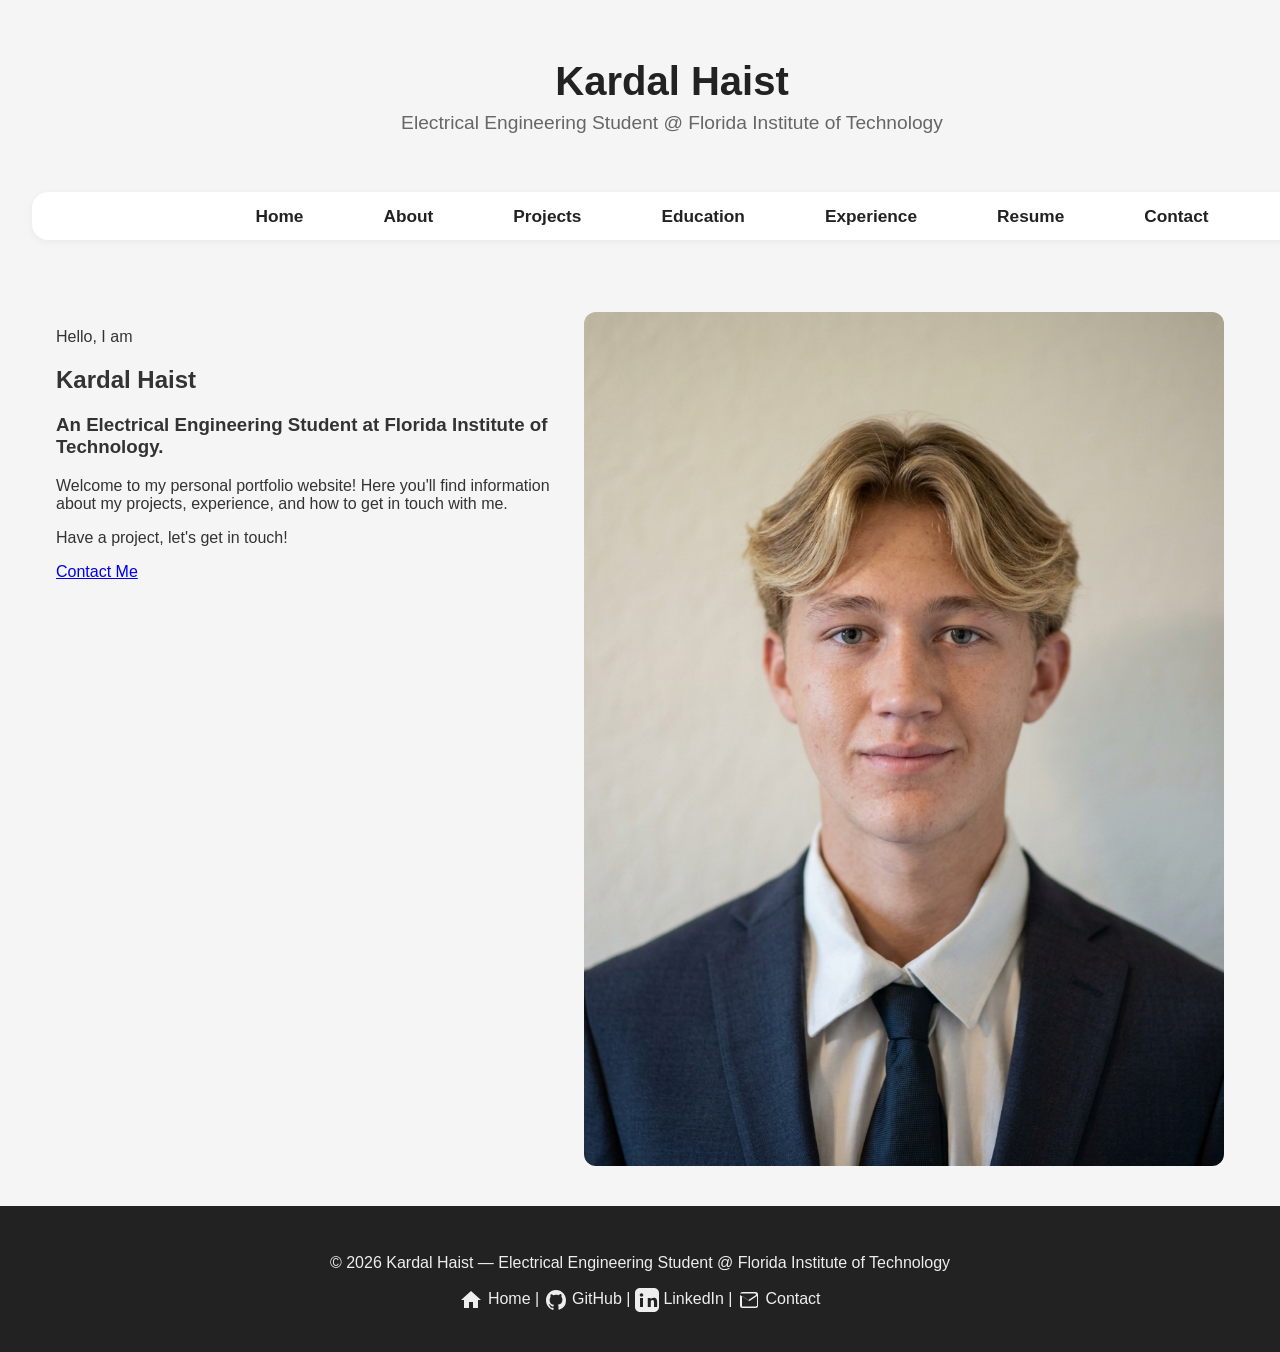
<file: index.html>
<!DOCTYPE html>
<html lang="en">
<head>
  <meta charset="UTF-8">
  <meta name="viewport" content="width=device-width, initial-scale=1.0">
  <title>Homepage</title>
  <link rel="stylesheet" href="style.css">
</head>
<body>
  <div class="site-header">
    <div class="site-header-text">
      <p class="site-header-title">Kardal Haist</p>
      <span class="site-header-subtitle">Electrical Engineering Student @ Florida Institute of Technology</span>
    </div>
  </div>
  <nav class="nav-bar">
    <div class="nav-toggle" id="navToggle" aria-label="Open navigation" tabindex="0">
      <span></span>
      <span></span>
      <span></span>
    </div>
    <ul class="nav-tabs" id="navTabs">
      <li><a href="index.html">Home</a></li>
      <li><a href="about.html">About</a></li>
      <li><a href="projects.html">Projects</a></li>
      <li><a href="education.html">Education</a></li>
      <li><a href="experience.html">Experience</a></li>
      <li><a href="resume.html">Resume</a></li>
      <li><a href="contact.html">Contact</a></li>
    </ul>
  </nav>
  <script>
    const navToggle = document.getElementById('navToggle');
    const navTabs = document.getElementById('navTabs');
    navToggle.addEventListener('click', () => {
      navTabs.classList.toggle('open');
      if (window.innerWidth <= 700) {
        document.body.classList.toggle('menu-open', navTabs.classList.contains('open'));
      }
    });
    navToggle.addEventListener('keypress', (e) => {
      if (e.key === 'Enter' || e.key === ' ') {
        navTabs.classList.toggle('open');
      }
    });
    // Optional: close menu on link click (mobile UX)
    navTabs.querySelectorAll('a').forEach(link => {
      link.addEventListener('click', () => {
        if (window.innerWidth <= 700) navTabs.classList.remove('open');
      });
    });
  </script>
  <div class="presentation">
    <div class="intro-text">
      <p>Hello, I am</p>
      <h2>Kardal Haist</h2>
      <h3>An Electrical Engineering Student at Florida Institute of Technology.</h3>
      <p>Welcome to my personal portfolio website! Here you'll find information about my projects, experience, and how to get in touch with me.</p>
      <p>Have a project, let's get in touch!</p>
      <a href="contact.html" class="contact-btn">Contact Me</a>

    </div>
    <img class="profile-pic" src="assets/pictures/pp.jpg" alt="Kardal Haist profile photo">
  </div>
  <footer class="site-footer">
  <p>© 2026 Kardal Haist &mdash; Electrical Engineering Student @ Florida Institute of Technology</p>
  <p>
    <a href="index.html" class="footer-link">
      <svg width="24" height="24" fill="currentColor" viewBox="0 0 24 24" style="vertical-align:middle;"><path d="M10 20v-6h4v6h5v-8h3L12 3 2 12h3v8z"/></svg>
      <span class="footer-link-text">Home</span>
    </a> |
    <a href="https://github.com/KardalHaist" target="_blank" class="footer-link">
      <svg width="24" height="24" fill="currentColor" viewBox="0 0 24 24" style="vertical-align:middle;"><path d="M12 2C6.48 2 2 6.58 2 12.26c0 4.5 2.87 8.32 6.84 9.67.5.09.68-.22.68-.48 0-.24-.01-.87-.01-1.7-2.78.62-3.37-1.36-3.37-1.36-.45-1.18-1.1-1.5-1.1-1.5-.9-.63.07-.62.07-.62 1 .07 1.53 1.05 1.53 1.05.89 1.56 2.34 1.11 2.91.85.09-.66.35-1.11.63-1.37-2.22-.26-4.56-1.14-4.56-5.07 0-1.12.39-2.03 1.03-2.75-.1-.26-.45-1.3.1-2.7 0 0 .84-.28 2.75 1.05A9.38 9.38 0 0 1 12 6.84c.85.004 1.71.12 2.51.35 1.91-1.33 2.75-1.05 2.75-1.05.55 1.4.2 2.44.1 2.7.64.72 1.03 1.63 1.03 2.75 0 3.94-2.34 4.81-4.57 5.07.36.32.68.94.68 1.9 0 1.37-.01 2.47-.01 2.81 0 .27.18.58.69.48A10.01 10.01 0 0 0 22 12.26C22 6.58 17.52 2 12 2z"/></svg>
      <span class="footer-link-text">GitHub</span>
    </a> |
    <a href="https://www.linkedin.com/in/kardal-haist/" target="_blank" class="footer-link">
      <svg width="24" height="24" fill="currentColor" viewBox="0 0 24 24" style="vertical-align:middle;"><path d="M19 0h-14c-2.76 0-5 2.24-5 5v14c0 2.76 2.24 5 5 5h14c2.76 0 5-2.24 5-5v-14c0-2.76-2.24-5-5-5zm-11 19h-3v-9h3v9zm-1.5-10.28c-.97 0-1.75-.79-1.75-1.75s.78-1.75 1.75-1.75 1.75.79 1.75 1.75-.78 1.75-1.75 1.75zm15.5 10.28h-3v-4.5c0-1.08-.02-2.47-1.5-2.47-1.5 0-1.73 1.17-1.73 2.39v4.58h-3v-9h2.89v1.23h.04c.4-.75 1.38-1.54 2.84-1.54 3.04 0 3.6 2 3.6 4.59v4.72z"/></svg>
      <span class="footer-link-text">LinkedIn</span>
    </a> |
    <a href="contact.html" class="footer-link">
      <svg width="24" height="24" fill="currentColor" viewBox="0 0 24 24" style="vertical-align:middle;"><path d="M21 6.5a2.5 2.5 0 0 0-2.5-2.5h-13A2.5 2.5 0 0 0 3 6.5v11A2.5 2.5 0 0 0 5.5 20h13a2.5 2.5 0 0 0 2.5-2.5v-11zm-2.5-.5a.5.5 0 0 1 .5.5v.379l-8 5.333-8-5.333V6a.5.5 0 0 1 .5-.5h15zm.5 12a.5.5 0 0 1-.5.5h-13a.5.5 0 0 1-.5-.5V8.121l7.5 5 7.5-5V18z"/></svg>
      <span class="footer-link-text">Contact</span>
    </a>
  </p>
</footer>
</body>
</html>
</file>
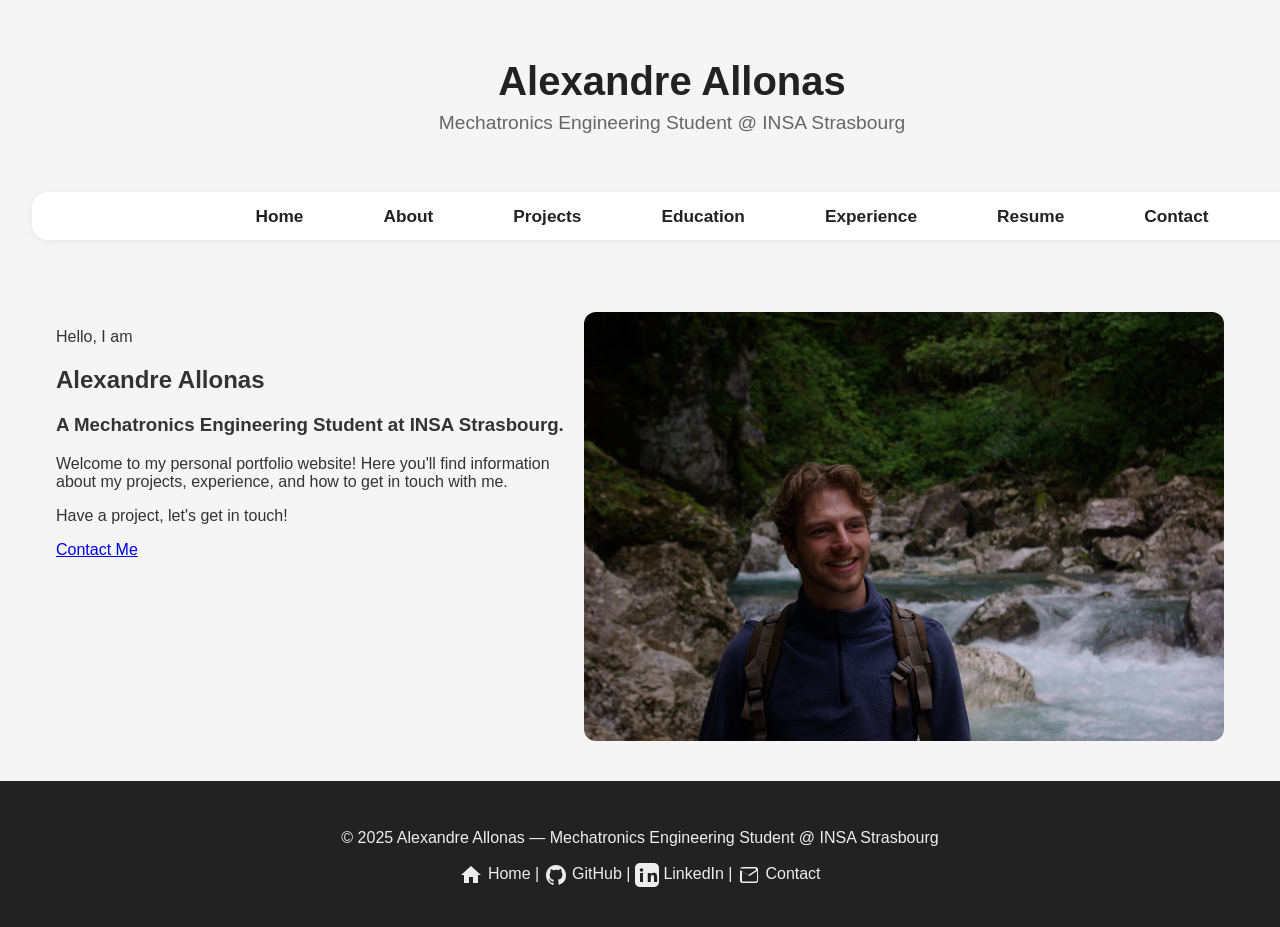
<file: .github/index.html>
<!DOCTYPE html>
<html lang="en">
<head>
  <meta charset="UTF-8">
  <meta name="viewport" content="width=device-width, initial-scale=1.0">
  <title>Homepage</title>
  <link rel="stylesheet" href="style.css">
</head>
<body>
  <div class="site-header">
    <div class="site-header-text">
      <p class="site-header-title">Alexandre Allonas</p>
      <span class="site-header-subtitle">Mechatronics Engineering Student @ INSA Strasbourg</span>
    </div>
  </div>
  <nav class="nav-bar">
    <div class="nav-toggle" id="navToggle" aria-label="Open navigation" tabindex="0">
      <span></span>
      <span></span>
      <span></span>
    </div>
    <ul class="nav-tabs" id="navTabs">
      <li><a href="index.html">Home</a></li>
      <li><a href="about.html">About</a></li>
      <li><a href="projects.html">Projects</a></li>
      <li><a href="education.html">Education</a></li>
      <li><a href="experience.html">Experience</a></li>
      <li><a href="resume.html">Resume</a></li>
      <li><a href="contact.html">Contact</a></li>
    </ul>
  </nav>
  <script>
    const navToggle = document.getElementById('navToggle');
    const navTabs = document.getElementById('navTabs');
    navToggle.addEventListener('click', () => {
      navTabs.classList.toggle('open');
      if (window.innerWidth <= 700) {
        document.body.classList.toggle('menu-open', navTabs.classList.contains('open'));
      }
    });
    navToggle.addEventListener('keypress', (e) => {
      if (e.key === 'Enter' || e.key === ' ') {
        navTabs.classList.toggle('open');
      }
    });
    // Optional: close menu on link click (mobile UX)
    navTabs.querySelectorAll('a').forEach(link => {
      link.addEventListener('click', () => {
        if (window.innerWidth <= 700) navTabs.classList.remove('open');
      });
    });
  </script>
  <div class="presentation">
    <div class="intro-text">
      <p>Hello, I am</p>
      <h2>Alexandre Allonas</h2>
      <h3>A Mechatronics Engineering Student at INSA Strasbourg.</h3>
      <p>Welcome to my personal portfolio website! Here you'll find information about my projects, experience, and how to get in touch with me.</p>
      <p>Have a project, let's get in touch!</p>
      <a href="contact.html" class="contact-btn">Contact Me</a>

    </div>
    <img class="profile-pic" src="assets/pictures/pp.jpg" alt="Alexandre Allonas profile photo">
  </div>
  <footer class="site-footer">
  <p>© 2025 Alexandre Allonas &mdash; Mechatronics Engineering Student @ INSA Strasbourg</p>
  <p>
    <a href="index.html" class="footer-link">
      <svg width="24" height="24" fill="currentColor" viewBox="0 0 24 24" style="vertical-align:middle;"><path d="M10 20v-6h4v6h5v-8h3L12 3 2 12h3v8z"/></svg>
      <span class="footer-link-text">Home</span>
    </a> |
    <a href="https://github.com/aallonas" target="_blank" class="footer-link">
      <svg width="24" height="24" fill="currentColor" viewBox="0 0 24 24" style="vertical-align:middle;"><path d="M12 2C6.48 2 2 6.58 2 12.26c0 4.5 2.87 8.32 6.84 9.67.5.09.68-.22.68-.48 0-.24-.01-.87-.01-1.7-2.78.62-3.37-1.36-3.37-1.36-.45-1.18-1.1-1.5-1.1-1.5-.9-.63.07-.62.07-.62 1 .07 1.53 1.05 1.53 1.05.89 1.56 2.34 1.11 2.91.85.09-.66.35-1.11.63-1.37-2.22-.26-4.56-1.14-4.56-5.07 0-1.12.39-2.03 1.03-2.75-.1-.26-.45-1.3.1-2.7 0 0 .84-.28 2.75 1.05A9.38 9.38 0 0 1 12 6.84c.85.004 1.71.12 2.51.35 1.91-1.33 2.75-1.05 2.75-1.05.55 1.4.2 2.44.1 2.7.64.72 1.03 1.63 1.03 2.75 0 3.94-2.34 4.81-4.57 5.07.36.32.68.94.68 1.9 0 1.37-.01 2.47-.01 2.81 0 .27.18.58.69.48A10.01 10.01 0 0 0 22 12.26C22 6.58 17.52 2 12 2z"/></svg>
      <span class="footer-link-text">GitHub</span>
    </a> |
    <a href="https://linkedin.com/in/alexandre-allonas-ba664b207" target="_blank" class="footer-link">
      <svg width="24" height="24" fill="currentColor" viewBox="0 0 24 24" style="vertical-align:middle;"><path d="M19 0h-14c-2.76 0-5 2.24-5 5v14c0 2.76 2.24 5 5 5h14c2.76 0 5-2.24 5-5v-14c0-2.76-2.24-5-5-5zm-11 19h-3v-9h3v9zm-1.5-10.28c-.97 0-1.75-.79-1.75-1.75s.78-1.75 1.75-1.75 1.75.79 1.75 1.75-.78 1.75-1.75 1.75zm15.5 10.28h-3v-4.5c0-1.08-.02-2.47-1.5-2.47-1.5 0-1.73 1.17-1.73 2.39v4.58h-3v-9h2.89v1.23h.04c.4-.75 1.38-1.54 2.84-1.54 3.04 0 3.6 2 3.6 4.59v4.72z"/></svg>
      <span class="footer-link-text">LinkedIn</span>
    </a> |
    <a href="contact.html" class="footer-link">
      <svg width="24" height="24" fill="currentColor" viewBox="0 0 24 24" style="vertical-align:middle;"><path d="M21 6.5a2.5 2.5 0 0 0-2.5-2.5h-13A2.5 2.5 0 0 0 3 6.5v11A2.5 2.5 0 0 0 5.5 20h13a2.5 2.5 0 0 0 2.5-2.5v-11zm-2.5-.5a.5.5 0 0 1 .5.5v.379l-8 5.333-8-5.333V6a.5.5 0 0 1 .5-.5h15zm.5 12a.5.5 0 0 1-.5.5h-13a.5.5 0 0 1-.5-.5V8.121l7.5 5 7.5-5V18z"/></svg>
      <span class="footer-link-text">Contact</span>
    </a>
  </p>
</footer>
</body>
</html>
</file>
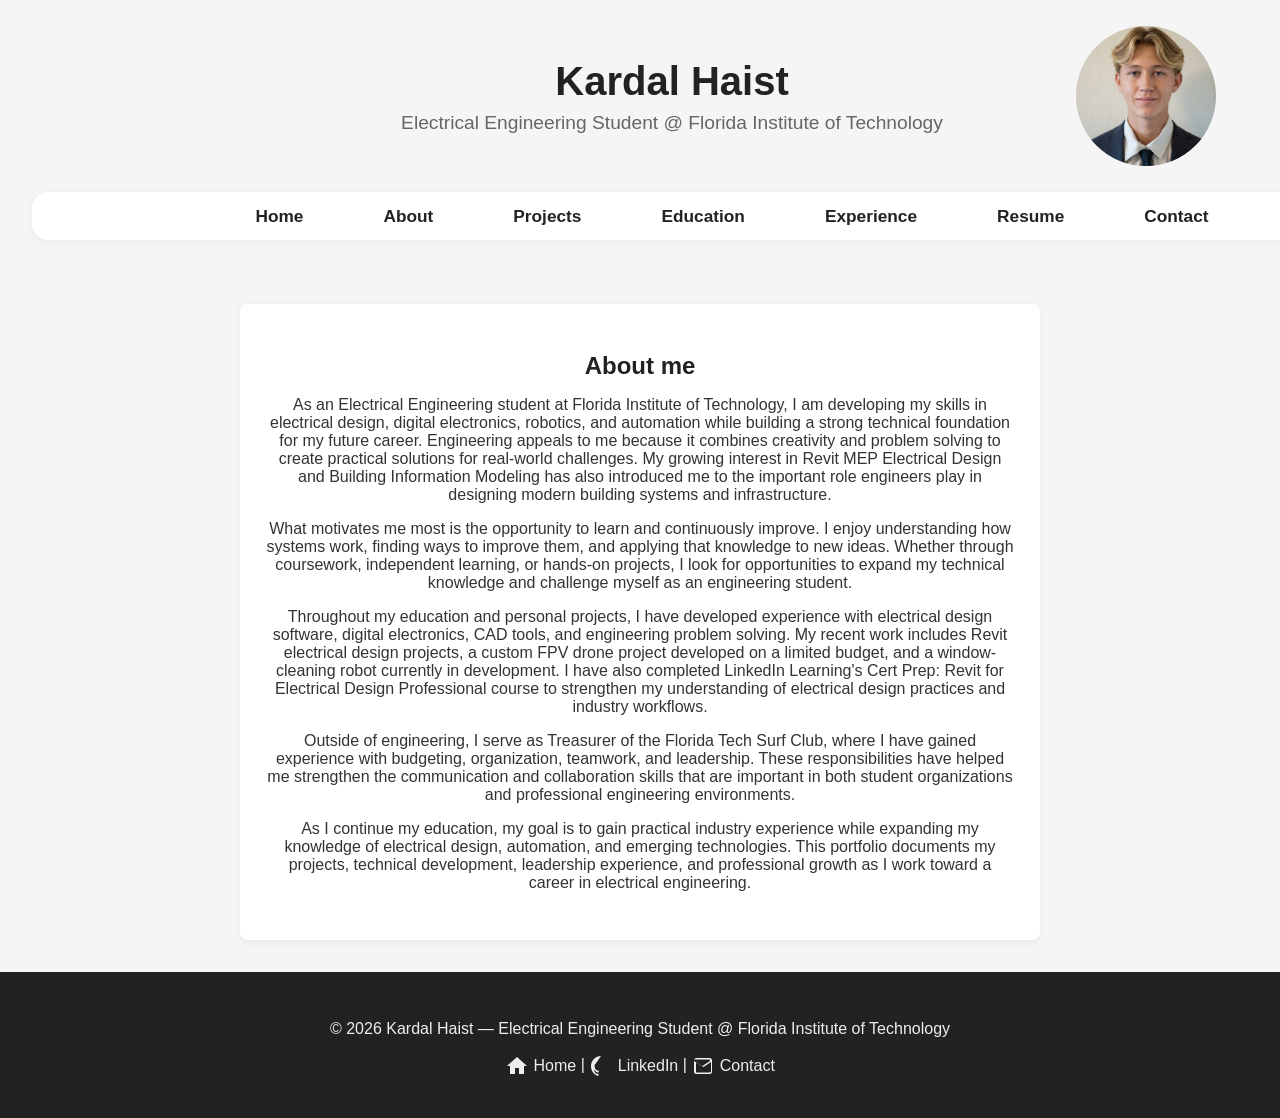
<file: about.html>
<!DOCTYPE html>
<html lang="en">
<head>
  <meta charset="UTF-8">
  <meta name="viewport" content="width=device-width, initial-scale=1.0">
  <title>About</title>
  <link rel="stylesheet" href="style.css">
</head>
<body>
  <div class="site-header">
    <div class="site-header-text">
      <p class="site-header-title">Kardal Haist</p>
      <span class="site-header-subtitle">Electrical Engineering Student @ Florida Institute of Technology</span>
    </div>
    <a href="index.html">
      <img class="site-header-profile-picture" src="assets/pictures/pp.jpg" alt="Profile picture of Kardal Haist">
    </a>
  </div>
  <nav class="nav-bar">
    <div class="nav-toggle" id="navToggle" aria-label="Open navigation" tabindex="0">
      <span></span>
      <span></span>
      <span></span>
    </div>
    <ul class="nav-tabs" id="navTabs">
      <li><a href="index.html">Home</a></li>
      <li><a href="about.html">About</a></li>
      <li><a href="projects.html">Projects</a></li>
      <li><a href="education.html">Education</a></li>
      <li><a href="experience.html">Experience</a></li>
      <li><a href="resume.html">Resume</a></li>
      <li><a href="contact.html">Contact</a></li>
    </ul>
  </nav>
  <script>
    const navToggle = document.getElementById('navToggle');
    const navTabs = document.getElementById('navTabs');
    navToggle.addEventListener('click', () => {
      navTabs.classList.toggle('open');
      if (window.innerWidth <= 700) {
        document.body.classList.toggle('menu-open', navTabs.classList.contains('open'));
      }
    });
    navToggle.addEventListener('keypress', (e) => {
      if (e.key === 'Enter' || e.key === ' ') {
        navTabs.classList.toggle('open');
      }
    });
    navTabs.querySelectorAll('a').forEach(link => {
      link.addEventListener('click', () => {
        if (window.innerWidth <= 700) navTabs.classList.remove('open');
      });
    });
  </script>
  <div class="about-section">
    <h1 class="about-title">About me</h1>
    <p class="about-text">
     As an Electrical Engineering student at Florida Institute of Technology, I am developing my skills in electrical design, digital electronics, robotics, and automation while building a strong technical foundation for my future career. Engineering appeals to me because it combines creativity and problem solving to create practical solutions for real-world challenges. My growing interest in Revit MEP Electrical Design and Building Information Modeling has also introduced me to the important role engineers play in designing modern building systems and infrastructure.
    </p>
    <p>
      What motivates me most is the opportunity to learn and continuously improve. I enjoy understanding how systems work, finding ways to improve them, and applying that knowledge to new ideas. Whether through coursework, independent learning, or hands-on projects, I look for opportunities to expand my technical knowledge and challenge myself as an engineering student.
    </p>
    <p>
      Throughout my education and personal projects, I have developed experience with electrical design software, digital electronics, CAD tools, and engineering problem solving. My recent work includes Revit electrical design projects, a custom FPV drone project developed on a limited budget, and a window-cleaning robot currently in development. I have also completed LinkedIn Learning's Cert Prep: Revit for Electrical Design Professional course to strengthen my understanding of electrical design practices and industry workflows.
    </p>
    <p>
      Outside of engineering, I serve as Treasurer of the Florida Tech Surf Club, where I have gained experience with budgeting, organization, teamwork, and leadership. These responsibilities have helped me strengthen the communication and collaboration skills that are important in both student organizations and professional engineering environments.
    <p>
      As I continue my education, my goal is to gain practical industry experience while expanding my knowledge of electrical design, automation, and emerging technologies. This portfolio documents my projects, technical development, leadership experience, and professional growth as I work toward a career in electrical engineering.
  </div>
  <footer class="site-footer">
    <p>© 2026 Kardal Haist &mdash; Electrical Engineering Student @ Florida Institute of Technology</p>
    <p>
      <a href="index.html" class="footer-link">
        <svg width="24" height="24" fill="currentColor" viewBox="0 0 24 24" style="vertical-align:middle;"><path d="M10 20v-6h4v6h5v-8h3L12 3 2 12h3v8z"/></svg>
        <span class="footer-link-text">Home</span>
      </a> |
      <a href="https://github.com/KardalHaist" target="_blank" class="footer-link">
        <svg width="24" height="24" fill="currentColor" viewBox="0 0 24 24" style="vertical-align:middle;"><path d="M12 2C6.48 2 2 6.58 2 12.26c0 4.5 2.87 8.32 6.84 9.67.5.09.68-.22.68-.48 0-.24-.01-.87-.01-1.7-2.78.62-3.37-1.36-3.37-1.36-.45-1.18-1.1-1.5-1.1-1.5-.9-.63.07-.62.07-.62 1 .07 1.53 1.05 1.53 1.05.89 1.56 2.34 1.11 2.91.85.09-.66.35-1.11.63-1.37-2.22-.26-4.56-1.14-4.56-5.07 0-1.12.39-2.03 1.03-2。
        <svg width="24" height="24" fill="currentColor" viewBox="0 0 24 24" style="vertical-align:middle;"><path d="M19 0h-14c-2.76 0-5 2.24-5 5v14c0 2.76 2.24 5 5 5h14c2.76 0 5-2.24 5-5v-14c0-2.76-2.24-5-5-5zm-11 19h-3v-9h3v9zm-1.5-10.28c-.97 0-1.75-.79-1.75-1.75s.78-1.75 1.75-1.75 1.75.79 1.75 1.75-.78 1.75-1.75 1.75zm15.5 10.28h-3v-4.5c0-1.08-.02-2.47-1.5-2.47-1.5 0-1.73 1.17-1.73 2.39v4.58h-3v-9h2.89v1.23h.04c.4-.75 1.38-1.54 2.84-1.54 3.04 0 3.6 2 3.6 4.59v4.72z"/></svg>
        <span class="footer-link-text">LinkedIn</span>
      </a> |
      <a href="contact.html" class="footer-link">
        <svg width="24" height="24" fill="currentColor" viewBox="0 0 24 24" style="vertical-align:middle;"><path d="M21 6.5a2.5 2.5 0 0 0-2.5-2.5h-13A2.5 2.5 0 0 0 3 6.5v11A2.5 2.5 0 0 0 5.5 20h13a2.5 2.5 0 0 0 2.5-2.5v-11zm-2.5-.5a.5.5 0 0 1 .5.5v.379l-8 5.333-8-5.333V6a.5.5 0 0 1 .5-.5h15zm.5 12a.5.5 0 0 1-.5.5h-13a.5.5 0 0 1-.5-.5V8.121l7.5 5 7.5-5V18z"/></svg>
        <span class="footer-link-text">Contact</span>
      </a>
    </p>
  </footer>
</body>
</html>
</file>
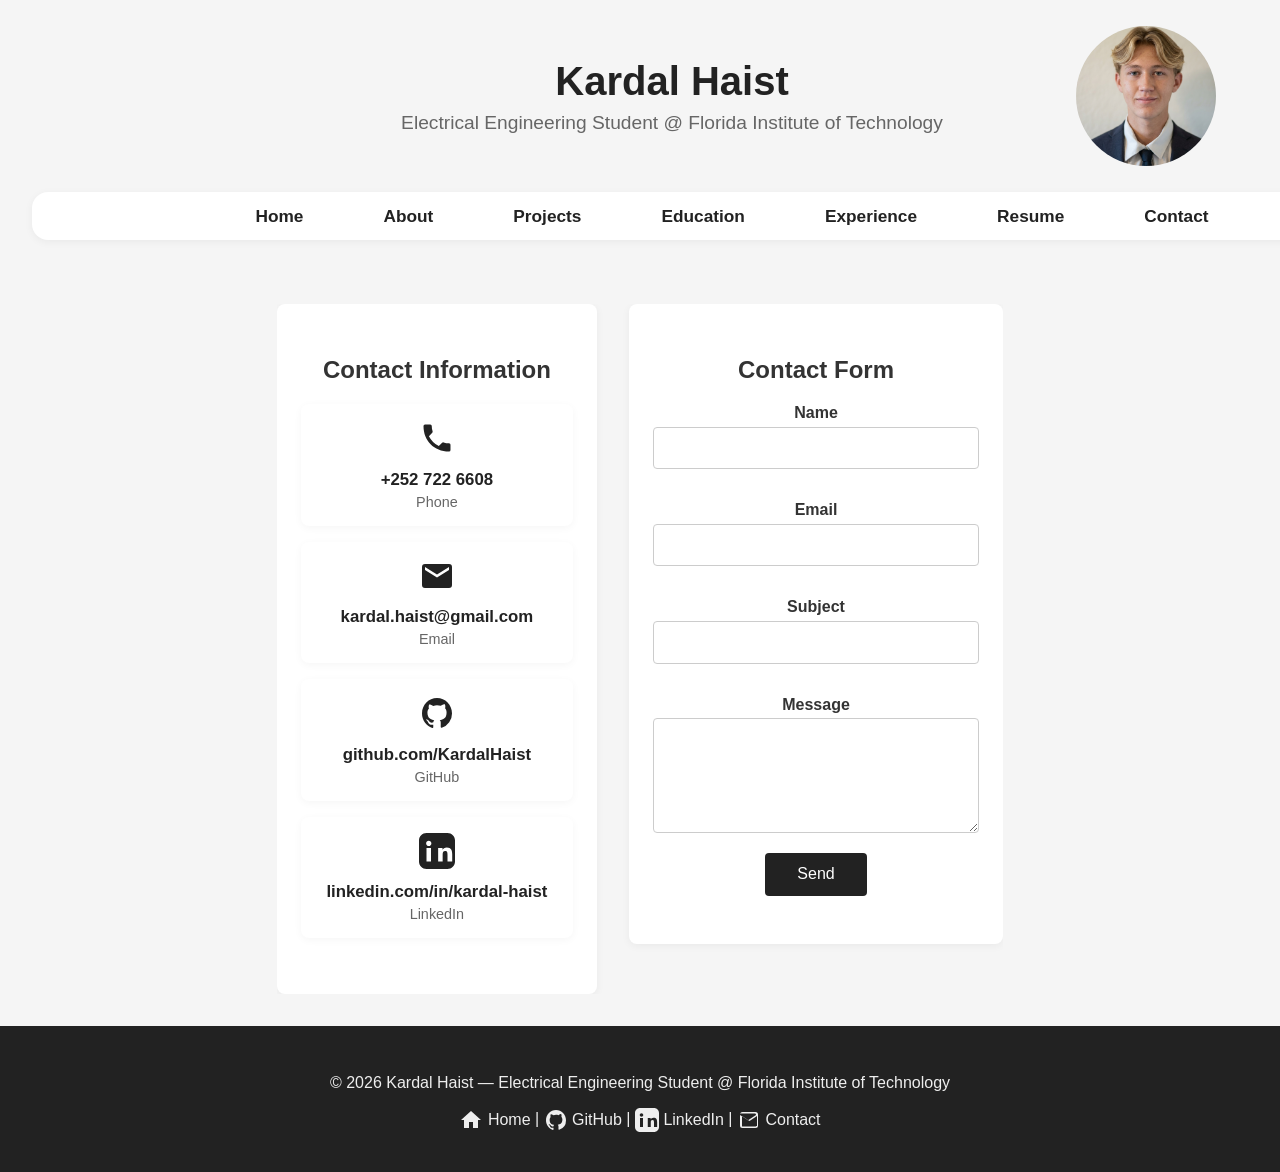
<file: contact.html>
<!DOCTYPE html>
<html lang="en">
<head>
  <meta charset="UTF-8">
  <meta name="viewport" content="width=device-width, initial-scale=1.0">
  <title>Contact</title>
  <link rel="stylesheet" href="style.css">
</head>
<body class="contact-page">
  <div class="site-header">
    <div class="site-header-text">
      <p class="site-header-title">Kardal Haist</p>
      <span class="site-header-subtitle">Electrical Engineering Student @ Florida Institute of Technology</span>
    </div>
    <a href="index.html">
      <img class="site-header-profile-picture" src="assets/pictures/pp.jpg" alt="Profile picture of Kardal Haist">
    </a>
  </div>
  <nav class="nav-bar">
    <div class="nav-toggle" id="navToggle" aria-label="Open navigation" tabindex="0">
      <span></span>
      <span></span>
      <span></span>
    </div>
    <ul class="nav-tabs" id="navTabs">
      <li><a href="index.html">Home</a></li>
      <li><a href="about.html">About</a></li>
      <li><a href="projects.html">Projects</a></li>
      <li><a href="education.html">Education</a></li>
      <li><a href="experience.html">Experience</a></li>
      <li><a href="resume.html">Resume</a></li>
      <li><a href="contact.html">Contact</a></li>
    </ul>
  </nav>
  <div class="page-content">
  <script>
    const navToggle = document.getElementById('navToggle');
    const navTabs = document.getElementById('navTabs');
    navToggle.addEventListener('click', () => {
      navTabs.classList.toggle('open');
      if (window.innerWidth <= 700) {
        document.body.classList.toggle('menu-open', navTabs.classList.contains('open'));
      }
    });
    navToggle.addEventListener('keypress', (e) => {
      if (e.key === 'Enter' || e.key === ' ') {
        navTabs.classList.toggle('open');
      }
    });
    navTabs.querySelectorAll('a').forEach(link => {
      link.addEventListener('click', () => {
        if (window.innerWidth <= 700) navTabs.classList.remove('open');
      });
    });
  </script>
  <div class="contact-sections">
    <section class="contact-info-section">
      <h2>Contact Information</h2>
      <div class="contact-grid">
        <div class="contact-card">
          <a href="tel:+2527226608">
          <div class="card-icon">
            <svg width="36" height="36" viewBox="0 0 24 24" fill="currentColor" aria-hidden="true"><path d="M6.62 10.79a15.05 15.05 0 0 0 6.59 6.59l2.2-2.2a1 1 0 0 1 1.01-.24c1.12.37 2.33.57 3.57.57a1 1 0 0 1 1 1V20a1 1 0 0 1-1 1C10.07 21 3 13.93 3 4a1 1 0 0 1 1-1h3.5a1 1 0 0 1 1 1c0 1.24.2 2.45.57 3.57a1 1 0 0 1-.24 1.01l-2.21 2.21z"/></svg>
          </div>
          </a>
          <div class="card-body">
            <a class="card-link" href="tel:+2527226608">+252 722 6608</a>
            <div class="card-label">Phone</div>
          </div>
        </div>

        <div class="contact-card">
          <a href="mailto:kardal.haist@gmail.com">
          <div class="card-icon">
            <svg width="36" height="36" viewBox="0 0 24 24" fill="currentColor" aria-hidden="true"><path d="M20 4H4a2 2 0 0 0-2 2v12a2 2 0 0 0 2 2h16a2 2 0 0 0 2-2V6a2 2 0 0 0-2-2zm0 4l-8 5-8-5V6l8 5 8-5v2z"/></svg>
          </div>
          </a>
          <div class="card-body">
            <a class="card-link" href="mailto:kardal.haist@gmail.com">kardal.haist@gmail.com</a>
            <div class="card-label">Email</div>
          </div>
        </div>

        <div class="contact-card">
          <a href="https://github.com/KardalHaist" >
          <div class="card-icon">
            <svg width="36" height="36" viewBox="0 0 24 24" fill="currentColor" aria-hidden="true"><path d="M12 2C6.48 2 2 6.58 2 12.26c0 4.5 2.87 8.32 6.84 9.67.5.09.68-.22.68-.48 0-.24-.01-.87-.01-1.7-2.78.62-3.37-1.36-3.37-1.36-.45-1.18-1.1-1.5-1.1-1.5-.9-.63.07-.62.07-.62 1 .07 1.53 1.05 1.53 1.05.89 1.56 2.34 1.11 2.91.85.09-.66.35-1.11.63-1.37-2.22-.26-4.56-1.14-4.56-5.07 0-1.12.39-2.03 1.03-2.75-.1-.26-.45-1.3.1-2.7 0 0 .84-.28 2.75 1.05A9.38 9.38 0 0 1 12 6.84c.85.004 1.71.12 2.51.35 1.91-1.33 2.75-1.05 2.75-1.05.55 1.4.2 2.44.1 2.7.64.72 1.03 1.63 1.03 2.75 0 3.94-2.34 4.81-4.57 5.07.36.32.68.94.68 1.9 0 1.37-.01 2.47-.01 2.81 0 .27.18.58.69.48A10.01 10.01 0 0 0 22 12.26C22 6.58 17.52 2 12 2z"/></svg>
          </div>
          </a>
          <div class="card-body">
            <a class="card-link" href="https://github.com/KardalHaist" target="_blank" rel="noopener noreferrer">github.com/KardalHaist</a>
            <div class="card-label">GitHub</div>
          </div>
        </div>

        <div class="contact-card">
          <a href="https://www.linkedin.com/in/kardal-haist/">
          <div class="card-icon">
            <svg width="36" height="36" viewBox="0 0 24 24" fill="currentColor" aria-hidden="true"><path d="M19 0h-14c-2.76 0-5 2.24-5 5v14c0 2.76 2.24 5 5 5h14c2.76 0 5-2.24 5-5v-14c0-2.76-2.24-5-5-5zm-11 19h-3v-9h3v9zm-1.5-10.28c-.97 0-1.75-.79-1.75-1.75s.78-1.75 1.75-1.75 1.75.79 1.75 1.75-.78 1.75-1.75 1.75zm15.5 10.28h-3v-4.5c0-1.08-.02-2.47-1.5-2.47-1.5 0-1.73 1.17-1.73 2.39v4.58h-3v-9h2.89v1.23h.04c.4-.75 1.38-1.54 2.84-1.54 3.04 0 3.6 2 3.6 4.59v4.72z"/></svg>
          </div>          
          </a>
          <div class="card-body">
            <a class="card-link" href="https://www.linkedin.com/in/kardal-haist/" target="_blank" rel="noopener noreferrer">linkedin.com/in/kardal-haist</a>
            <div class="card-label">LinkedIn</div>
          </div>
        </div>
      </div>
    </section>
    <section class="contact-form-section">
      <h2>Contact Form</h2>
      <form class="contact-form" id="contactForm" action="https://formspree.io/f/mdkwznal" method="POST">
        <!-- Honeypot field to deter bots (should remain hidden) -->
        <input type="text" name="_gotcha" id="_gotcha" style="display:none;" tabindex="-1" autocomplete="off">
        <input type="hidden" name="_subject" value="Website contact form submission">

        <label for="name">Name</label>
        <input type="text" id="name" name="name" required>
        <label for="email">Email</label>
        <input type="email" id="email" name="email" required>
        <label for="subject">Subject</label>
        <input type="text" id="subject" name="subject" required>
        <label for="message">Message</label>
        <textarea id="message" name="message" rows="5" required></textarea>
        <button type="submit">Send</button>

        <!-- status area for JS feedback; with non-JS fallback the browser will navigate to Formspree's success page -->
        <div id="formStatus" class="form-status" role="status" aria-live="polite" style="margin-top:1rem"></div>
      </form>
    </section>
  </div>
  </div>

  <script>
    // AJAX submit handler for Formspree with graceful non-JS fallback
    (function(){
      const form = document.getElementById('contactForm');
      if (!form) return;
      const status = document.getElementById('formStatus');

      form.addEventListener('submit', async (e) => {
        // If form will be submitted without JS, the browser handles it via action attribute
        e.preventDefault();

        // basic visual validation handled by 'required' attributes; additional checks can be added here
        const gotcha = form.querySelector('[name="_gotcha"]').value;
        if (gotcha) {
          // likely a bot
          status.textContent = 'Submission blocked.';
          return;
        }

        const submitBtn = form.querySelector('button[type="submit"]');
        submitBtn.disabled = true;
        status.textContent = 'Sending...';

        try {
          const formData = new FormData(form);
          const res = await fetch(form.action, {
            method: form.method,
            headers: { 'Accept': 'application/json' },
            body: formData
          });

          if (res.ok) {
            form.reset();
            status.style.color = 'green';
            status.textContent = 'Message sent — thank you!';
          } else {
            const data = await res.json().catch(() => ({}));
            status.style.color = 'crimson';
            status.textContent = data.error || 'There was an error sending your message.';
          }
        } catch (err) {
          status.style.color = 'crimson';
          status.textContent = 'Network error. Please try again later.';
        } finally {
          submitBtn.disabled = false;
        }
      });
    })();
  </script>
  <footer class="site-footer">
    <p>© 2026 Kardal Haist &mdash; Electrical Engineering Student @ Florida Institute of Technology</p>
    <p>
      <a href="index.html" class="footer-link">
        <svg width="24" height="24" fill="currentColor" viewBox="0 0 24 24" style="vertical-align:middle;"><path d="M10 20v-6h4v6h5v-8h3L12 3 2 12h3v8z"/></svg>
        <span class="footer-link-text">Home</span>
      </a> |
      <a href="https://github.com/KardalHaist" target="_blank" class="footer-link">
        <svg width="24" height="24" fill="currentColor" viewBox="0 0 24 24" style="vertical-align:middle;"><path d="M12 2C6.48 2 2 6.58 2 12.26c0 4.5 2.87 8.32 6.84 9.67.5.09.68-.22.68-.48 0-.24-.01-.87-.01-1.7-2.78.62-3.37-1.36-3.37-1.36-.45-1.18-1.1-1.5-1.1-1.5-.9-.63.07-.62.07-.62 1 .07 1.53 1.05 1.53 1.05.89 1.56 2.34 1.11 2.91.85.09-.66.35-1.11.63-1.37-2.22-.26-4.56-1.14-4.56-5.07 0-1.12.39-2.03 1.03-2.75-.1-.26-.45-1.3.1-2.7 0 0 .84-.28 2.75 1.05A9.38 9.38 0 0 1 12 6.84c.85.004 1.71.12 2.51.35 1.91-1.33 2.75-1.05 2.75-1.05.55 1.4.2 2.44.1 2.7.64.72 1.03 1.63 1.03 2.75 0 3.94-2.34 4.81-4.57 5.07.36.32.68.94.68 1.9 0 1.37-.01 2.47-.01 2.81 0 .27.18.58.69.48A10.01 10.01 0 0 0 22 12.26C22 6.58 17.52 2 12 2z"/></svg>
        <span class="footer-link-text">GitHub</span>
      </a> |
      <a href="https://www.linkedin.com/in/kardal-haist/" target="_blank" class="footer-link">
        <svg width="24" height="24" fill="currentColor" viewBox="0 0 24 24" style="vertical-align:middle;"><path d="M19 0h-14c-2.76 0-5 2.24-5 5v14c0 2.76 2.24 5 5 5h14c2.76 0 5-2.24 5-5v-14c0-2.76-2.24-5-5-5zm-11 19h-3v-9h3v9zm-1.5-10.28c-.97 0-1.75-.79-1.75-1.75s.78-1.75 1.75-1.75 1.75.79 1.75 1.75-.78 1.75-1.75 1.75zm15.5 10.28h-3v-4.5c0-1.08-.02-2.47-1.5-2.47-1.5 0-1.73 1.17-1.73 2.39v4.58h-3v-9h2.89v1.23h.04c.4-.75 1.38-1.54 2.84-1.54 3.04 0 3.6 2 3.6 4.59v4.72z"/></svg>
        <span class="footer-link-text">LinkedIn</span>
      </a> |
      <a href="contact.html" class="footer-link">
        <svg width="24" height="24" fill="currentColor" viewBox="0 0 24 24" style="vertical-align:middle;"><path d="M21 6.5a2.5 2.5 0 0 0-2.5-2.5h-13A2.5 2.5 0 0 0 3 6.5v11A2.5 2.5 0 0 0 5.5 20h13a2.5 2.5 0 0 0 2.5-2.5v-11zm-2.5-.5a.5.5 0 0 1 .5.5v.379l-8 5.333-8-5.333V6a.5.5 0 0 1 .5-.5h15zm.5 12a.5.5 0 0 1-.5.5h-13a.5.5 0 0 1-.5-.5V8.121l7.5 5 7.5-5V18z"/></svg>
        <span class="footer-link-text">Contact</span>
      </a>
    </p>
  </footer>
</body>
</html>
</file>
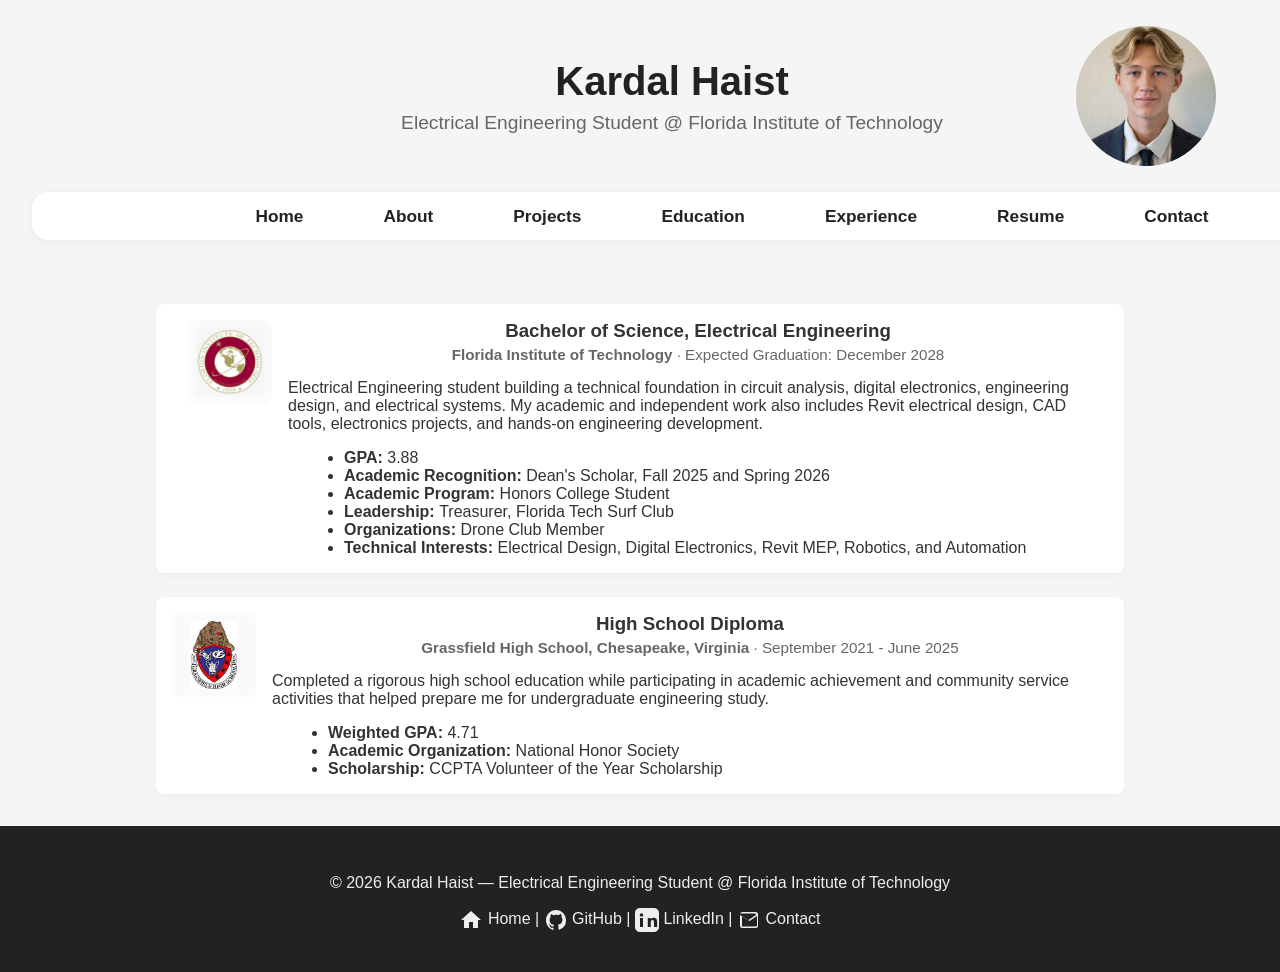
<file: education.html>
<!DOCTYPE html>
<html lang="en">
<head>
  <meta charset="UTF-8">
  <meta name="viewport" content="width=device-width, initial-scale=1.0">
  <title>Education</title>
  <link rel="stylesheet" href="style.css">
</head>
<body>
  <div class="site-header">
    <div class="site-header-text">
      <p class="site-header-title">Kardal Haist</p>
      <span class="site-header-subtitle">Electrical Engineering Student @ Florida Institute of Technology</span>
    </div>
    <a href="index.html">
      <img class="site-header-profile-picture" src="assets/pictures/pp.jpg" alt="Profile picture of Kardal Haist">
    </a>
  </div>
  <nav class="nav-bar">
    <div class="nav-toggle" id="navToggle" aria-label="Open navigation" tabindex="0">
      <span></span>
      <span></span>
      <span></span>
    </div>
    <ul class="nav-tabs" id="navTabs">
      <li><a href="index.html">Home</a></li>
      <li><a href="about.html">About</a></li>
      <li><a href="projects.html">Projects</a></li>
      <li><a href="education.html">Education</a></li>
      <li><a href="experience.html">Experience</a></li>
      <li><a href="resume.html">Resume</a></li>
      <li><a href="contact.html">Contact</a></li>
    </ul>
  </nav>
  <script>
    const navToggle = document.getElementById('navToggle');
    const navTabs = document.getElementById('navTabs');
    navToggle.addEventListener('click', () => {
      navTabs.classList.toggle('open');
      if (window.innerWidth <= 700) {
        document.body.classList.toggle('menu-open', navTabs.classList.contains('open'));
      }
    });
    navToggle.addEventListener('keypress', (e) => {
      if (e.key === 'Enter' || e.key === ' ') {
        navTabs.classList.toggle('open');
      }
    });
    navTabs.querySelectorAll('a').forEach(link => {
      link.addEventListener('click', () => {
        if (window.innerWidth <= 700) navTabs.classList.remove('open');
      });
    });
  </script>

  <section class="education-list" aria-label="Education background">
    
    <article class="education-item">
      <a href="https://www.fit.edu/" target="_blank" rel="noopener noreferrer"></a>
        <img class="edu-logo" src="assets/logos/fit_logo.png" alt="Florida Institute of Technology logo">
      </a>
      <div class="education-content">
        <h3 class="degree">Bachelor of Science, Electrical Engineering</h3>
        <div class="meta"><strong>Florida Institute of Technology</strong> &middot; Expected Graduation: December 2028</div>
        <p>Electrical Engineering student building a technical foundation in circuit analysis, digital electronics, engineering design, and electrical systems. My academic and independent work also includes Revit electrical design, CAD tools, electronics projects, and hands-on engineering development.
        </p>
        <ul>
          <li><strong>GPA: </strong> 3.88</li>
          <li><strong>Academic Recognition: </strong> Dean's Scholar, Fall 2025 and Spring 2026</li>
          <li><strong>Academic Program: </strong> Honors College Student </li>
          <li><strong>Leadership: </strong> Treasurer, Florida Tech Surf Club</li>
          <li><strong>Organizations: </strong> Drone Club Member</li>
          <li><strong>Technical Interests: </strong> Electrical Design, Digital Electronics, Revit MEP, Robotics, and Automation</li>
        </ul>
      </div>
    </article>

    <article class="education-item">
      <a href="https://physique-ingenierie.unistra.fr/formations/masters/physique-appliquee-et-ingenierie-physique/modelisation-numerique-avancee-mna/" target="_blank" rel="noopener noreferrer">
        <img class="edu-logo" src="assets/logos/grassfield_logo.jpg" alt="Physics and Engineering at University of Strasbourg logo">
      </a>
        <div class="education-content">
        <h3 class="degree">High School Diploma</h3>
        <div class="meta"><strong>Grassfield High School, Chesapeake, Virginia </strong> &middot; September 2021 - June 2025</div>
        <p>
          Completed a rigorous high school education while participating in academic achievement and community service activities that helped prepare me for undergraduate engineering study.  
        </p>
        <ul>
          <li><strong>Weighted GPA: </strong> 4.71</li>
          <li><strong>Academic Organization: </strong> National Honor Society</li>
          <li><strong>Scholarship: </strong> CCPTA Volunteer of the Year Scholarship</li>
        

        </ul>
      </div>
    </article>
    
    
  </section>
</body>

<footer class="site-footer">
  <p>© 2026 Kardal Haist &mdash; Electrical Engineering Student @ Florida Institute of Technology</p>
  <p>
    <a href="index.html" class="footer-link">
      <svg width="24" height="24" fill="currentColor" viewBox="0 0 24 24" style="vertical-align:middle;"><path d="M10 20v-6h4v6h5v-8h3L12 3 2 12h3v8z"/></svg>
      <span class="footer-link-text">Home</span>
    </a> |
    <a href="https://github.com/KardalHaist" target="_blank" class="footer-link">
      <svg width="24" height="24" fill="currentColor" viewBox="0 0 24 24" style="vertical-align:middle;"><path d="M12 2C6.48 2 2 6.58 2 12.26c0 4.5 2.87 8.32 6.84 9.67.5.09.68-.22.68-.48 0-.24-.01-.87-.01-1.7-2.78.62-3.37-1.36-3.37-1.36-.45-1.18-1.1-1.5-1.1-1.5-.9-.63.07-.62.07-.62 1 .07 1.53 1.05 1.53 1.05.89 1.56 2.34 1.11 2.91.85.09-.66.35-1.11.63-1.37-2.22-.26-4.56-1.14-4.56-5.07 0-1.12.39-2.03 1.03-2.75-.1-.26-.45-1.3.1-2.7 0 0 .84-.28 2.75 1.05A9.38 9.38 0 0 1 12 6.84c.85.004 1.71.12 2.51.35 1.91-1.33 2.75-1.05 2.75-1.05.55 1.4.2 2.44.1 2.7.64.72 1.03 1.63 1.03 2.75 0 3.94-2.34 4.81-4.57 5.07.36.32.68.94.68 1.9 0 1.37-.01 2.47-.01 2.81 0 .27.18.58.69.48A10.01 10.01 0 0 0 22 12.26C22 6.58 17.52 2 12 2z"/></svg>
      <span class="footer-link-text">GitHub</span>
    </a> |
    <a href="https://www.linkedin.com/in/kardal-haist/" target="_blank" class="footer-link">
      <svg width="24" height="24" fill="currentColor" viewBox="0 0 24 24" style="vertical-align:middle;"><path d="M19 0h-14c-2.76 0-5 2.24-5 5v14c0 2.76 2.24 5 5 5h14c2.76 0 5-2.24 5-5v-14c0-2.76-2.24-5-5-5zm-11 19h-3v-9h3v9zm-1.5-10.28c-.97 0-1.75-.79-1.75-1.75s.78-1.75 1.75-1.75 1.75.79 1.75 1.75-.78 1.75-1.75 1.75zm15.5 10.28h-3v-4.5c0-1.08-.02-2.47-1.5-2.47-1.5 0-1.73 1.17-1.73 2.39v4.58h-3v-9h2.89v1.23h.04c.4-.75 1.38-1.54 2.84-1.54 3.04 0 3.6 2 3.6 4.59v4.72z"/></svg>
      <span class="footer-link-text">LinkedIn</span>
    </a> |
    <a href="contact.html" class="footer-link">
      <svg width="24" height="24" fill="currentColor" viewBox="0 0 24 24" style="vertical-align:middle;"><path d="M21 6.5a2.5 2.5 0 0 0-2.5-2.5h-13A2.5 2.5 0 0 0 3 6.5v11A2.5 2.5 0 0 0 5.5 20h13a2.5 2.5 0 0 0 2.5-2.5v-11zm-2.5-.5a.5.5 0 0 1 .5.5v.379l-8 5.333-8-5.333V6a.5.5 0 0 1 .5-.5h15zm.5 12a.5.5 0 0 1-.5.5h-13a.5.5 0 0 1-.5-.5V8.121l7.5 5 7.5-5V18z"/></svg>
      <span class="footer-link-text">Contact</span>
    </a>
  </p>
</footer>
</html>
</file>
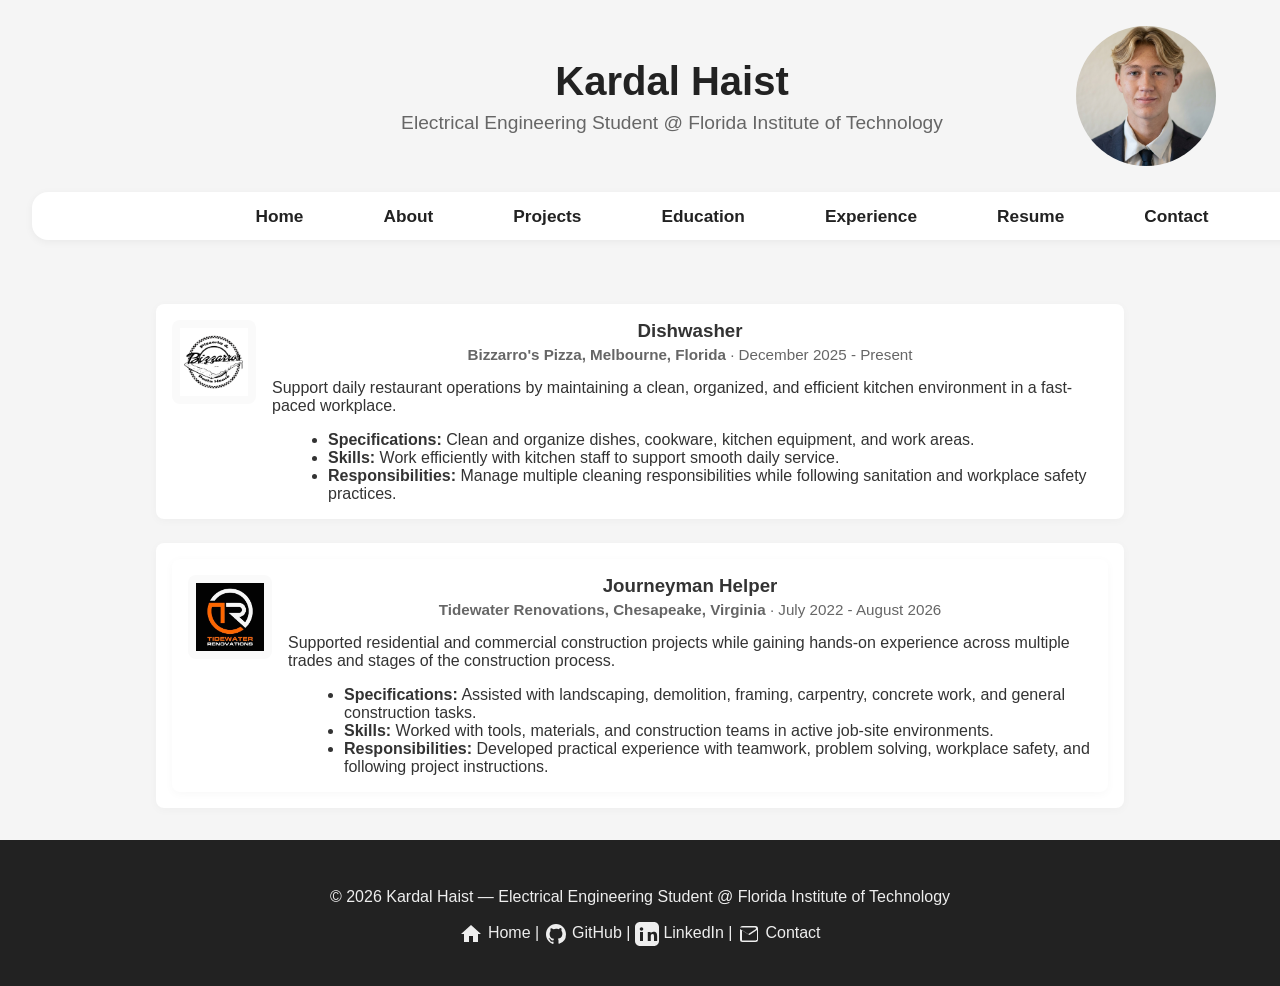
<file: experience.html>
<!DOCTYPE html>
<html lang="en">
<head>
  <meta charset="UTF-8">
  <meta name="viewport" content="width=device-width, initial-scale=1.0">
  <title>Experience</title>
  <link rel="stylesheet" href="style.css">
</head>
<body>
  <div class="site-header">
    <div class="site-header-text">
      <p class="site-header-title">Kardal Haist</p>
      <span class="site-header-subtitle">Electrical Engineering Student @ Florida Institute of Technology</span>
    </div>
    <a href="index.html">
      <img class="site-header-profile-picture" src="assets/pictures/pp.jpg" alt="Profile picture of Kardal Haist">
    </a>
  </div>
  <nav class="nav-bar">
    <div class="nav-toggle" id="navToggle" aria-label="Open navigation" tabindex="0">
      <span></span>
      <span></span>
      <span></span>
    </div>
    <ul class="nav-tabs" id="navTabs">
      <li><a href="index.html">Home</a></li>
      <li><a href="about.html">About</a></li>
      <li><a href="projects.html">Projects</a></li>
      <li><a href="education.html">Education</a></li>
      <li><a href="experience.html">Experience</a></li>
      <li><a href="resume.html">Resume</a></li>
      <li><a href="contact.html">Contact</a></li>
    </ul>
  </nav>
  <script>
  const navToggle = document.getElementById('navToggle');
  const navTabs = document.getElementById('navTabs');

  navToggle.addEventListener('click', () => {
    navTabs.classList.toggle('open');
    if (window.innerWidth <= 700) {
      document.body.classList.toggle('menu-open', navTabs.classList.contains('open'));
    }
  });
  </script>

  <section class="experience-list" aria-label="Internship experience list">

    <article class="experience-item">

<a href="#" aria-label="Bizzarro's Pizza">

<img class="company-logo" src="assets/logos/bizzarros_logo.jpg" alt="Bizzarro's Pizza"> </a>
      
      <div class="experience-content">
        <h3 class="role">Dishwasher</h3>
        <div class="meta"><strong>Bizzarro's Pizza, Melbourne, Florida</strong> &middot; December 2025 - Present</div>
        <p>Support daily restaurant operations by maintaining a clean, organized, and efficient kitchen environment in a fast-paced workplace.</p>
        <ul>
          <li><strong>Specifications: </strong> Clean and organize dishes, cookware, kitchen equipment, and work areas.</li>
          <li><strong>Skills: </strong> Work efficiently with kitchen staff to support smooth daily service.</li>
          <li><strong>Responsibilities: </strong> Manage multiple cleaning responsibilities while following sanitation and workplace safety practices.</li>
          
        </ul>
      </div>
    </article>

    <article class="experience-item">
      <article class="experience-item">

<a href="#" aria-label="Tidewater Renovations">

<img class="company-logo" src="assets/logos/tidewater_renovations_logo.webp" alt="Tidewater Renovations"> </a>
      <div class="experience-content">
        <h3 class="role">Journeyman Helper</h3>
        <div class="meta"><strong>Tidewater Renovations, Chesapeake, Virginia</strong> &middot; July 2022 - August 2026</div>
        <p>Supported residential and commercial construction projects while gaining hands-on experience across multiple trades and stages of the construction process.</p>
        <ul>
          <li><strong>Specifications:</strong> Assisted with landscaping, demolition, framing, carpentry, concrete work, and general construction tasks.</li>
          <li><strong>Skills: </strong> Worked with tools, materials, and construction teams in active job-site environments.</li>
          <li><strong>Responsibilities: </strong> Developed practical experience with teamwork, problem solving, workplace safety, and following project instructions.</li>
          
        </ul>
      </div>
    </article>

    
  </section>
  <footer class="site-footer">
    <p>© 2026 Kardal Haist &mdash; Electrical Engineering Student @ Florida Institute of Technology</p>
    <p>
      <a href="index.html" class="footer-link">
        <svg width="24" height="24" fill="currentColor" viewBox="0 0 24 24" style="vertical-align:middle;"><path d="M10 20v-6h4v6h5v-8h3L12 3 2 12h3v8z"/></svg>
        <span class="footer-link-text">Home</span>
      </a> |
      <a href="https://github.com/KardalHaist" target="_blank" class="footer-link">
        <svg width="24" height="24" fill="currentColor" viewBox="0 0 24 24" style="vertical-align:middle;"><path d="M12 2C6.48 2 2 6.58 2 12.26c0 4.5 2.87 8.32 6.84 9.67.5.09.68-.22.68-.48 0-.24-.01-.87-.01-1.7-2.78.62-3.37-1.36-3.37-1.36-.45-1.18-1.1-1.5-1.1-1.5-.9-.63.07-.62.07-.62 1 .07 1.53 1.05 1.53 1.05.89 1.56 2.34 1.11 2.91.85.09-.66.35-1.11.63-1.37-2.22-.26-4.56-1.14-4.56-5.07 0-1.12.39-2.03 1.03-2.75-.1-.26-.45-1.3.1-2.7 0 0 .84-.28 2.75 1.05A9.38 9.38 0 0 1 12 6.84c.85.004 1.71.12 2.51.35 1.91-1.33 2.75-1.05 2.75-1.05.55 1.4.2 2.44.1 2.7.64.72 1.03 1.63 1.03 2.75 0 3.94-2.34 4.81-4.57 5.07.36.32.68.94.68 1.9 0 1.37-.01 2.47-.01 2.81 0 .27.18.58.69.48A10.01 10.01 0 0 0 22 12.26C22 6.58 17.52 2 12 2z"/></svg>
        <span class="footer-link-text">GitHub</span>
      </a> |
      <a href="https://www.linkedin.com/in/kardal-haist/" target="_blank" class="footer-link">
        <svg width="24" height="24" fill="currentColor" viewBox="0 0 24 24" style="vertical-align:middle;"><path d="M19 0h-14c-2.76 0-5 2.24-5 5v14c0 2.76 2.24 5 5 5h14c2.76 0 5-2.24 5-5v-14c0-2.76-2.24-5-5-5zm-11 19h-3v-9h3v9zm-1.5-10.28c-.97 0-1.75-.79-1.75-1.75s.78-1.75 1.75-1.75 1.75.79 1.75 1.75-.78 1.75-1.75 1.75zm15.5 10.28h-3v-4.5c0-1.08-.02-2.47-1.5-2.47-1.5 0-1.73 1.17-1.73 2.39v4.58h-3v-9h2.89v1.23h.04c.4-.75 1.38-1.54 2.84-1.54 3.04 0 3.6 2 3.6 4.59v4.72z"/></svg>
        <span class="footer-link-text">LinkedIn</span>
      </a> |
      <a href="contact.html" class="footer-link">
        <svg width="24" height="24" fill="currentColor" viewBox="0 0 24 24" style="vertical-align:middle;"><path d="M21 6.5a2.5 2.5 0 0 0-2.5-2.5h-13A2.5 2.5 0 0 0 3 6.5v11A2.5 2.5 0 0 0 5.5 20h13a2.5 2.5 0 0 0 2.5-2.5v-11zm-2.5-.5a.5.5 0 0 1 .5.5v.379l-8 5.333-8-5.333V6a.5.5 0 0 1 .5-.5h15zm.5 12a.5.5 0 0 1-.5.5h-13a.5.5 0 0 1-.5-.5V8.121l7.5 5 7.5-5V18z"/></svg>
        <span class="footer-link-text">Contact</span>
      </a>
    </p>
  </footer>
</body>
</html>
</file>
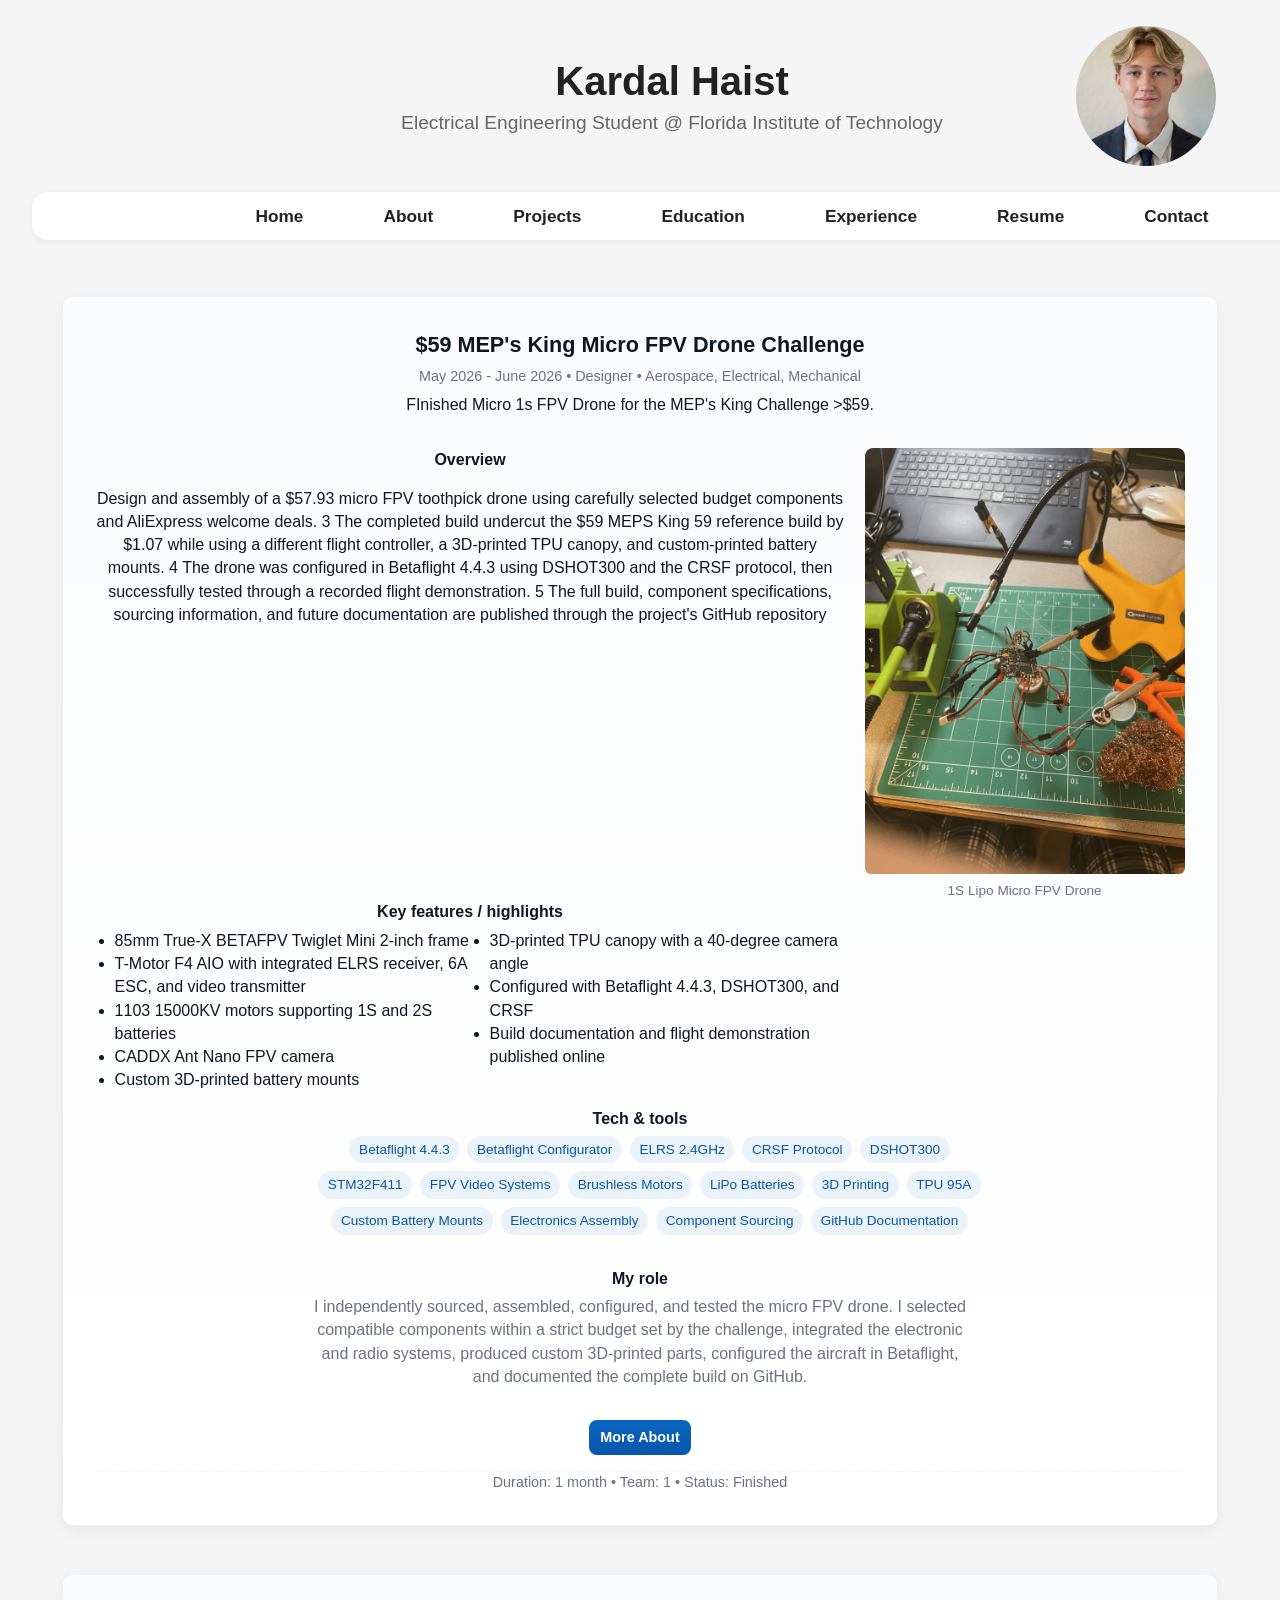
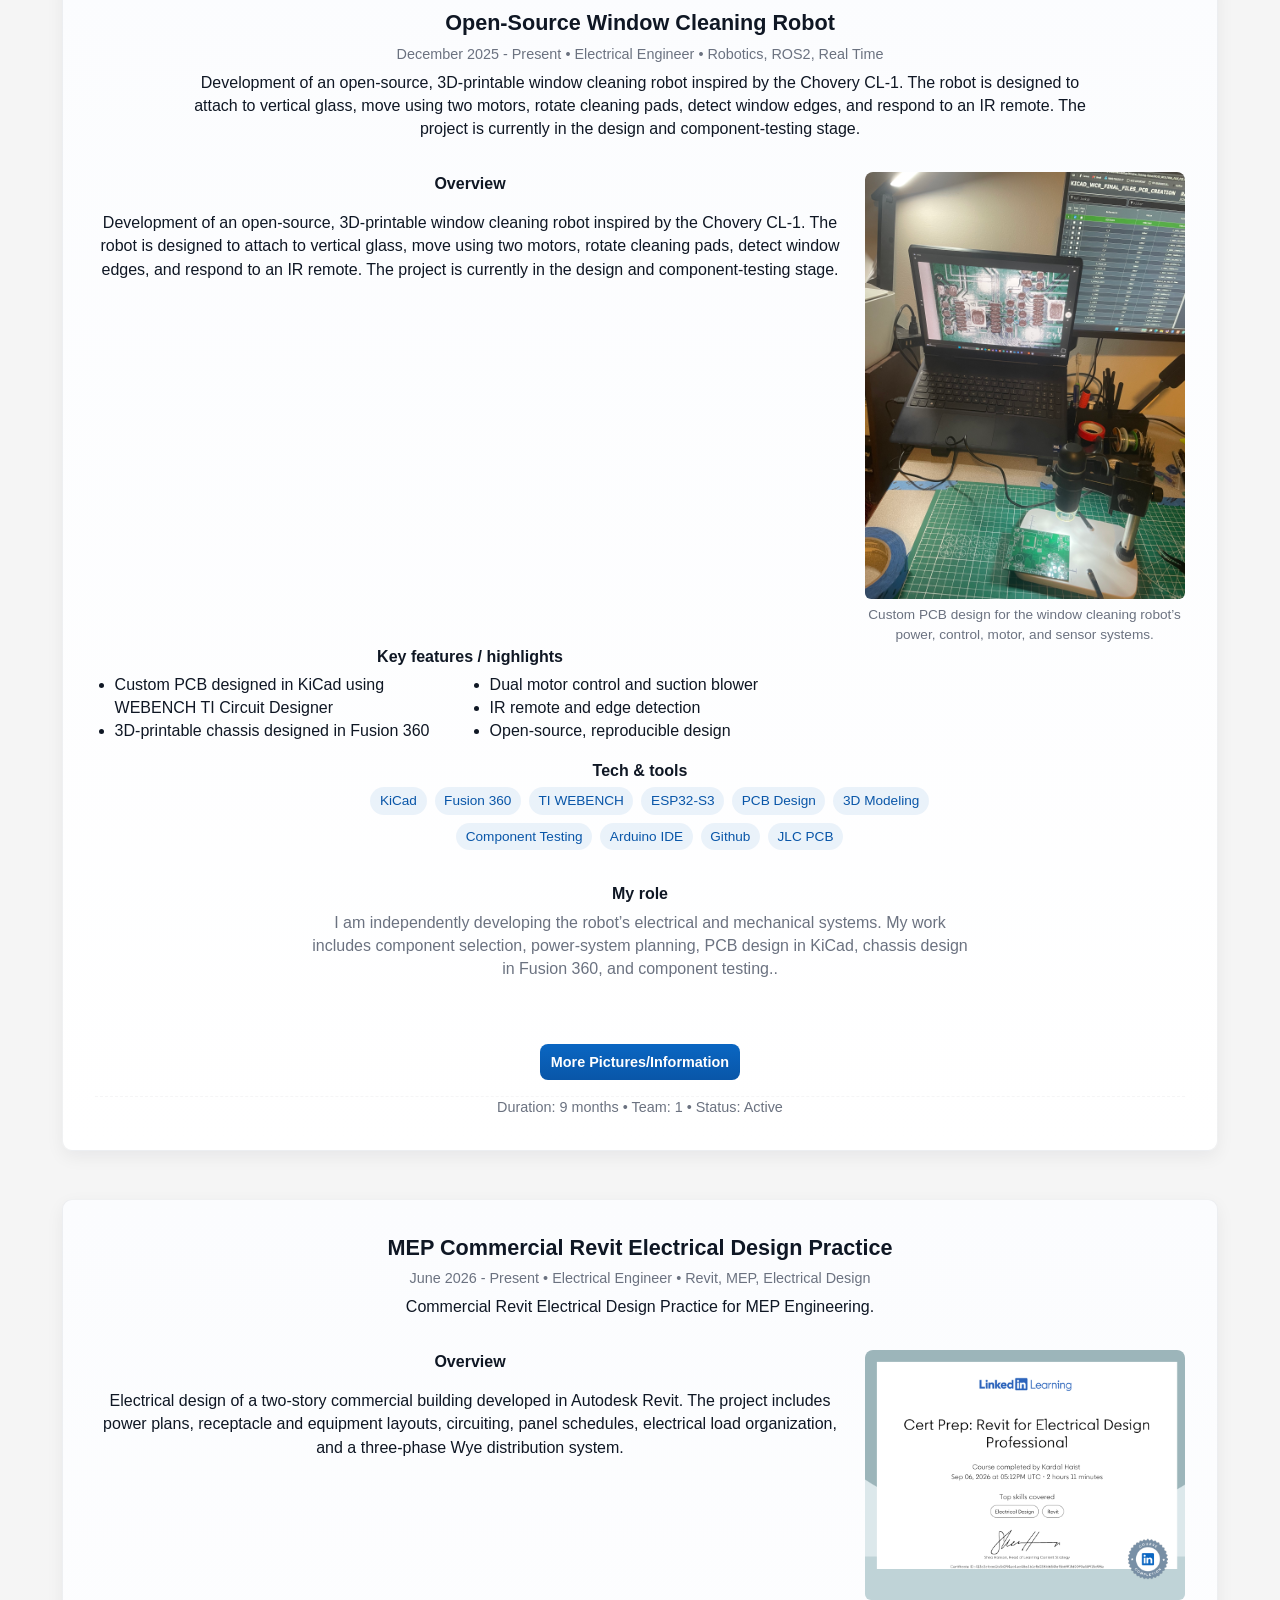
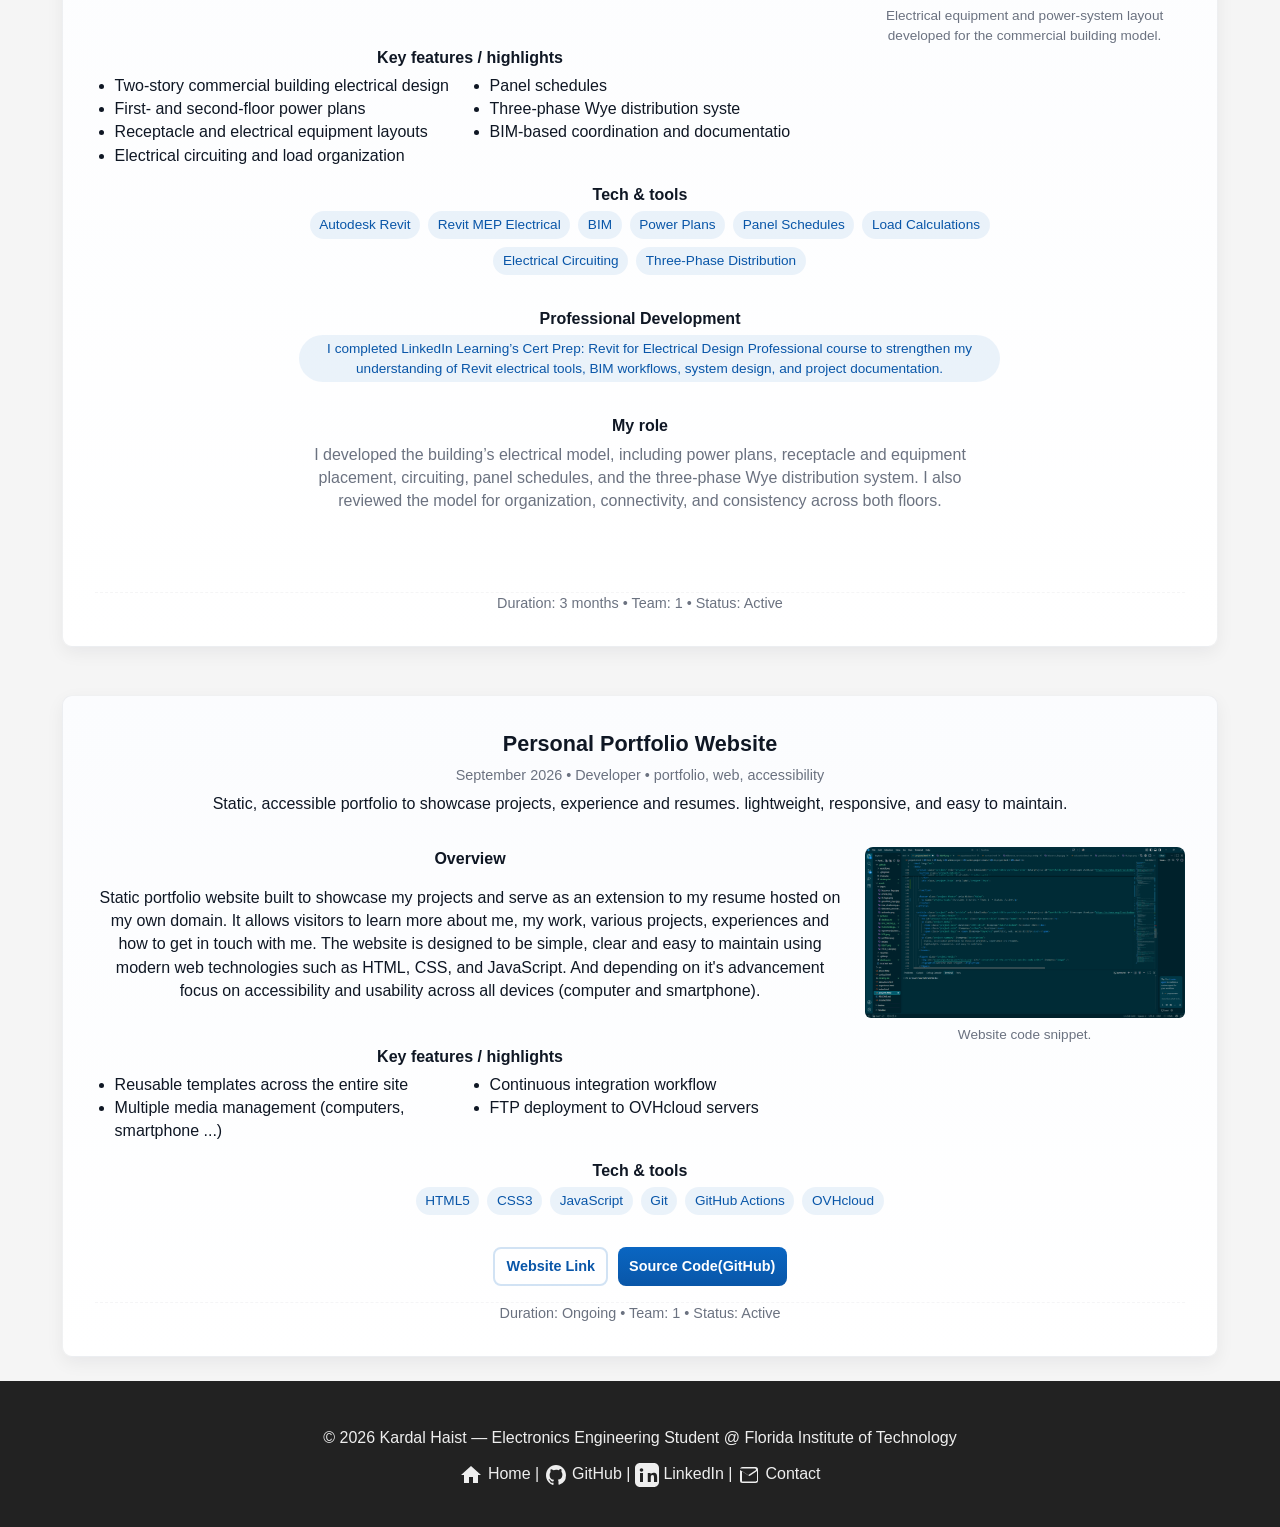
<file: projects.html>
<!DOCTYPE html>
<html lang="en">
<head>
  <meta charset="UTF-8">
  <meta name="viewport" content="width=device-width, initial-scale=1.0">
  <title>Projects</title>
  <link rel="stylesheet" href="style.css">
</head>
<body>
  <div class="site-header">
    <div class="site-header-text">
      <p class="site-header-title">Kardal Haist</p>
      <span class="site-header-subtitle">Electrical Engineering Student @ Florida Institute of Technology</span>
    </div>
    <a href="index.html">
      <img class="site-header-profile-picture" src="assets/pictures/pp.jpg" alt="Profile picture of Kardal Haist">
    </a>
  </div>
  <nav class="nav-bar">
    <div class="nav-toggle" id="navToggle" aria-label="Open navigation" tabindex="0">
      <span></span>
      <span></span>
      <span></span>
    </div>
    <ul class="nav-tabs" id="navTabs">
      <li><a href="index.html">Home</a></li>
      <li><a href="about.html">About</a></li>
      <li><a href="projects.html">Projects</a></li>
      <li><a href="education.html">Education</a></li>
      <li><a href="experience.html">Experience</a></li>
      <li><a href="resume.html">Resume</a></li>
      <li><a href="contact.html">Contact</a></li>
    </ul>
  </nav>
  <script>
    const navToggle = document.getElementById('navToggle');
    const navTabs = document.getElementById('navTabs');
    navToggle.addEventListener('click', () => {
      navTabs.classList.toggle('open');
      if (window.innerWidth <= 700) {
        document.body.classList.toggle('menu-open', navTabs.classList.contains('open'));
      }
    });
    navToggle.addEventListener('keypress', (e) => {
      if (e.key === 'Enter' || e.key === ' ') {
        navTabs.classList.toggle('open');
      }
    });
    navTabs.querySelectorAll('a').forEach(link => {
      link.addEventListener('click', () => {
        if (window.innerWidth <= 700) navTabs.classList.remove('open');
      });
    });
  </script>

  <article class="project" role="article" aria-labelledby="project-title-portfolio-site" data-project-id="portfolio-site" itemscope itemtype="https://schema.org/CreativeWork">
    <header class="project-header">
      <h2 id="project-title-portfolio-site" class="project-title" itemprop="name">$59 MEP's King Micro FPV Drone Challenge</h2>
      <p class="project-meta">
        <time class="project-date" datetime="2025-10-15" itemprop="datePublished">May 2026 - June 2026</time>
        <span class="project-role" itemprop="author">• Designer</span>
        <span class="project-tags">• <span itemprop="keywords">Aerospace, Electrical, Mechanical</span></span>
      </p>
      <p class="project-summary" itemprop="description">
        FInished Micro 1s FPV Drone for the MEP's King Challenge >$59.
      </p>
    </header>

    <figure class="project-media">
      <img src="assets/pictures/FPV_DRONE.png" alt="CAD Render of the VTOL drone" itemprop="image" />
      <figcaption>1S Lipo Micro FPV Drone</figcaption>
    </figure>

    <section class="project-details">
      <h3 class="sr-only">Project details</h3>

      <div class="project-overview">
        <h4>Overview</h4>
        <p>
         Design and assembly of a $57.93 micro FPV toothpick drone using carefully selected budget components and AliExpress welcome deals.
3
The completed build undercut the $59 MEPS King 59 reference build by $1.07 while using a different flight controller, a 3D-printed TPU canopy, and custom-printed battery mounts.
4
The drone was configured in Betaflight 4.4.3 using DSHOT300 and the CRSF protocol, then successfully tested through a recorded flight demonstration.
5
The full build, component specifications, sourcing information, and future documentation are published through the project's GitHub repository
        </p>
      </div>

      <div class="project-features">
        <h4>Key features / highlights</h4>
        <ul>
          <li>85mm True-X BETAFPV Twiglet Mini 2-inch frame</li>
          <li>T-Motor F4 AIO with integrated ELRS receiver, 6A ESC, and video transmitter</li>
          <li>1103 15000KV motors supporting 1S and 2S batteries</li>
          <li>CADDX Ant Nano FPV camera</li>
           <li>Custom 3D-printed battery mounts</li>
            <li>3D-printed TPU canopy with a 40-degree camera angle</li>
             <li>Configured with Betaflight 4.4.3, DSHOT300, and CRSF</li>
              <li>Build documentation and flight demonstration published online</li>
        </ul>
      </div>

      <div class="project-tech">
        <h4>Tech &amp; tools</h4>

<ul class="tech-list" aria-label="Technologies used">

<li>Betaflight 4.4.3</li>

<li>Betaflight Configurator</li>

<li>ELRS 2.4GHz</li>

<li>CRSF Protocol</li>

<li>DSHOT300</li>

<li>STM32F411</li>

<li>FPV Video Systems</li>

<li>Brushless Motors</li>

<li>LiPo Batteries</li>

<li>3D Printing</li>

<li>TPU 95A</li>

<li>Custom Battery Mounts</li>

<li>Electronics Assembly</li>

<li>Component Sourcing</li>

<li>GitHub Documentation</li>

</ul>
      </div>

      <div class="project-role">
        <h4>My role</h4>
        <p>
            I independently sourced, assembled, configured, and tested the micro FPV drone. I selected compatible components within a strict budget set by the challenge, integrated the electronic and radio systems, produced custom 3D-printed parts, configured the aircraft in Betaflight, and documented the complete build on GitHub.

        </p>
      </div>

      <div class="project-links" aria-label="Project links"> 
    
        <!--<a class="btn" href="assets/resumes/resume-en.pdf" target="_blank" rel="noopener noreferrer">Scool article</a>-->
        <a class="btn btn-primary" href="https://github.com/KardalHaist/betafpv-twiglet-build/blob/main/README_betafpv-twiglet-build.md">More About</a>
      </div>
    </section>
    <footer class="project-footer" aria-hidden="false">
      <p class="project-stats">Duration: 1 month • Team: 1 • Status: Finished</p>
    </footer>
  </article>
<article class="project" role="article" aria-labelledby="project-title-portfolio-site" data-project-id="portfolio-site" itemscope itemtype="https://schema.org/CreativeWork"> <header class="project-header"> <h2 id="project-title-portfolio-site" class="project-title" itemprop="name">Open-Source Window Cleaning Robot</h2> <p class="project-meta"> <time class="project-date" datetime="2025-10-15" itemprop="datePublished">December 2025 - Present</time> <span class="project-role" itemprop="author">• Electrical Engineer</span> <span class="project-tags">• <span itemprop="keywords">Robotics, ROS2, Real Time</span></span> </p> <p class="project-summary" itemprop="description"> Development of an open-source, 3D-printable window cleaning robot inspired by the Chovery CL-1. The robot is designed to attach to vertical glass, move using two motors, rotate cleaning pads, detect window edges, and respond to an IR remote. The project is currently in the design and component-testing stage. </p> </header> <figure class="project-media"> <img src="assets/pictures/PCB.jpeg" alt=" sGerber file of the Dual Motor and Encoder driver" itemprop="image" /> <figcaption>Custom PCB design for the window cleaning robot’s power, control, motor, and sensor systems.</figcaption> </figure>  <section class="project-details"> <h3 class="sr-only">Project details</h3> <div class="project-overview"> <h4>Overview</h4> <p> Development of an open-source, 3D-printable window cleaning robot inspired by the Chovery CL-1. The robot is designed to attach to vertical glass, move using two motors, rotate cleaning pads, detect window edges, and respond to an IR remote. The project is currently in the design and component-testing stage. </p> </div> <div class="project-features"> <h4>Key features / highlights</h4> <ul> <li>Custom PCB designed in KiCad using WEBENCH TI Circuit Designer</li> <li>3D-printable chassis designed in Fusion 360</li> <li>Dual motor control and suction blower</li> <li>IR remote and edge detection</li> <li>Open-source, reproducible design</li> </ul> </div> <div class="project-tech"> <h4>Tech & tools</h4> <ul class="tech-list" aria-label="Technologies used"> <li>KiCad</li> <li>Fusion 360</li> <li>TI WEBENCH</li> <li>ESP32-S3</li> <li>PCB Design</li> <li>3D Modeling</li> <li>Component Testing</li> <li>Arduino IDE</li> <li>Github</li> <li>JLC PCB</li> </ul> </div> <div class="project-role"> <h4>My role</h4> <p>I am independently developing the robot’s electrical and mechanical systems. My work includes component selection, power-system planning, PCB design in KiCad, chassis design in Fusion 360, and component testing..</p> </div> <div class="project-links" aria-label="Project links"> <!--<a class="btn btn-primary" href="index.html">Live demo (local)</a>--> <!--<a class="btn" href="https://github.com/aallonas/open_manipulator_tictactoe" target="_blank" rel="noopener noreferrer">Source Code(GitHub)</a>--> </div> <div class="project-links" aria-label="Project links"> <!--<a class="btn" href="assets/resumes/resume-en.pdf" target="_blank" rel="noopener noreferrer">Scool article</a>--> <a class="btn btn-primary" href="https://github.com/KardalHaist/WCR-Project-Media/tree/main">More Pictures/Information</a> </div> </section> <footer class="project-footer" aria-hidden="false"> <p class="project-stats">Duration: 9 months • Team: 1  • Status: Active</p> </footer> </article>
  <article class="project" role="article" aria-labelledby="project-title-portfolio-site" data-project-id="portfolio-site" itemscope itemtype="https://schema.org/CreativeWork">
    <header class="project-header">
      <h2 id="project-title-portfolio-site" class="project-title" itemprop="name">MEP Commercial Revit Electrical Design Practice</h2>
      <p class="project-meta">
        <time class="project-date" datetime="2025-10-15" itemprop="datePublished">June 2026 - Present</time>
        <span class="project-role" itemprop="author">• Electrical Engineer</span>
        <span class="project-tags">• <span itemprop="keywords">Revit, MEP, Electrical Design</span></span>
      </p>
      <p class="project-summary" itemprop="description">
        Commercial Revit Electrical Design Practice for MEP Engineering.
      </p>
    </header>

    <figure class="project-media">
      <img src="assets/pictures/REVIT.png" alt=" sGerber file of the Dual Motor and Encoder driver" itemprop="image" />
      <figcaption>Electrical equipment and power-system layout developed for the commercial building model.</figcaption>

    </figure>
    

    <section class="project-details">
      <h3 class="sr-only">Project details</h3>

      <div class="project-overview">
        <h4>Overview</h4>
        <p>
         Electrical design of a two-story commercial building developed in Autodesk Revit. The project includes power plans, receptacle and equipment layouts, circuiting, panel schedules, electrical load organization, and a three-phase Wye distribution system.
        </p>
      </div>

      <div class="project-features">
        <h4>Key features / highlights</h4>
        <ul>
          <li>Two-story commercial building electrical design</li>
          <li>First- and second-floor power plans</li>
          <li>Receptacle and electrical equipment layouts</li>
          <li>Electrical circuiting and load organization</li>
          <li>Panel schedules</li>
          <li>Three-phase Wye distribution syste</li>
          <li>BIM-based coordination and documentatio</li>

        </ul>
      </div>

      <div class="project-tech">
        <h4>Tech & tools</h4>
        <ul class="tech-list" aria-label="Technologies used">
          <li>Autodesk Revit</li>
          <li>Revit MEP Electrical</li>
          <li>BIM</li>
          <li>Power Plans</li>
          <li>Panel Schedules</li>
          <li>Load Calculations</li>
          <li>Electrical Circuiting</li>
          <li>Three-Phase Distribution</li>
        
          
        </ul>
      </div>
<div class="project-tech">
        <h4>Professional Development</h4>
        <ul class="tech-list" aria-label="Technologies used">
          <li>I completed LinkedIn Learning’s Cert Prep: Revit for Electrical Design Professional course to strengthen my understanding of Revit electrical tools, BIM workflows, system design, and project documentation.</li>
        
        
          
        </ul>
      </div>
      <div class="project-role">
        <h4>My role</h4>
        <p>I developed the building’s electrical model, including power plans, receptacle and equipment placement, circuiting, panel schedules, and the three-phase Wye distribution system. I also reviewed the model for organization, connectivity, and consistency across both floors.</p>
      </div>

      <div class="project-links" aria-label="Project links">
        <!--<a class="btn btn-primary" href="index.html">Live demo (local)</a>-->
        <!--<a class="btn" href="https://github.com/aallonas/open_manipulator_tictactoe" target="_blank" rel="noopener noreferrer">Source Code(GitHub)</a>-->
      </div>
      <div class="project-links" aria-label="Project links"> 
    
  
    </section>

    <footer class="project-footer" aria-hidden="false">
      <p class="project-stats">Duration: 3 months • Team: 1  • Status: Active</p>
    </footer>
  </article>

  <article class="project" role="article" aria-labelledby="project-title-portfolio-site" data-project-id="portfolio-site" itemscope itemtype="https://schema.org/CreativeWork">
    <header class="project-header">
      <h2 id="project-title-portfolio-site" class="project-title" itemprop="name">Personal Portfolio Website</h2>
      <p class="project-meta">
        <time class="project-date" datetime="2025-10-15" itemprop="datePublished">September 2026</time>
        <span class="project-role" itemprop="author">• Developer</span>
        <span class="project-tags">• <span itemprop="keywords">portfolio, web, accessibility</span></span>
      </p>
      <p class="project-summary" itemprop="description">
        Static, accessible portfolio to showcase projects, experience and resumes.
        lightweight, responsive, and easy to maintain.
      </p>
    </header>

    <figure class="project-media">
      <img src="assets/pictures/portfolio.png" alt=" screenshot of the portfolio website code editor" itemprop="image" />
      <figcaption>Website code snippet.</figcaption>
    </figure>

    <section class="project-details">
      <h3 class="sr-only">Project details</h3>

      <div class="project-overview">
        <h4>Overview</h4>
        <p>
          Static portfolio website built to showcase my projects and serve as an extension to my resume hosted on my own domain.
          It allows visitors to learn more about me, my work, various projects, experiences and how to get in touch with me.
          The website is designed to be simple, clear and easy to maintain using modern web technologies such as HTML, CSS, and JavaScript.
          And depending on it's advancement focus on accessibility and usability across all devices (computer and smartphone).
        </p>
      </div>

      <div class="project-features">
        <h4>Key features / highlights</h4>
        <ul>
          <li>Reusable templates across the entire site</li>
          <li>Multiple media management (computers, smartphone ...)</li>
          <li>Continuous integration workflow</li>
          <li>FTP deployment to OVHcloud servers</li>
        </ul>
      </div>

      <div class="project-tech">
        <h4>Tech & tools</h4>
        <ul class="tech-list" aria-label="Technologies used">
          <li>HTML5</li>
          <li>CSS3</li>
          <li>JavaScript</li>
          <li>Git</li>
          <li>GitHub Actions</li>
          <li>OVHcloud</li>
        </ul>
      </div>

    

      <div class="project-links" aria-label="Project links">
        <a class="btn" href="https://kardalhaist.github.io/KardalHaistPortfolio.github.io/index.html" target="_blank" rel="noopener noreferrer">Website Link</a>
        <a class="btn btn-primary" href="https://github.com/KardalHaist/KardalHaistPortfolio.github.io" target="_blank" rel="noopener noreferrer">Source Code(GitHub)</a>
      </div>
    </section>

    <footer class="project-footer" aria-hidden="false">
      <p class="project-stats">Duration: Ongoing • Team: 1 • Status: Active</p>
    </footer>
  </article>
  
  <footer class="site-footer">
    <p>© 2026 Kardal Haist &mdash; Electronics Engineering Student @ Florida Institute of Technology</p>
    <p>
      <a href="index.html" class="footer-link">
        <svg width="24" height="24" fill="currentColor" viewBox="0 0 24 24" style="vertical-align:middle;"><path d="M10 20v-6h4v6h5v-8h3L12 3 2 12h3v8z"/></svg>
        <span class="footer-link-text">Home</span>
      </a> |
      <a href="https://github.com/KardalHaist" target="_blank" class="footer-link">
        <svg width="24" height="24" fill="currentColor" viewBox="0 0 24 24" style="vertical-align:middle;"><path d="M12 2C6.48 2 2 6.58 2 12.26c0 4.5 2.87 8.32 6.84 9.67.5.09.68-.22.68-.48 0-.24-.01-.87-.01-1.7-2.78.62-3.37-1.36-3.37-1.36-.45-1.18-1.1-1.5-1.1-1.5-.9-.63.07-.62.07-.62 1 .07 1.53 1.05 1.53 1.05.89 1.56 2.34 1.11 2.91.85.09-.66.35-1.11.63-1.37-2.22-.26-4.56-1.14-4.56-5.07 0-1.12.39-2.03 1.03-2.75-.1-.26-.45-1.3.1-2.7 0 0 .84-.28 2.75 1.05A9.38 9.38 0 0 1 12 6.84c.85.004 1.71.12 2.51.35 1.91-1.33 2.75-1.05 2.75-1.05.55 1.4.2 2.44.1 2.7.64.72 1.03 1.63 1.03 2.75 0 3.94-2.34 4.81-4.57 5.07.36.32.68.94.68 1.9 0 1.37-.01 2.47-.01 2.81 0 .27.18.58.69.48A10.01 10.01 0 0 0 22 12.26C22 6.58 17.52 2 12 2z"/></svg>
        <span class="footer-link-text">GitHub</span>
      </a> |
      <a href="https://www.linkedin.com/in/kardal-haist/" target="_blank" class="footer-link">
        <svg width="24" height="24" fill="currentColor" viewBox="0 0 24 24" style="vertical-align:middle;"><path d="M19 0h-14c-2.76 0-5 2.24-5 5v14c0 2.76 2.24 5 5 5h14c2.76 0 5-2.24 5-5v-14c0-2.76-2.24-5-5-5zm-11 19h-3v-9h3v9zm-1.5-10.28c-.97 0-1.75-.79-1.75-1.75s.78-1.75 1.75-1.75 1.75.79 1.75 1.75-.78 1.75-1.75 1.75zm15.5 10.28h-3v-4.5c0-1.08-.02-2.47-1.5-2.47-1.5 0-1.73 1.17-1.73 2.39v4.58h-3v-9h2.89v1.23h.04c.4-.75 1.38-1.54 2.84-1.54 3.04 0 3.6 2 3.6 4.59v4.72z"/></svg>
        <span class="footer-link-text">LinkedIn</span>
      </a> |
      <a href="contact.html" class="footer-link">
        <svg width="24" height="24" fill="currentColor" viewBox="0 0 24 24" style="vertical-align:middle;"><path d="M21 6.5a2.5 2.5 0 0 0-2.5-2.5h-13A2.5 2.5 0 0 0 3 6.5v11A2.5 2.5 0 0 0 5.5 20h13a2.5 2.5 0 0 0 2.5-2.5v-11zm-2.5-.5a.5.5 0 0 1 .5.5v.379l-8 5.333-8-5.333V6a.5.5 0 0 1 .5-.5h15zm.5 12a.5.5 0 0 1-.5.5h-13a.5.5 0 0 1-.5-.5V8.121l7.5 5 7.5-5V18z"/></svg>
        <span class="footer-link-text">Contact</span>
      </a>
    </p>
  </footer>
</body>
</html>
</file>
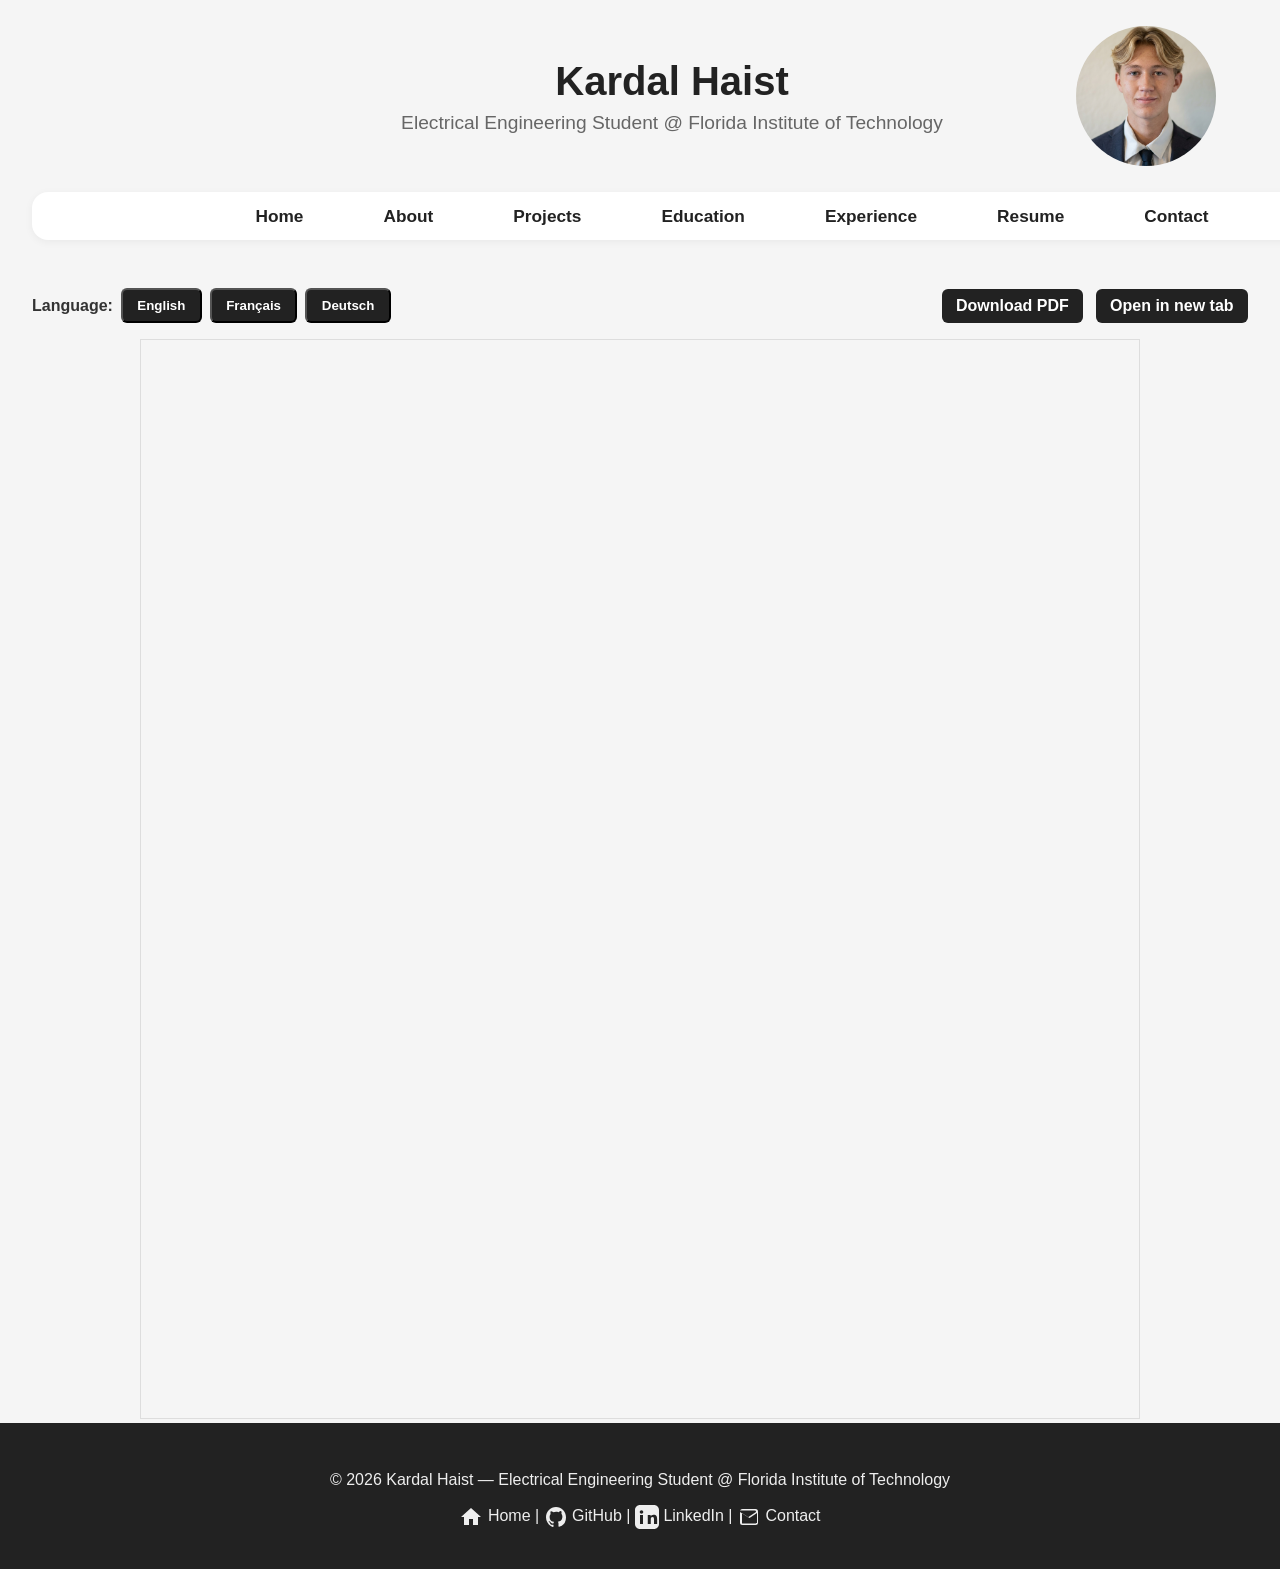
<file: resume.html>
<!DOCTYPE html>
<html lang="en">
<head>
  <meta charset="UTF-8">
  <meta name="viewport" content="width=device-width, initial-scale=1.0">
  <title>Resume</title>
  <link rel="stylesheet" href="style.css">
</head>
<body>
  <div class="site-header">
    <div class="site-header-text">
      <p class="site-header-title">Kardal Haist</p>
      <span class="site-header-subtitle">Electrical Engineering Student @ Florida Institute of Technology</span>
    </div>
    <a href="index.html">
      <img class="site-header-profile-picture" src="assets/pictures/pp.jpg" alt="Profile picture of Alexandre Allonas">
    </a>
  </div>
  <nav class="nav-bar">
    <div class="nav-toggle" id="navToggle" aria-label="Open navigation" tabindex="0">
      <span></span>
      <span></span>
      <span></span>
    </div>
    <ul class="nav-tabs" id="navTabs">
      <li><a href="index.html">Home</a></li>
      <li><a href="about.html">About</a></li>
      <li><a href="projects.html">Projects</a></li>
      <li><a href="education.html">Education</a></li>
      <li><a href="experience.html">Experience</a></li>
      <li><a href="resume.html">Resume</a></li>
      <li><a href="contact.html">Contact</a></li>
    </ul>
  </nav>
  <script>
    const navToggle = document.getElementById('navToggle');
    const navTabs = document.getElementById('navTabs');
    navToggle.addEventListener('click', () => {
      navTabs.classList.toggle('open');
      if (window.innerWidth <= 700) {
        document.body.classList.toggle('menu-open', navTabs.classList.contains('open'));
      }
    });
    navToggle.addEventListener('keypress', (e) => {
      if (e.key === 'Enter' || e.key === ' ') {
        navTabs.classList.toggle('open');
      }
    });
    navTabs.querySelectorAll('a').forEach(link => {
      link.addEventListener('click', () => {
        if (window.innerWidth <= 700) navTabs.classList.remove('open');
      });
    });
  </script>
  <section class="resume-viewer">
    <div class="viewer-controls" style="margin:1rem 0; display:flex; flex-wrap:wrap; gap:0.5rem; align-items:center;">
      <div class="lang-select" style="display:flex; gap:0.5rem; align-items:center;">
        <span style="font-weight:600;">Language:</span>
        <button class="lang-btn button" data-lang="en">English</button>
        <button class="lang-btn button" data-lang="fr">Français</button>
        <button class="lang-btn button" data-lang="de">Deutsch</button>
      </div>
      <div style="margin-left:auto;">
        <a id="downloadLink" href="assets/resumes/resume-en.pdf" download="Alexandre-Allonas-Resume-en.pdf" class="button">Download PDF</a>
        <a id="openLink" href="assets/resumes/resume-en.pdf" target="_blank" rel="noopener noreferrer" class="button" style="margin-left:0.5rem;">Open in new tab</a>
      </div>
    </div>
    <!-- Embedded PDF viewer (iframe fallback) -->
    <div class="pdf-embed" style="width:100%;max-width:1000px;margin:0 auto;">
      <iframe id="resumeIframe" src="assets/resumes/resume-en.pdf" title="Resume PDF" style="width:100%;height:120vh;border:1px solid #ddd;" frameborder="0">
        <p>Your browser does not support PDFs. Download the PDF to view it: <a id="fallbackDownload" href="assets/resumes/resume-en.pdf">Download PDF</a>.</p>
      </iframe>
    </div>
  </section>

  <script>
    // Language switcher for resume PDFs
    (function(){
      const buttons = document.querySelectorAll('.lang-btn');
      const iframe = document.getElementById('resumeIframe');
      const downloadLink = document.getElementById('downloadLink');
      const openLink = document.getElementById('openLink');
      const fallbackDownload = document.getElementById('fallbackDownload');
      const filenames = {
        en: 'assets/resumes/resume-en.pdf',
        fr: 'assets/resumes/resume-fr.pdf',
        de: 'assets/resumes/resume-de.pdf'
      };

      function setLang(lang) {
        const file = filenames[lang] || filenames.en;
        iframe.src = file;
        downloadLink.href = file;
        openLink.href = file;
        downloadLink.setAttribute('download', `Alexandre-Allonas-Resume-${lang}.pdf`);
        openLink.setAttribute('href', file);
        if (fallbackDownload) fallbackDownload.setAttribute('href', file);
        // update active styles
        buttons.forEach(b => b.classList.toggle('active', b.dataset.lang === lang));
      }

      buttons.forEach(b => b.addEventListener('click', () => setLang(b.dataset.lang)));

      // default to English
      setLang('en');
    })();
  </script>

  <footer class="site-footer">
    <p>© 2026 Kardal Haist &mdash; Electrical Engineering Student @ Florida Institute of Technology</p>
    <p>
      <a href="index.html" class="footer-link">
        <svg width="24" height="24" fill="currentColor" viewBox="0 0 24 24" style="vertical-align:middle;"><path d="M10 20v-6h4v6h5v-8h3L12 3 2 12h3v8z"/></svg>
        <span class="footer-link-text">Home</span>
      </a> |
      <a href="https://github.com/KardalHaist" target="_blank" class="footer-link">
        <svg width="24" height="24" fill="currentColor" viewBox="0 0 24 24" style="vertical-align:middle;"><path d="M12 2C6.48 2 2 6.58 2 12.26c0 4.5 2.87 8.32 6.84 9.67.5.09.68-.22.68-.48 0-.24-.01-.87-.01-1.7-2.78.62-3.37-1.36-3.37-1.36-.45-1.18-1.1-1.5-1.1-1.5-.9-.63.07-.62.07-.62 1 .07 1.53 1.05 1.53 1.05.89 1.56 2.34 1.11 2.91.85.09-.66.35-1.11.63-1.37-2.22-.26-4.56-1.14-4.56-5.07 0-1.12.39-2.03 1.03-2.75-.1-.26-.45-1.3.1-2.7 0 0 .84-.28 2.75 1.05A9.38 9.38 0 0 1 12 6.84c.85.004 1.71.12 2.51.35 1.91-1.33 2.75-1.05 2.75-1.05.55 1.4.2 2.44.1 2.7.64.72 1.03 1.63 1.03 2.75 0 3.94-2.34 4.81-4.57 5.07.36.32.68.94.68 1.9 0 1.37-.01 2.47-.01 2.81 0 .27.18.58.69.48A10.01 10.01 0 0 0 22 12.26C22 6.58 17.52 2 12 2z"/></svg>
        <span class="footer-link-text">GitHub</span>
      </a> |
      <a href="https://www.linkedin.com/in/kardal-haist/" target="_blank" class="footer-link">
        <svg width="24" height="24" fill="currentColor" viewBox="0 0 24 24" style="vertical-align:middle;"><path d="M19 0h-14c-2.76 0-5 2.24-5 5v14c0 2.76 2.24 5 5 5h14c2.76 0 5-2.24 5-5v-14c0-2.76-2.24-5-5-5zm-11 19h-3v-9h3v9zm-1.5-10.28c-.97 0-1.75-.79-1.75-1.75s.78-1.75 1.75-1.75 1.75.79 1.75 1.75-.78 1.75-1.75 1.75zm15.5 10.28h-3v-4.5c0-1.08-.02-2.47-1.5-2.47-1.5 0-1.73 1.17-1.73 2.39v4.58h-3v-9h2.89v1.23h.04c.4-.75 1.38-1.54 2.84-1.54 3.04 0 3.6 2 3.6 4.59v4.72z"/></svg>
        <span class="footer-link-text">LinkedIn</span>
      </a> |
      <a href="contact.html" class="footer-link">
        <svg width="24" height="24" fill="currentColor" viewBox="0 0 24 24" style="vertical-align:middle;"><path d="M21 6.5a2.5 2.5 0 0 0-2.5-2.5h-13A2.5 2.5 0 0 0 3 6.5v11A2.5 2.5 0 0 0 5.5 20h13a2.5 2.5 0 0 0 2.5-2.5v-11zm-2.5-.5a.5.5 0 0 1 .5.5v.379l-8 5.333-8-5.333V6a.5.5 0 0 1 .5-.5h15zm.5 12a.5.5 0 0 1-.5.5h-13a.5.5 0 0 1-.5-.5V8.121l7.5 5 7.5-5V18z"/></svg>
        <span class="footer-link-text">Contact</span>
      </a>
    </p>
  </footer>
</body>
</html>
</file>
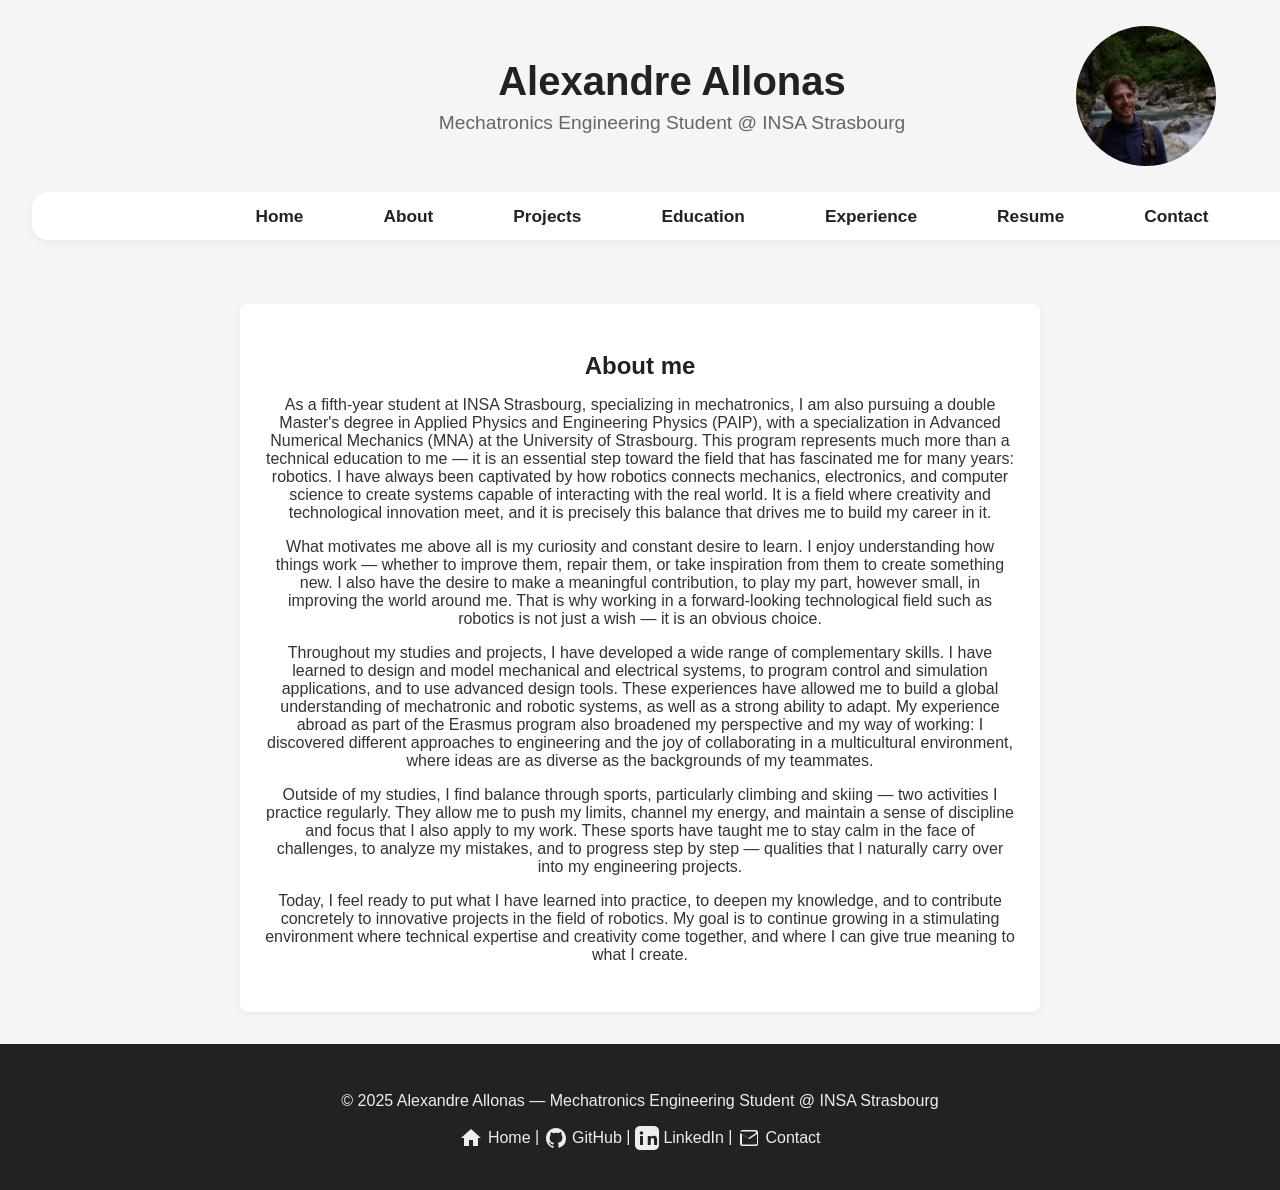
<file: .github/about.html>
<!DOCTYPE html>
<html lang="en">
<head>
  <meta charset="UTF-8">
  <meta name="viewport" content="width=device-width, initial-scale=1.0">
  <title>About</title>
  <link rel="stylesheet" href="style.css">
</head>
<body>
  <div class="site-header">
    <div class="site-header-text">
      <p class="site-header-title">Alexandre Allonas</p>
      <span class="site-header-subtitle">Mechatronics Engineering Student @ INSA Strasbourg</span>
    </div>
    <a href="index.html">
      <img class="site-header-profile-picture" src="assets/pictures/pp.jpg" alt="Profile picture of Alexandre Allonas">
    </a>
  </div>
  <nav class="nav-bar">
    <div class="nav-toggle" id="navToggle" aria-label="Open navigation" tabindex="0">
      <span></span>
      <span></span>
      <span></span>
    </div>
    <ul class="nav-tabs" id="navTabs">
      <li><a href="index.html">Home</a></li>
      <li><a href="about.html">About</a></li>
      <li><a href="projects.html">Projects</a></li>
      <li><a href="education.html">Education</a></li>
      <li><a href="experience.html">Experience</a></li>
      <li><a href="resume.html">Resume</a></li>
      <li><a href="contact.html">Contact</a></li>
    </ul>
  </nav>
  <script>
    const navToggle = document.getElementById('navToggle');
    const navTabs = document.getElementById('navTabs');
    navToggle.addEventListener('click', () => {
      navTabs.classList.toggle('open');
      if (window.innerWidth <= 700) {
        document.body.classList.toggle('menu-open', navTabs.classList.contains('open'));
      }
    });
    navToggle.addEventListener('keypress', (e) => {
      if (e.key === 'Enter' || e.key === ' ') {
        navTabs.classList.toggle('open');
      }
    });
    navTabs.querySelectorAll('a').forEach(link => {
      link.addEventListener('click', () => {
        if (window.innerWidth <= 700) navTabs.classList.remove('open');
      });
    });
  </script>
  <div class="about-section">
    <h1 class="about-title">About me</h1>
    <p class="about-text">
      As a fifth-year student at INSA Strasbourg, specializing in mechatronics, I am also pursuing a double Master's degree in Applied Physics and Engineering Physics (PAIP), with a specialization in Advanced Numerical Mechanics (MNA) at the University of Strasbourg. This program represents much more than a technical education to me — it is an essential step toward the field that has fascinated me for many years: robotics. I have always been captivated by how robotics connects mechanics, electronics, and computer science to create systems capable of interacting with the real world. It is a field where creativity and technological innovation meet, and it is precisely this balance that drives me to build my career in it.
    </p>
    <p>
      What motivates me above all is my curiosity and constant desire to learn. I enjoy understanding how things work — whether to improve them, repair them, or take inspiration from them to create something new. I also have the desire to make a meaningful contribution, to play my part, however small, in improving the world around me. That is why working in a forward-looking technological field such as robotics is not just a wish — it is an obvious choice.
    </p>
    <p>
      Throughout my studies and projects, I have developed a wide range of complementary skills. I have learned to design and model mechanical and electrical systems, to program control and simulation applications, and to use advanced design tools. These experiences have allowed me to build a global understanding of mechatronic and robotic systems, as well as a strong ability to adapt. My experience abroad as part of the Erasmus program also broadened my perspective and my way of working: I discovered different approaches to engineering and the joy of collaborating in a multicultural environment, where ideas are as diverse as the backgrounds of my teammates.
    </p>
    <p>
      Outside of my studies, I find balance through sports, particularly climbing and skiing — two activities I practice regularly. They allow me to push my limits, channel my energy, and maintain a sense of discipline and focus that I also apply to my work. These sports have taught me to stay calm in the face of challenges, to analyze my mistakes, and to progress step by step — qualities that I naturally carry over into my engineering projects.
    </p>
    <p>
      Today, I feel ready to put what I have learned into practice, to deepen my knowledge, and to contribute concretely to innovative projects in the field of robotics. My goal is to continue growing in a stimulating environment where technical expertise and creativity come together, and where I can give true meaning to what I create.
    </p>
  </div>
  <footer class="site-footer">
    <p>© 2025 Alexandre Allonas &mdash; Mechatronics Engineering Student @ INSA Strasbourg</p>
    <p>
      <a href="index.html" class="footer-link">
        <svg width="24" height="24" fill="currentColor" viewBox="0 0 24 24" style="vertical-align:middle;"><path d="M10 20v-6h4v6h5v-8h3L12 3 2 12h3v8z"/></svg>
        <span class="footer-link-text">Home</span>
      </a> |
      <a href="https://github.com/aallonas" target="_blank" class="footer-link">
        <svg width="24" height="24" fill="currentColor" viewBox="0 0 24 24" style="vertical-align:middle;"><path d="M12 2C6.48 2 2 6.58 2 12.26c0 4.5 2.87 8.32 6.84 9.67.5.09.68-.22.68-.48 0-.24-.01-.87-.01-1.7-2.78.62-3.37-1.36-3.37-1.36-.45-1.18-1.1-1.5-1.1-1.5-.9-.63.07-.62.07-.62 1 .07 1.53 1.05 1.53 1.05.89 1.56 2.34 1.11 2.91.85.09-.66.35-1.11.63-1.37-2.22-.26-4.56-1.14-4.56-5.07 0-1.12.39-2.03 1.03-2.75-.1-.26-.45-1.3.1-2.7 0 0 .84-.28 2.75 1.05A9.38 9.38 0 0 1 12 6.84c.85.004 1.71.12 2.51.35 1.91-1.33 2.75-1.05 2.75-1.05.55 1.4.2 2.44.1 2.7.64.72 1.03 1.63 1.03 2.75 0 3.94-2.34 4.81-4.57 5.07.36.32.68.94.68 1.9 0 1.37-.01 2.47-.01 2.81 0 .27.18.58.69.48A10.01 10.01 0 0 0 22 12.26C22 6.58 17.52 2 12 2z"/></svg>
        <span class="footer-link-text">GitHub</span>
      </a> |
      <a href="https://linkedin.com/in/alexandre-allonas-ba664b207" target="_blank" class="footer-link">
        <svg width="24" height="24" fill="currentColor" viewBox="0 0 24 24" style="vertical-align:middle;"><path d="M19 0h-14c-2.76 0-5 2.24-5 5v14c0 2.76 2.24 5 5 5h14c2.76 0 5-2.24 5-5v-14c0-2.76-2.24-5-5-5zm-11 19h-3v-9h3v9zm-1.5-10.28c-.97 0-1.75-.79-1.75-1.75s.78-1.75 1.75-1.75 1.75.79 1.75 1.75-.78 1.75-1.75 1.75zm15.5 10.28h-3v-4.5c0-1.08-.02-2.47-1.5-2.47-1.5 0-1.73 1.17-1.73 2.39v4.58h-3v-9h2.89v1.23h.04c.4-.75 1.38-1.54 2.84-1.54 3.04 0 3.6 2 3.6 4.59v4.72z"/></svg>
        <span class="footer-link-text">LinkedIn</span>
      </a> |
      <a href="contact.html" class="footer-link">
        <svg width="24" height="24" fill="currentColor" viewBox="0 0 24 24" style="vertical-align:middle;"><path d="M21 6.5a2.5 2.5 0 0 0-2.5-2.5h-13A2.5 2.5 0 0 0 3 6.5v11A2.5 2.5 0 0 0 5.5 20h13a2.5 2.5 0 0 0 2.5-2.5v-11zm-2.5-.5a.5.5 0 0 1 .5.5v.379l-8 5.333-8-5.333V6a.5.5 0 0 1 .5-.5h15zm.5 12a.5.5 0 0 1-.5.5h-13a.5.5 0 0 1-.5-.5V8.121l7.5 5 7.5-5V18z"/></svg>
        <span class="footer-link-text">Contact</span>
      </a>
    </p>
  </footer>
</body>
</html>
</file>
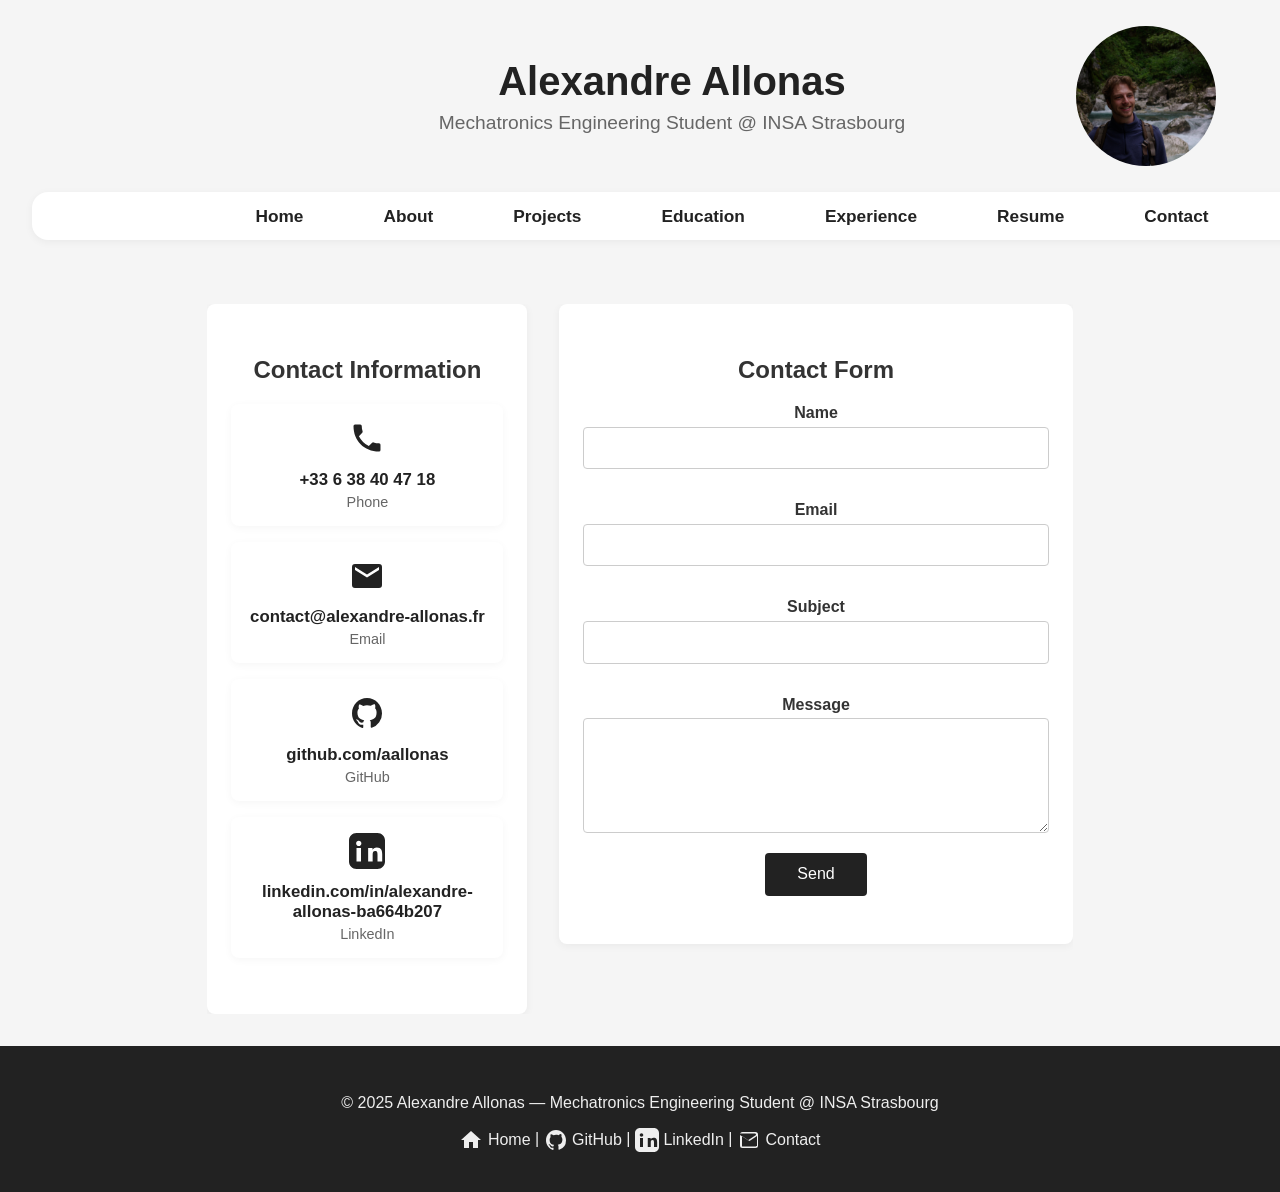
<file: .github/contact.html>
<!DOCTYPE html>
<html lang="en">
<head>
  <meta charset="UTF-8">
  <meta name="viewport" content="width=device-width, initial-scale=1.0">
  <title>Contact</title>
  <link rel="stylesheet" href="style.css">
</head>
<body class="contact-page">
  <div class="site-header">
    <div class="site-header-text">
      <p class="site-header-title">Alexandre Allonas</p>
      <span class="site-header-subtitle">Mechatronics Engineering Student @ INSA Strasbourg</span>
    </div>
    <a href="index.html">
      <img class="site-header-profile-picture" src="assets/pictures/pp.jpg" alt="Profile picture of Alexandre Allonas">
    </a>
  </div>
  <nav class="nav-bar">
    <div class="nav-toggle" id="navToggle" aria-label="Open navigation" tabindex="0">
      <span></span>
      <span></span>
      <span></span>
    </div>
    <ul class="nav-tabs" id="navTabs">
      <li><a href="index.html">Home</a></li>
      <li><a href="about.html">About</a></li>
      <li><a href="projects.html">Projects</a></li>
      <li><a href="education.html">Education</a></li>
      <li><a href="experience.html">Experience</a></li>
      <li><a href="resume.html">Resume</a></li>
      <li><a href="contact.html">Contact</a></li>
    </ul>
  </nav>
  <div class="page-content">
  <script>
    const navToggle = document.getElementById('navToggle');
    const navTabs = document.getElementById('navTabs');
    navToggle.addEventListener('click', () => {
      navTabs.classList.toggle('open');
      if (window.innerWidth <= 700) {
        document.body.classList.toggle('menu-open', navTabs.classList.contains('open'));
      }
    });
    navToggle.addEventListener('keypress', (e) => {
      if (e.key === 'Enter' || e.key === ' ') {
        navTabs.classList.toggle('open');
      }
    });
    navTabs.querySelectorAll('a').forEach(link => {
      link.addEventListener('click', () => {
        if (window.innerWidth <= 700) navTabs.classList.remove('open');
      });
    });
  </script>
  <div class="contact-sections">
    <section class="contact-info-section">
      <h2>Contact Information</h2>
      <div class="contact-grid">
        <div class="contact-card">
          <a href="tel:+33638404718">
          <div class="card-icon">
            <svg width="36" height="36" viewBox="0 0 24 24" fill="currentColor" aria-hidden="true"><path d="M6.62 10.79a15.05 15.05 0 0 0 6.59 6.59l2.2-2.2a1 1 0 0 1 1.01-.24c1.12.37 2.33.57 3.57.57a1 1 0 0 1 1 1V20a1 1 0 0 1-1 1C10.07 21 3 13.93 3 4a1 1 0 0 1 1-1h3.5a1 1 0 0 1 1 1c0 1.24.2 2.45.57 3.57a1 1 0 0 1-.24 1.01l-2.21 2.21z"/></svg>
          </div>
          </a>
          <div class="card-body">
            <a class="card-link" href="tel:+33638404718">+33 6 38 40 47 18</a>
            <div class="card-label">Phone</div>
          </div>
        </div>

        <div class="contact-card">
          <a href="mailto:alexandre.allonas@gmail.com">
          <div class="card-icon">
            <svg width="36" height="36" viewBox="0 0 24 24" fill="currentColor" aria-hidden="true"><path d="M20 4H4a2 2 0 0 0-2 2v12a2 2 0 0 0 2 2h16a2 2 0 0 0 2-2V6a2 2 0 0 0-2-2zm0 4l-8 5-8-5V6l8 5 8-5v2z"/></svg>
          </div>
          </a>
          <div class="card-body">
            <a class="card-link" href="mailto:contact@alexandre-allonas.fr">contact@alexandre-allonas.fr</a>
            <div class="card-label">Email</div>
          </div>
        </div>

        <div class="contact-card">
          <a href="https://github.com/aallonas" >
          <div class="card-icon">
            <svg width="36" height="36" viewBox="0 0 24 24" fill="currentColor" aria-hidden="true"><path d="M12 2C6.48 2 2 6.58 2 12.26c0 4.5 2.87 8.32 6.84 9.67.5.09.68-.22.68-.48 0-.24-.01-.87-.01-1.7-2.78.62-3.37-1.36-3.37-1.36-.45-1.18-1.1-1.5-1.1-1.5-.9-.63.07-.62.07-.62 1 .07 1.53 1.05 1.53 1.05.89 1.56 2.34 1.11 2.91.85.09-.66.35-1.11.63-1.37-2.22-.26-4.56-1.14-4.56-5.07 0-1.12.39-2.03 1.03-2.75-.1-.26-.45-1.3.1-2.7 0 0 .84-.28 2.75 1.05A9.38 9.38 0 0 1 12 6.84c.85.004 1.71.12 2.51.35 1.91-1.33 2.75-1.05 2.75-1.05.55 1.4.2 2.44.1 2.7.64.72 1.03 1.63 1.03 2.75 0 3.94-2.34 4.81-4.57 5.07.36.32.68.94.68 1.9 0 1.37-.01 2.47-.01 2.81 0 .27.18.58.69.48A10.01 10.01 0 0 0 22 12.26C22 6.58 17.52 2 12 2z"/></svg>
          </div>
          </a>
          <div class="card-body">
            <a class="card-link" href="https://github.com/aallonas" target="_blank" rel="noopener noreferrer">github.com/aallonas</a>
            <div class="card-label">GitHub</div>
          </div>
        </div>

        <div class="contact-card">
          <a href="https://linkedin.com/in/alexandre-allonas-ba664b207">
          <div class="card-icon">
            <svg width="36" height="36" viewBox="0 0 24 24" fill="currentColor" aria-hidden="true"><path d="M19 0h-14c-2.76 0-5 2.24-5 5v14c0 2.76 2.24 5 5 5h14c2.76 0 5-2.24 5-5v-14c0-2.76-2.24-5-5-5zm-11 19h-3v-9h3v9zm-1.5-10.28c-.97 0-1.75-.79-1.75-1.75s.78-1.75 1.75-1.75 1.75.79 1.75 1.75-.78 1.75-1.75 1.75zm15.5 10.28h-3v-4.5c0-1.08-.02-2.47-1.5-2.47-1.5 0-1.73 1.17-1.73 2.39v4.58h-3v-9h2.89v1.23h.04c.4-.75 1.38-1.54 2.84-1.54 3.04 0 3.6 2 3.6 4.59v4.72z"/></svg>
          </div>          
          </a>
          <div class="card-body">
            <a class="card-link" href="https://linkedin.com/in/alexandre-allonas-ba664b207" target="_blank" rel="noopener noreferrer">linkedin.com/in/alexandre-allonas-ba664b207</a>
            <div class="card-label">LinkedIn</div>
          </div>
        </div>
      </div>
    </section>
    <section class="contact-form-section">
      <h2>Contact Form</h2>
      <form class="contact-form" id="contactForm" action="https://formspree.io/f/mdkwznal" method="POST">
        <!-- Honeypot field to deter bots (should remain hidden) -->
        <input type="text" name="_gotcha" id="_gotcha" style="display:none;" tabindex="-1" autocomplete="off">
        <input type="hidden" name="_subject" value="Website contact form submission">

        <label for="name">Name</label>
        <input type="text" id="name" name="name" required>
        <label for="email">Email</label>
        <input type="email" id="email" name="email" required>
        <label for="subject">Subject</label>
        <input type="text" id="subject" name="subject" required>
        <label for="message">Message</label>
        <textarea id="message" name="message" rows="5" required></textarea>
        <button type="submit">Send</button>

        <!-- status area for JS feedback; with non-JS fallback the browser will navigate to Formspree's success page -->
        <div id="formStatus" class="form-status" role="status" aria-live="polite" style="margin-top:1rem"></div>
      </form>
    </section>
  </div>
  </div>

  <script>
    // AJAX submit handler for Formspree with graceful non-JS fallback
    (function(){
      const form = document.getElementById('contactForm');
      if (!form) return;
      const status = document.getElementById('formStatus');

      form.addEventListener('submit', async (e) => {
        // If form will be submitted without JS, the browser handles it via action attribute
        e.preventDefault();

        // basic visual validation handled by 'required' attributes; additional checks can be added here
        const gotcha = form.querySelector('[name="_gotcha"]').value;
        if (gotcha) {
          // likely a bot
          status.textContent = 'Submission blocked.';
          return;
        }

        const submitBtn = form.querySelector('button[type="submit"]');
        submitBtn.disabled = true;
        status.textContent = 'Sending...';

        try {
          const formData = new FormData(form);
          const res = await fetch(form.action, {
            method: form.method,
            headers: { 'Accept': 'application/json' },
            body: formData
          });

          if (res.ok) {
            form.reset();
            status.style.color = 'green';
            status.textContent = 'Message sent — thank you!';
          } else {
            const data = await res.json().catch(() => ({}));
            status.style.color = 'crimson';
            status.textContent = data.error || 'There was an error sending your message.';
          }
        } catch (err) {
          status.style.color = 'crimson';
          status.textContent = 'Network error. Please try again later.';
        } finally {
          submitBtn.disabled = false;
        }
      });
    })();
  </script>
  <footer class="site-footer">
    <p>© 2025 Alexandre Allonas &mdash; Mechatronics Engineering Student @ INSA Strasbourg</p>
    <p>
      <a href="index.html" class="footer-link">
        <svg width="24" height="24" fill="currentColor" viewBox="0 0 24 24" style="vertical-align:middle;"><path d="M10 20v-6h4v6h5v-8h3L12 3 2 12h3v8z"/></svg>
        <span class="footer-link-text">Home</span>
      </a> |
      <a href="https://github.com/aallonas" target="_blank" class="footer-link">
        <svg width="24" height="24" fill="currentColor" viewBox="0 0 24 24" style="vertical-align:middle;"><path d="M12 2C6.48 2 2 6.58 2 12.26c0 4.5 2.87 8.32 6.84 9.67.5.09.68-.22.68-.48 0-.24-.01-.87-.01-1.7-2.78.62-3.37-1.36-3.37-1.36-.45-1.18-1.1-1.5-1.1-1.5-.9-.63.07-.62.07-.62 1 .07 1.53 1.05 1.53 1.05.89 1.56 2.34 1.11 2.91.85.09-.66.35-1.11.63-1.37-2.22-.26-4.56-1.14-4.56-5.07 0-1.12.39-2.03 1.03-2.75-.1-.26-.45-1.3.1-2.7 0 0 .84-.28 2.75 1.05A9.38 9.38 0 0 1 12 6.84c.85.004 1.71.12 2.51.35 1.91-1.33 2.75-1.05 2.75-1.05.55 1.4.2 2.44.1 2.7.64.72 1.03 1.63 1.03 2.75 0 3.94-2.34 4.81-4.57 5.07.36.32.68.94.68 1.9 0 1.37-.01 2.47-.01 2.81 0 .27.18.58.69.48A10.01 10.01 0 0 0 22 12.26C22 6.58 17.52 2 12 2z"/></svg>
        <span class="footer-link-text">GitHub</span>
      </a> |
      <a href="https://linkedin.com/in/alexandre-allonas-ba664b207" target="_blank" class="footer-link">
        <svg width="24" height="24" fill="currentColor" viewBox="0 0 24 24" style="vertical-align:middle;"><path d="M19 0h-14c-2.76 0-5 2.24-5 5v14c0 2.76 2.24 5 5 5h14c2.76 0 5-2.24 5-5v-14c0-2.76-2.24-5-5-5zm-11 19h-3v-9h3v9zm-1.5-10.28c-.97 0-1.75-.79-1.75-1.75s.78-1.75 1.75-1.75 1.75.79 1.75 1.75-.78 1.75-1.75 1.75zm15.5 10.28h-3v-4.5c0-1.08-.02-2.47-1.5-2.47-1.5 0-1.73 1.17-1.73 2.39v4.58h-3v-9h2.89v1.23h.04c.4-.75 1.38-1.54 2.84-1.54 3.04 0 3.6 2 3.6 4.59v4.72z"/></svg>
        <span class="footer-link-text">LinkedIn</span>
      </a> |
      <a href="contact.html" class="footer-link">
        <svg width="24" height="24" fill="currentColor" viewBox="0 0 24 24" style="vertical-align:middle;"><path d="M21 6.5a2.5 2.5 0 0 0-2.5-2.5h-13A2.5 2.5 0 0 0 3 6.5v11A2.5 2.5 0 0 0 5.5 20h13a2.5 2.5 0 0 0 2.5-2.5v-11zm-2.5-.5a.5.5 0 0 1 .5.5v.379l-8 5.333-8-5.333V6a.5.5 0 0 1 .5-.5h15zm.5 12a.5.5 0 0 1-.5.5h-13a.5.5 0 0 1-.5-.5V8.121l7.5 5 7.5-5V18z"/></svg>
        <span class="footer-link-text">Contact</span>
      </a>
    </p>
  </footer>
</body>
</html>
</file>
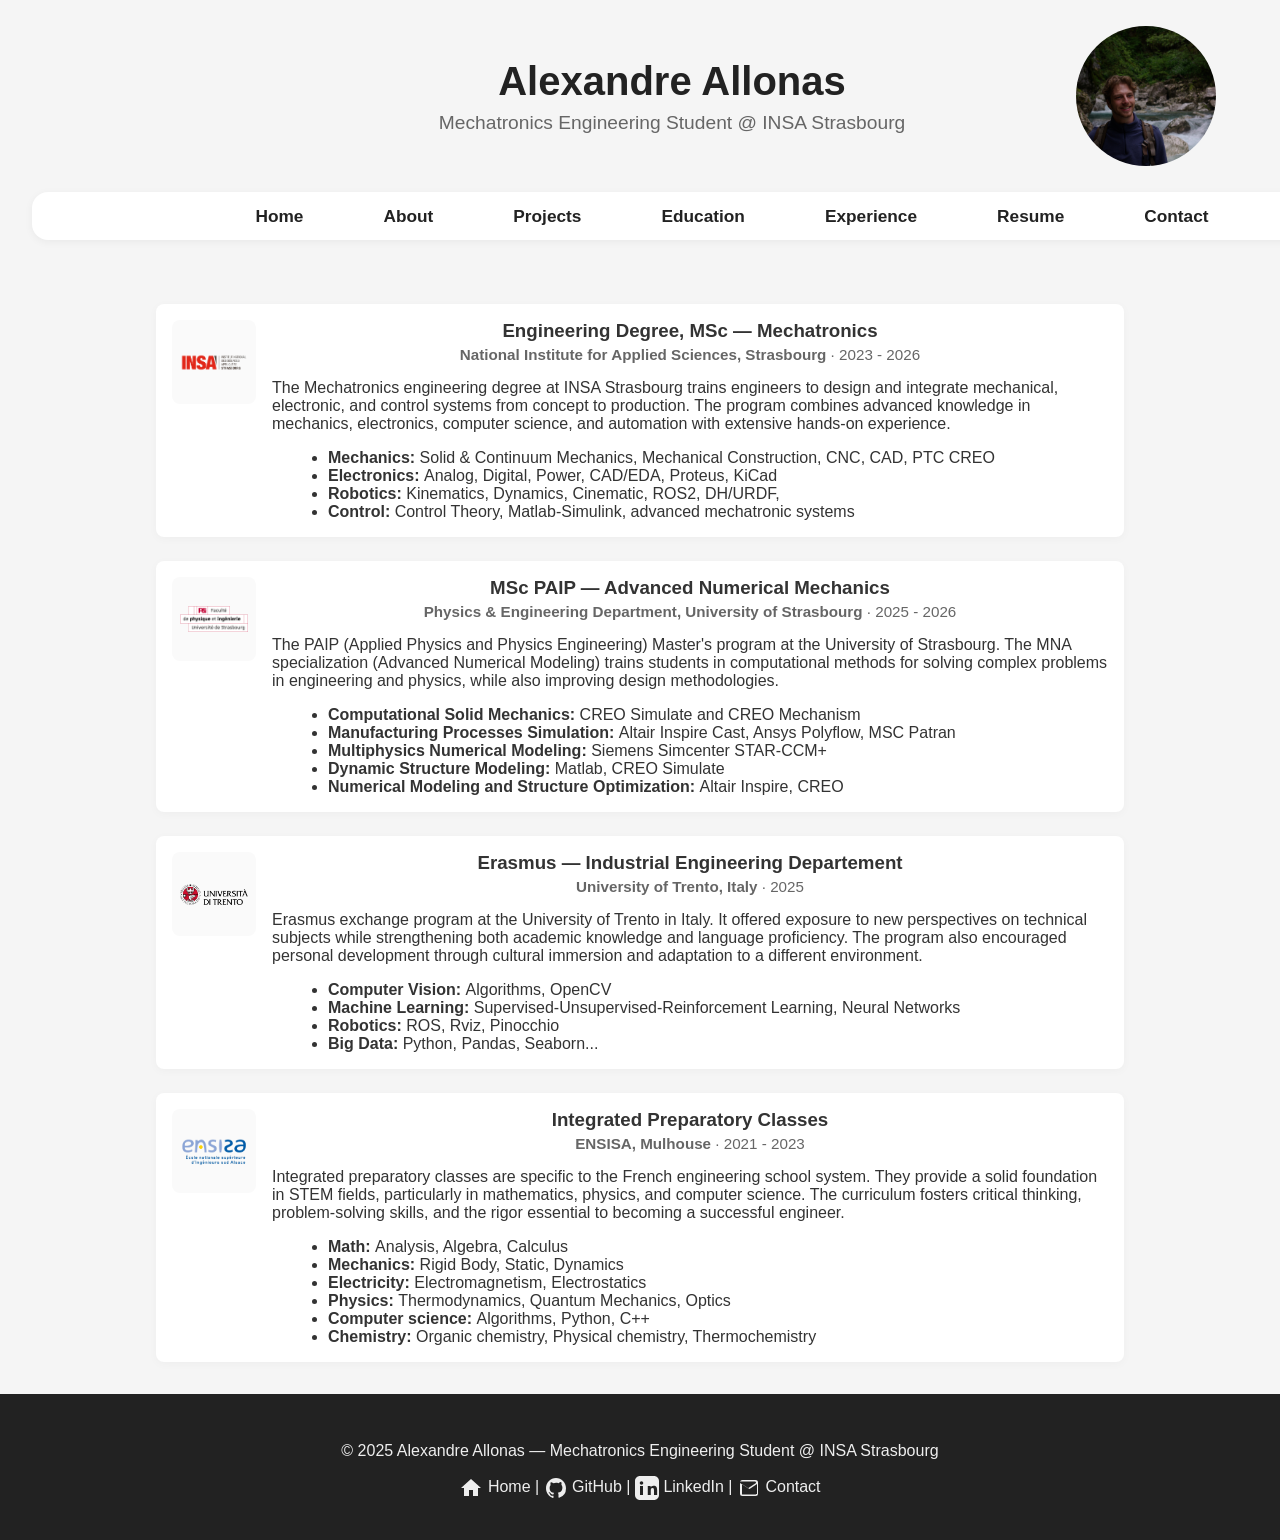
<file: .github/education.html>
<!DOCTYPE html>
<html lang="en">
<head>
  <meta charset="UTF-8">
  <meta name="viewport" content="width=device-width, initial-scale=1.0">
  <title>Education</title>
  <link rel="stylesheet" href="style.css">
</head>
<body>
  <div class="site-header">
    <div class="site-header-text">
      <p class="site-header-title">Alexandre Allonas</p>
      <span class="site-header-subtitle">Mechatronics Engineering Student @ INSA Strasbourg</span>
    </div>
    <a href="index.html">
      <img class="site-header-profile-picture" src="assets/pictures/pp.jpg" alt="Profile picture of Alexandre Allonas">
    </a>
  </div>
  <nav class="nav-bar">
    <div class="nav-toggle" id="navToggle" aria-label="Open navigation" tabindex="0">
      <span></span>
      <span></span>
      <span></span>
    </div>
    <ul class="nav-tabs" id="navTabs">
      <li><a href="index.html">Home</a></li>
      <li><a href="about.html">About</a></li>
      <li><a href="projects.html">Projects</a></li>
      <li><a href="education.html">Education</a></li>
      <li><a href="experience.html">Experience</a></li>
      <li><a href="resume.html">Resume</a></li>
      <li><a href="contact.html">Contact</a></li>
    </ul>
  </nav>
  <script>
    const navToggle = document.getElementById('navToggle');
    const navTabs = document.getElementById('navTabs');
    navToggle.addEventListener('click', () => {
      navTabs.classList.toggle('open');
      if (window.innerWidth <= 700) {
        document.body.classList.toggle('menu-open', navTabs.classList.contains('open'));
      }
    });
    navToggle.addEventListener('keypress', (e) => {
      if (e.key === 'Enter' || e.key === ' ') {
        navTabs.classList.toggle('open');
      }
    });
    navTabs.querySelectorAll('a').forEach(link => {
      link.addEventListener('click', () => {
        if (window.innerWidth <= 700) navTabs.classList.remove('open');
      });
    });
  </script>

  <section class="education-list" aria-label="Education background">
    
    <article class="education-item">
      <a href="https://www.insa-strasbourg.fr/en/mechatronics/?menu=courses&parent_label=The+INSA+engineer" target="_blank">
        <img class="edu-logo" src="assets/logos/insa_strasbourg.png" alt="INSA Strasbourg logo">
      </a>
      <div class="education-content">
        <h3 class="degree">Engineering Degree, MSc — Mechatronics</h3>
        <div class="meta"><strong>National Institute for Applied Sciences, Strasbourg</strong> &middot; 2023 - 2026</div>
        <p>The Mechatronics engineering degree at INSA Strasbourg trains engineers to design and integrate mechanical, electronic, and control systems from concept to production. 
          The program combines advanced knowledge in mechanics, electronics, computer science, and automation with extensive hands-on experience.
        </p>
        <ul>
          <li><strong>Mechanics: </strong> Solid & Continuum Mechanics, Mechanical Construction, CNC, CAD, PTC CREO</li>
          <li><strong>Electronics: </strong> Analog, Digital, Power, CAD/EDA, Proteus, KiCad</li>
          <li><strong>Robotics: </strong> Kinematics, Dynamics, Cinematic, ROS2, DH/URDF, </li>
          <li><strong>Control: </strong> Control Theory, Matlab-Simulink, advanced mechatronic systems</li>
        </ul>
      </div>
    </article>

    <article class="education-item">
      <a href="https://physique-ingenierie.unistra.fr/formations/masters/physique-appliquee-et-ingenierie-physique/modelisation-numerique-avancee-mna/" target="_blank">
        <img class="edu-logo" src="assets/logos/p&i_unistra.png" alt="Physics and Engineering at University of Strasbourg logo">
      </a>
        <div class="education-content">
        <h3 class="degree">MSc PAIP — Advanced Numerical Mechanics</h3>
        <div class="meta"><strong>Physics & Engineering Department, University of Strasbourg </strong> &middot; 2025 - 2026</div>
        <p>
          The PAIP (Applied Physics and Physics Engineering) Master's program at the University of Strasbourg.  
          The MNA specialization (Advanced Numerical Modeling) trains students in computational methods for solving complex problems in engineering and physics, while also improving design methodologies.  
        </p>
        <ul>
          <li><strong>Computational Solid Mechanics: </strong> CREO Simulate and CREO Mechanism</li>
          <li><strong>Manufacturing Processes  Simulation: </strong> Altair Inspire Cast, Ansys Polyflow, MSC Patran</li>
          <li><strong>Multiphysics Numerical Modeling: </strong> Siemens Simcenter STAR-CCM+</li>
          <li><strong>Dynamic Structure Modeling: </strong> Matlab, CREO Simulate </li>
          <li><strong>Numerical Modeling and Structure Optimization: </strong> Altair Inspire, CREO </li>
         
        </ul>
      </div>
    </article>
    
    <article class="education-item">
      <a href="https://www.unitn.it/en" target="_blank">
      <img class="edu-logo" src="assets/logos/unitrento.png" alt="University of Trento logo">
      </a>
      <div class="education-content">
        <h3 class="degree">Erasmus — Industrial Engineering Departement</h3>
        <div class="meta"><strong>University of Trento, Italy</strong> &middot; 2025</div>
        <p>
          Erasmus exchange program at the University of Trento in Italy.  
          It offered exposure to new perspectives on technical subjects while strengthening both academic knowledge and language proficiency.  
          The program also encouraged personal development through cultural immersion and adaptation to a different environment.  
        </p>

        <ul>
          <li><strong>Computer Vision: </strong>Algorithms, OpenCV </li>
          <li><strong>Machine Learning: </strong>Supervised-Unsupervised-Reinforcement Learning, Neural Networks</li>
          <li><strong>Robotics: </strong> ROS, Rviz, Pinocchio</li>
          <li><strong>Big Data: </strong> Python, Pandas, Seaborn... </li>
        </ul>
      </div>
    </article>

    <article class="education-item">
      <a href="https://www.ensisa.uha.fr/" target="_blank">
        <img class="edu-logo" src="assets/logos/ensisa.png" alt="ENSISA logo" >
      </a>
      <div class="education-content">
        <h3 class="degree">Integrated Preparatory Classes</h3>
        <div class="meta"><strong>ENSISA, Mulhouse</strong> &middot; 2021 - 2023</div>
        <p>
          Integrated preparatory classes are specific to the French engineering school system.  
          They provide a solid foundation in STEM fields, particularly in mathematics, physics, and computer science.  
          The curriculum fosters critical thinking, problem-solving skills, and the rigor essential to becoming a successful engineer.  
        </p>
        <ul>
          <li><strong>Math: </strong>Analysis, Algebra, Calculus</li>
          <li><strong>Mechanics: </strong>Rigid Body, Static, Dynamics  </li>
          <li><strong>Electricity: </strong>Electromagnetism, Electrostatics </li>
          <li><strong>Physics: </strong>Thermodynamics, Quantum Mechanics, Optics</li>          
          <li><strong>Computer science: </strong>Algorithms, Python, C++</li>
          <li><strong>Chemistry: </strong>Organic chemistry, Physical chemistry, Thermochemistry</li>
        </ul>
      </article>
  </section>
</body>

<footer class="site-footer">
  <p>© 2025 Alexandre Allonas &mdash; Mechatronics Engineering Student @ INSA Strasbourg</p>
  <p>
    <a href="index.html" class="footer-link">
      <svg width="24" height="24" fill="currentColor" viewBox="0 0 24 24" style="vertical-align:middle;"><path d="M10 20v-6h4v6h5v-8h3L12 3 2 12h3v8z"/></svg>
      <span class="footer-link-text">Home</span>
    </a> |
    <a href="https://github.com/aallonas" target="_blank" class="footer-link">
      <svg width="24" height="24" fill="currentColor" viewBox="0 0 24 24" style="vertical-align:middle;"><path d="M12 2C6.48 2 2 6.58 2 12.26c0 4.5 2.87 8.32 6.84 9.67.5.09.68-.22.68-.48 0-.24-.01-.87-.01-1.7-2.78.62-3.37-1.36-3.37-1.36-.45-1.18-1.1-1.5-1.1-1.5-.9-.63.07-.62.07-.62 1 .07 1.53 1.05 1.53 1.05.89 1.56 2.34 1.11 2.91.85.09-.66.35-1.11.63-1.37-2.22-.26-4.56-1.14-4.56-5.07 0-1.12.39-2.03 1.03-2.75-.1-.26-.45-1.3.1-2.7 0 0 .84-.28 2.75 1.05A9.38 9.38 0 0 1 12 6.84c.85.004 1.71.12 2.51.35 1.91-1.33 2.75-1.05 2.75-1.05.55 1.4.2 2.44.1 2.7.64.72 1.03 1.63 1.03 2.75 0 3.94-2.34 4.81-4.57 5.07.36.32.68.94.68 1.9 0 1.37-.01 2.47-.01 2.81 0 .27.18.58.69.48A10.01 10.01 0 0 0 22 12.26C22 6.58 17.52 2 12 2z"/></svg>
      <span class="footer-link-text">GitHub</span>
    </a> |
    <a href="https://linkedin.com/in/alexandre-allonas-ba664b207" target="_blank" class="footer-link">
      <svg width="24" height="24" fill="currentColor" viewBox="0 0 24 24" style="vertical-align:middle;"><path d="M19 0h-14c-2.76 0-5 2.24-5 5v14c0 2.76 2.24 5 5 5h14c2.76 0 5-2.24 5-5v-14c0-2.76-2.24-5-5-5zm-11 19h-3v-9h3v9zm-1.5-10.28c-.97 0-1.75-.79-1.75-1.75s.78-1.75 1.75-1.75 1.75.79 1.75 1.75-.78 1.75-1.75 1.75zm15.5 10.28h-3v-4.5c0-1.08-.02-2.47-1.5-2.47-1.5 0-1.73 1.17-1.73 2.39v4.58h-3v-9h2.89v1.23h.04c.4-.75 1.38-1.54 2.84-1.54 3.04 0 3.6 2 3.6 4.59v4.72z"/></svg>
      <span class="footer-link-text">LinkedIn</span>
    </a> |
    <a href="contact.html" class="footer-link">
      <svg width="24" height="24" fill="currentColor" viewBox="0 0 24 24" style="vertical-align:middle;"><path d="M21 6.5a2.5 2.5 0 0 0-2.5-2.5h-13A2.5 2.5 0 0 0 3 6.5v11A2.5 2.5 0 0 0 5.5 20h13a2.5 2.5 0 0 0 2.5-2.5v-11zm-2.5-.5a.5.5 0 0 1 .5.5v.379l-8 5.333-8-5.333V6a.5.5 0 0 1 .5-.5h15zm.5 12a.5.5 0 0 1-.5.5h-13a.5.5 0 0 1-.5-.5V8.121l7.5 5 7.5-5V18z"/></svg>
      <span class="footer-link-text">Contact</span>
    </a>
  </p>
</footer>
</html>
</file>
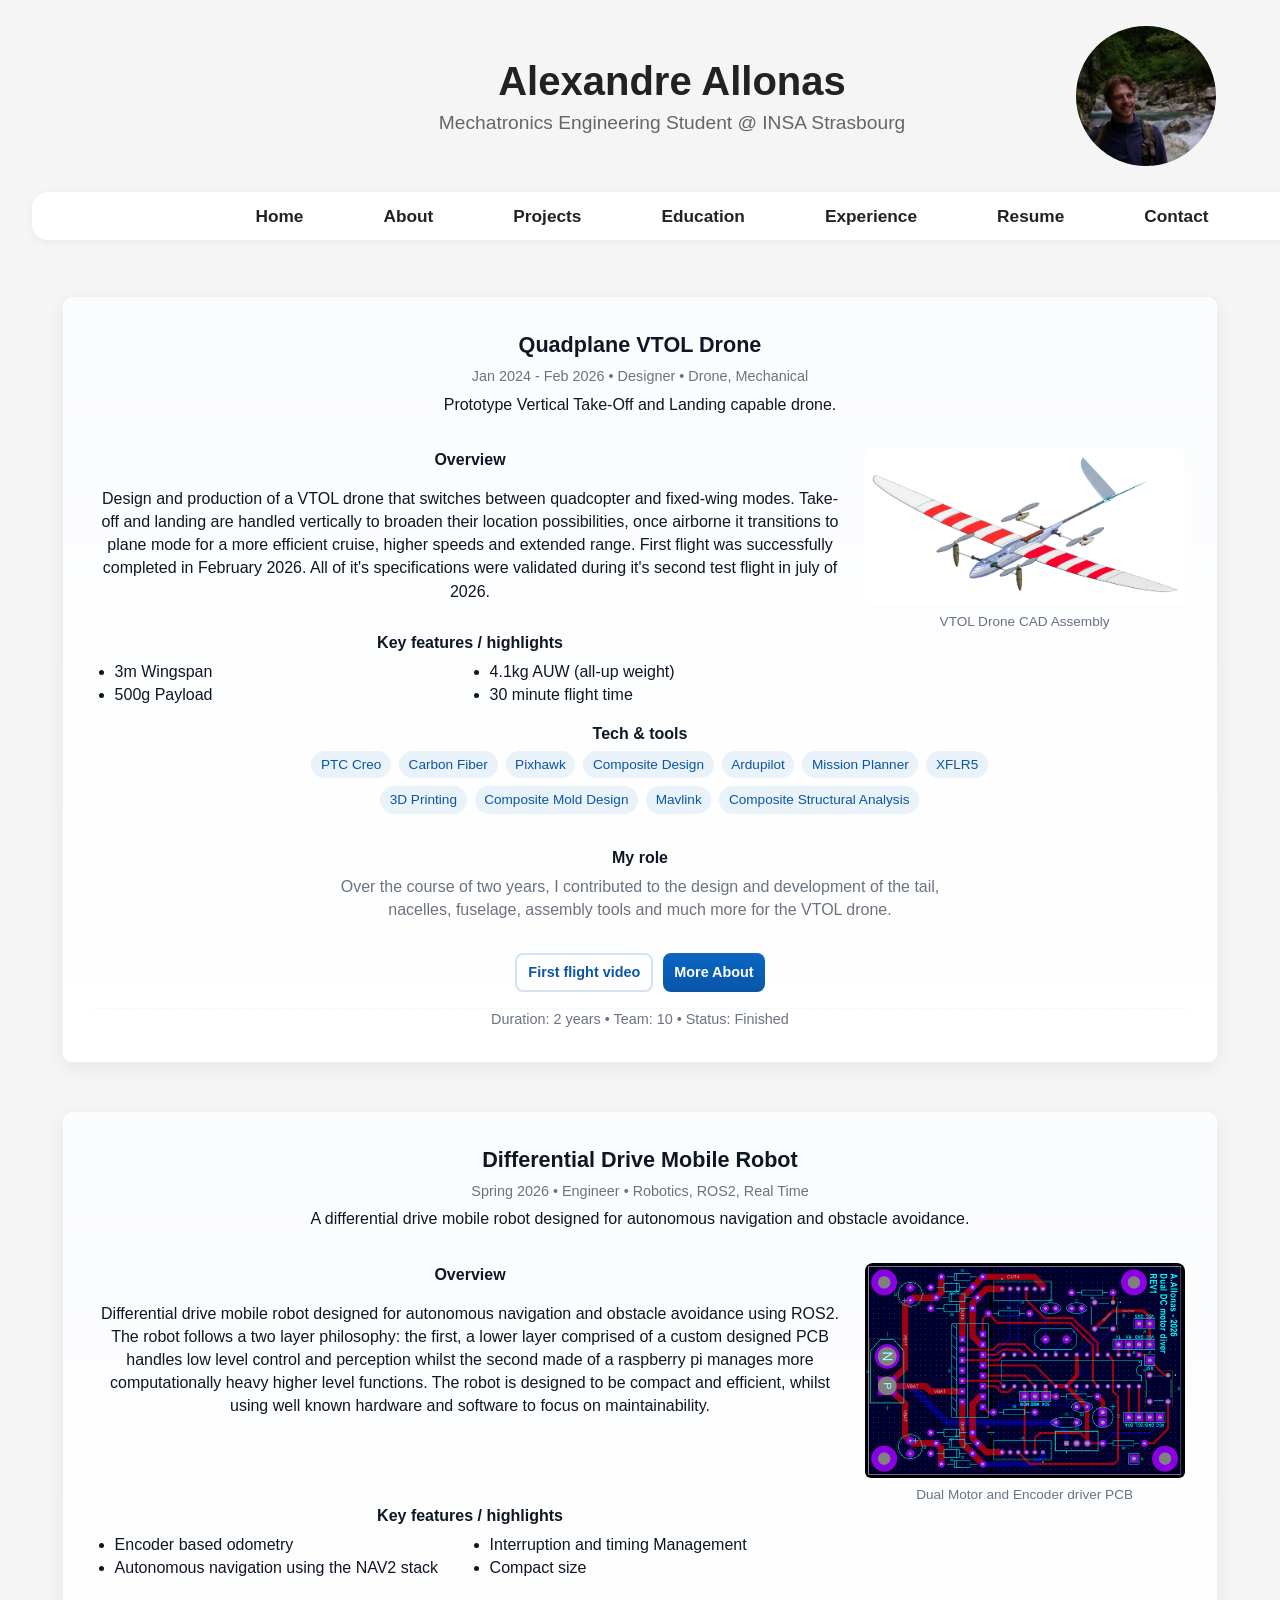
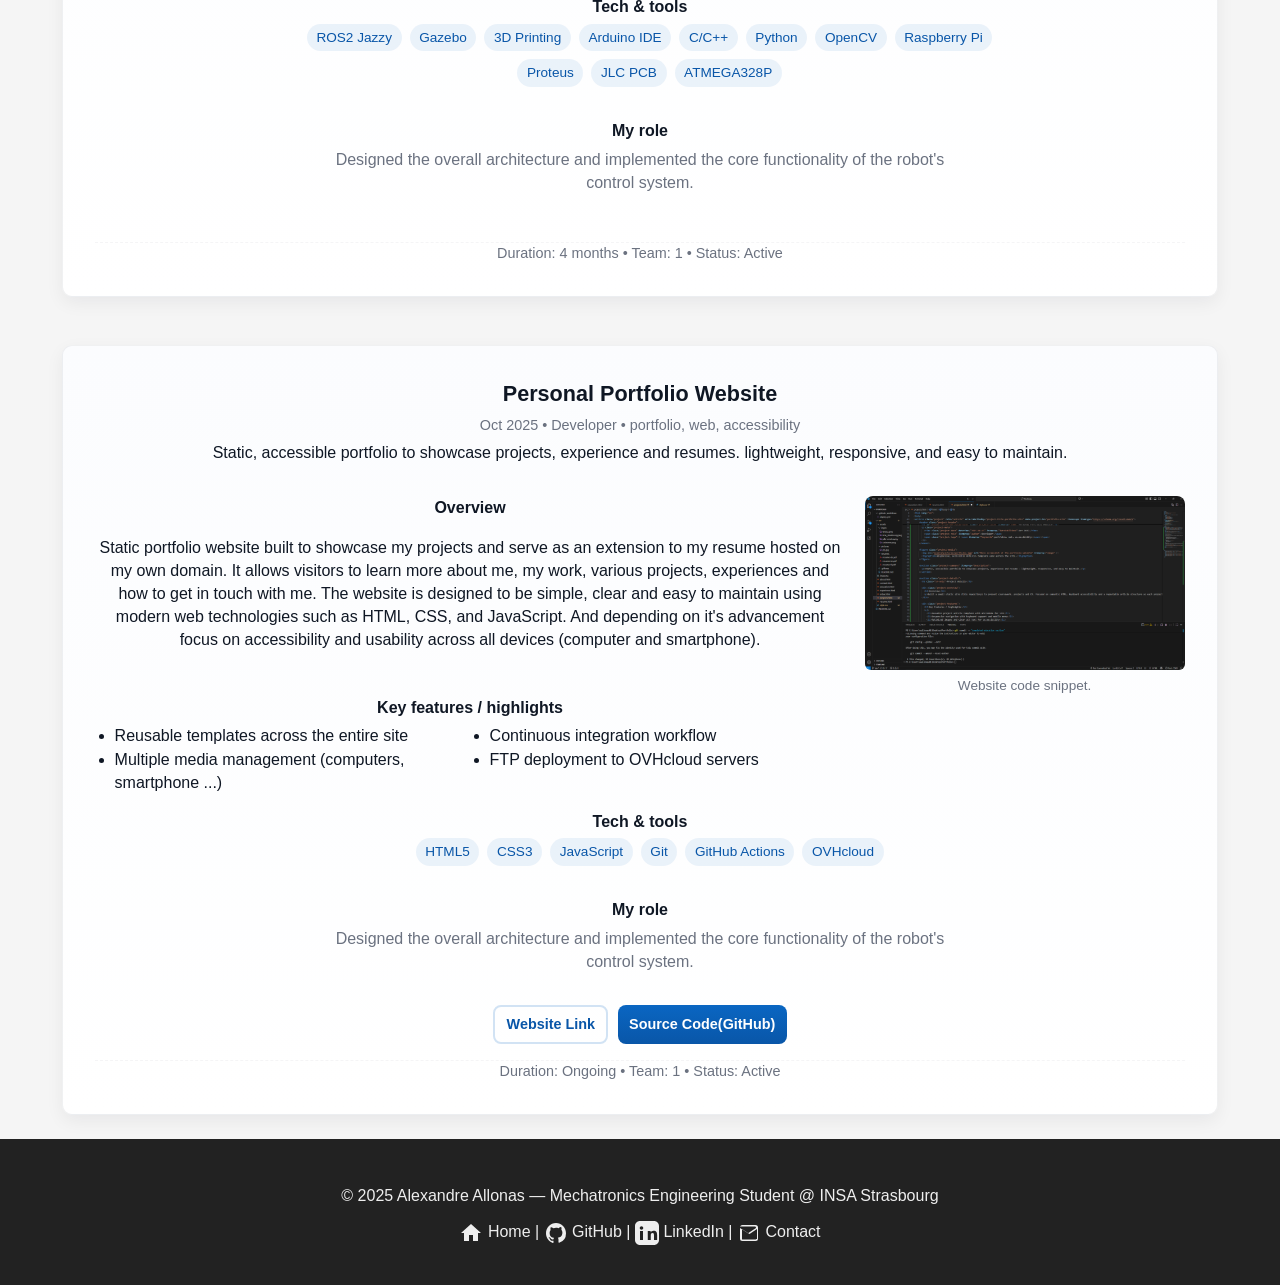
<file: .github/projects.html>
<!DOCTYPE html>
<html lang="en">
<head>
  <meta charset="UTF-8">
  <meta name="viewport" content="width=device-width, initial-scale=1.0">
  <title>Projects</title>
  <link rel="stylesheet" href="style.css">
</head>
<body>
  <div class="site-header">
    <div class="site-header-text">
      <p class="site-header-title">Alexandre Allonas</p>
      <span class="site-header-subtitle">Mechatronics Engineering Student @ INSA Strasbourg</span>
    </div>
    <a href="index.html">
      <img class="site-header-profile-picture" src="assets/pictures/pp.jpg" alt="Profile picture of Alexandre Allonas">
    </a>
  </div>
  <nav class="nav-bar">
    <div class="nav-toggle" id="navToggle" aria-label="Open navigation" tabindex="0">
      <span></span>
      <span></span>
      <span></span>
    </div>
    <ul class="nav-tabs" id="navTabs">
      <li><a href="index.html">Home</a></li>
      <li><a href="about.html">About</a></li>
      <li><a href="projects.html">Projects</a></li>
      <li><a href="education.html">Education</a></li>
      <li><a href="experience.html">Experience</a></li>
      <li><a href="resume.html">Resume</a></li>
      <li><a href="contact.html">Contact</a></li>
    </ul>
  </nav>
  <script>
    const navToggle = document.getElementById('navToggle');
    const navTabs = document.getElementById('navTabs');
    navToggle.addEventListener('click', () => {
      navTabs.classList.toggle('open');
      if (window.innerWidth <= 700) {
        document.body.classList.toggle('menu-open', navTabs.classList.contains('open'));
      }
    });
    navToggle.addEventListener('keypress', (e) => {
      if (e.key === 'Enter' || e.key === ' ') {
        navTabs.classList.toggle('open');
      }
    });
    navTabs.querySelectorAll('a').forEach(link => {
      link.addEventListener('click', () => {
        if (window.innerWidth <= 700) navTabs.classList.remove('open');
      });
    });
  </script>

  <article class="project" role="article" aria-labelledby="project-title-portfolio-site" data-project-id="portfolio-site" itemscope itemtype="https://schema.org/CreativeWork">
    <header class="project-header">
      <h2 id="project-title-portfolio-site" class="project-title" itemprop="name">Quadplane VTOL Drone</h2>
      <p class="project-meta">
        <time class="project-date" datetime="2025-10-15" itemprop="datePublished">Jan 2024 - Feb 2026</time>
        <span class="project-role" itemprop="author">• Designer</span>
        <span class="project-tags">• <span itemprop="keywords">Drone, Mechanical</span></span>
      </p>
      <p class="project-summary" itemprop="description">
        Prototype Vertical Take-Off and Landing capable drone.
      </p>
    </header>

    <figure class="project-media">
      <img src="assets/pictures/VTOL_CAD.png" alt="CAD Render of the VTOL drone" itemprop="image" />
      <figcaption>VTOL Drone CAD Assembly</figcaption>
    </figure>

    <section class="project-details">
      <h3 class="sr-only">Project details</h3>

      <div class="project-overview">
        <h4>Overview</h4>
        <p>
          Design and production of a VTOL drone that switches between quadcopter and fixed-wing modes. 
          Take-off and landing are handled vertically to broaden their location possibilities, 
          once airborne it transitions to plane mode for a more efficient cruise, higher speeds and extended range.
          First flight was successfully completed in February 2026.
          All of it's specifications were validated during it's second test flight in july of 2026.
        </p>
      </div>

      <div class="project-features">
        <h4>Key features / highlights</h4>
        <ul>
          <li>3m Wingspan</li>
          <li>500g Payload</li>
          <li>4.1kg AUW (all-up weight)</li>
          <li>30 minute flight time</li>
        </ul>
      </div>

      <div class="project-tech">
        <h4>Tech & tools</h4>
        <ul class="tech-list" aria-label="Technologies used">
          <li>PTC Creo</li>
          <li>Carbon Fiber</li>
          <li>Pixhawk</li>
          <li>Composite Design</li>
          <li>Ardupilot</li>
          <li>Mission Planner</li>
          <li>XFLR5</li>
          <li>3D Printing</li>
          <li>Composite Mold Design</li>
          <li>Mavlink</li>
          <li>Composite Structural Analysis</li>
        </ul>
      </div>

      <div class="project-role">
        <h4>My role</h4>
        <p>
            Over the course of two years, I contributed to the design and development of the tail, nacelles, fuselage, assembly tools and much more for the VTOL drone.

        </p>
      </div>

      <div class="project-links" aria-label="Project links"> 
        <a class="btn" href="https://youtu.be/p3VMUb1bDCs" target="_blank" rel="noopener noreferrer">First flight video</a>
        <!--<a class="btn" href="assets/resumes/resume-en.pdf" target="_blank" rel="noopener noreferrer">Scool article</a>-->
        <a class="btn btn-primary" href="https://youtu.be/p3VMUb1bDCs">More About</a>
      </div>
    </section>
    <footer class="project-footer" aria-hidden="false">
      <p class="project-stats">Duration: 2 years • Team: 10 • Status: Finished</p>
    </footer>
  </article>

  <article class="project" role="article" aria-labelledby="project-title-portfolio-site" data-project-id="portfolio-site" itemscope itemtype="https://schema.org/CreativeWork">
    <header class="project-header">
      <h2 id="project-title-portfolio-site" class="project-title" itemprop="name">Differential Drive Mobile Robot</h2>
      <p class="project-meta">
        <time class="project-date" datetime="2025-10-15" itemprop="datePublished">Spring 2026</time>
        <span class="project-role" itemprop="author">• Engineer</span>
        <span class="project-tags">• <span itemprop="keywords">Robotics, ROS2, Real Time</span></span>
      </p>
      <p class="project-summary" itemprop="description">
        A differential drive mobile robot designed for autonomous navigation and obstacle avoidance.
      </p>
    </header>

    <figure class="project-media">
      <img src="assets/pictures/PCB.png" alt=" sGerber file of the Dual Motor and Encoder driver" itemprop="image" />
      <figcaption>Dual Motor and Encoder driver PCB</figcaption>
    </figure>

    <section class="project-details">
      <h3 class="sr-only">Project details</h3>

      <div class="project-overview">
        <h4>Overview</h4>
        <p>
          Differential drive mobile robot designed for autonomous navigation and obstacle avoidance using ROS2.
          The robot follows a two layer philosophy: the first, a lower layer comprised of a custom designed PCB 
          handles low level control and perception whilst the second made of a raspberry pi manages more computationally 
          heavy higher level functions. The robot is designed to be compact and efficient, whilst using well known hardware 
          and software to focus on maintainability.
        </p>
      </div>

      <div class="project-features">
        <h4>Key features / highlights</h4>
        <ul>
          <li>Encoder based odometry</li>
          <li>Autonomous navigation using the NAV2 stack</li>
          <li>Interruption and timing Management</li>
          <li>Compact size</li>

        </ul>
      </div>

      <div class="project-tech">
        <h4>Tech & tools</h4>
        <ul class="tech-list" aria-label="Technologies used">
          <li>ROS2 Jazzy</li>
          <li>Gazebo</li>
          <li>3D Printing</li>
          <li>Arduino IDE</li>
          <li>C/C++</li>
          <li>Python</li>
          <li>OpenCV</li>
          <li>Raspberry Pi</li>
          <li>Proteus</li>
          <li>JLC PCB</li>
          <li>ATMEGA328P</li>
        </ul>
      </div>

      <div class="project-role">
        <h4>My role</h4>
        <p>Designed the overall architecture and implemented the core functionality of the robot's control system.</p>
      </div>

      <div class="project-links" aria-label="Project links">
        <!--<a class="btn btn-primary" href="index.html">Live demo (local)</a>-->
        <!--<a class="btn" href="https://github.com/aallonas/open_manipulator_tictactoe" target="_blank" rel="noopener noreferrer">Source Code(GitHub)</a>-->
      </div>
    </section>

    <footer class="project-footer" aria-hidden="false">
      <p class="project-stats">Duration: 4 months • Team: 1  • Status: Active</p>
    </footer>
  </article>

  <article class="project" role="article" aria-labelledby="project-title-portfolio-site" data-project-id="portfolio-site" itemscope itemtype="https://schema.org/CreativeWork">
    <header class="project-header">
      <h2 id="project-title-portfolio-site" class="project-title" itemprop="name">Personal Portfolio Website</h2>
      <p class="project-meta">
        <time class="project-date" datetime="2025-10-15" itemprop="datePublished">Oct 2025</time>
        <span class="project-role" itemprop="author">• Developer</span>
        <span class="project-tags">• <span itemprop="keywords">portfolio, web, accessibility</span></span>
      </p>
      <p class="project-summary" itemprop="description">
        Static, accessible portfolio to showcase projects, experience and resumes.
        lightweight, responsive, and easy to maintain.
      </p>
    </header>

    <figure class="project-media">
      <img src="assets/pictures/portfolio.png" alt=" screenshot of the portfolio website code editor" itemprop="image" />
      <figcaption>Website code snippet.</figcaption>
    </figure>

    <section class="project-details">
      <h3 class="sr-only">Project details</h3>

      <div class="project-overview">
        <h4>Overview</h4>
        <p>
          Static portfolio website built to showcase my projects and serve as an extension to my resume hosted on my own domain.
          It allows visitors to learn more about me, my work, various projects, experiences and how to get in touch with me.
          The website is designed to be simple, clear and easy to maintain using modern web technologies such as HTML, CSS, and JavaScript.
          And depending on it's advancement focus on accessibility and usability across all devices (computer and smartphone).
        </p>
      </div>

      <div class="project-features">
        <h4>Key features / highlights</h4>
        <ul>
          <li>Reusable templates across the entire site</li>
          <li>Multiple media management (computers, smartphone ...)</li>
          <li>Continuous integration workflow</li>
          <li>FTP deployment to OVHcloud servers</li>
        </ul>
      </div>

      <div class="project-tech">
        <h4>Tech & tools</h4>
        <ul class="tech-list" aria-label="Technologies used">
          <li>HTML5</li>
          <li>CSS3</li>
          <li>JavaScript</li>
          <li>Git</li>
          <li>GitHub Actions</li>
          <li>OVHcloud</li>
        </ul>
      </div>

      <div class="project-role">
        <h4>My role</h4>
        <p>Designed the overall architecture and implemented the core functionality of the robot's control system.</p>
      </div>

      <div class="project-links" aria-label="Project links">
        <a class="btn" href="https://alexandre-allonas.fr" target="_blank" rel="noopener noreferrer">Website Link</a>
        <a class="btn btn-primary" href="https://github.com/aallonas/portfolio" target="_blank" rel="noopener noreferrer">Source Code(GitHub)</a>
      </div>
    </section>

    <footer class="project-footer" aria-hidden="false">
      <p class="project-stats">Duration: Ongoing • Team: 1 • Status: Active</p>
    </footer>
  </article>
  
  <footer class="site-footer">
    <p>© 2025 Alexandre Allonas &mdash; Mechatronics Engineering Student @ INSA Strasbourg</p>
    <p>
      <a href="index.html" class="footer-link">
        <svg width="24" height="24" fill="currentColor" viewBox="0 0 24 24" style="vertical-align:middle;"><path d="M10 20v-6h4v6h5v-8h3L12 3 2 12h3v8z"/></svg>
        <span class="footer-link-text">Home</span>
      </a> |
      <a href="https://github.com/aallonas" target="_blank" class="footer-link">
        <svg width="24" height="24" fill="currentColor" viewBox="0 0 24 24" style="vertical-align:middle;"><path d="M12 2C6.48 2 2 6.58 2 12.26c0 4.5 2.87 8.32 6.84 9.67.5.09.68-.22.68-.48 0-.24-.01-.87-.01-1.7-2.78.62-3.37-1.36-3.37-1.36-.45-1.18-1.1-1.5-1.1-1.5-.9-.63.07-.62.07-.62 1 .07 1.53 1.05 1.53 1.05.89 1.56 2.34 1.11 2.91.85.09-.66.35-1.11.63-1.37-2.22-.26-4.56-1.14-4.56-5.07 0-1.12.39-2.03 1.03-2.75-.1-.26-.45-1.3.1-2.7 0 0 .84-.28 2.75 1.05A9.38 9.38 0 0 1 12 6.84c.85.004 1.71.12 2.51.35 1.91-1.33 2.75-1.05 2.75-1.05.55 1.4.2 2.44.1 2.7.64.72 1.03 1.63 1.03 2.75 0 3.94-2.34 4.81-4.57 5.07.36.32.68.94.68 1.9 0 1.37-.01 2.47-.01 2.81 0 .27.18.58.69.48A10.01 10.01 0 0 0 22 12.26C22 6.58 17.52 2 12 2z"/></svg>
        <span class="footer-link-text">GitHub</span>
      </a> |
      <a href="https://linkedin.com/in/alexandre-allonas-ba664b207" target="_blank" class="footer-link">
        <svg width="24" height="24" fill="currentColor" viewBox="0 0 24 24" style="vertical-align:middle;"><path d="M19 0h-14c-2.76 0-5 2.24-5 5v14c0 2.76 2.24 5 5 5h14c2.76 0 5-2.24 5-5v-14c0-2.76-2.24-5-5-5zm-11 19h-3v-9h3v9zm-1.5-10.28c-.97 0-1.75-.79-1.75-1.75s.78-1.75 1.75-1.75 1.75.79 1.75 1.75-.78 1.75-1.75 1.75zm15.5 10.28h-3v-4.5c0-1.08-.02-2.47-1.5-2.47-1.5 0-1.73 1.17-1.73 2.39v4.58h-3v-9h2.89v1.23h.04c.4-.75 1.38-1.54 2.84-1.54 3.04 0 3.6 2 3.6 4.59v4.72z"/></svg>
        <span class="footer-link-text">LinkedIn</span>
      </a> |
      <a href="contact.html" class="footer-link">
        <svg width="24" height="24" fill="currentColor" viewBox="0 0 24 24" style="vertical-align:middle;"><path d="M21 6.5a2.5 2.5 0 0 0-2.5-2.5h-13A2.5 2.5 0 0 0 3 6.5v11A2.5 2.5 0 0 0 5.5 20h13a2.5 2.5 0 0 0 2.5-2.5v-11zm-2.5-.5a.5.5 0 0 1 .5.5v.379l-8 5.333-8-5.333V6a.5.5 0 0 1 .5-.5h15zm.5 12a.5.5 0 0 1-.5.5h-13a.5.5 0 0 1-.5-.5V8.121l7.5 5 7.5-5V18z"/></svg>
        <span class="footer-link-text">Contact</span>
      </a>
    </p>
  </footer>
</body>
</html>
</file>
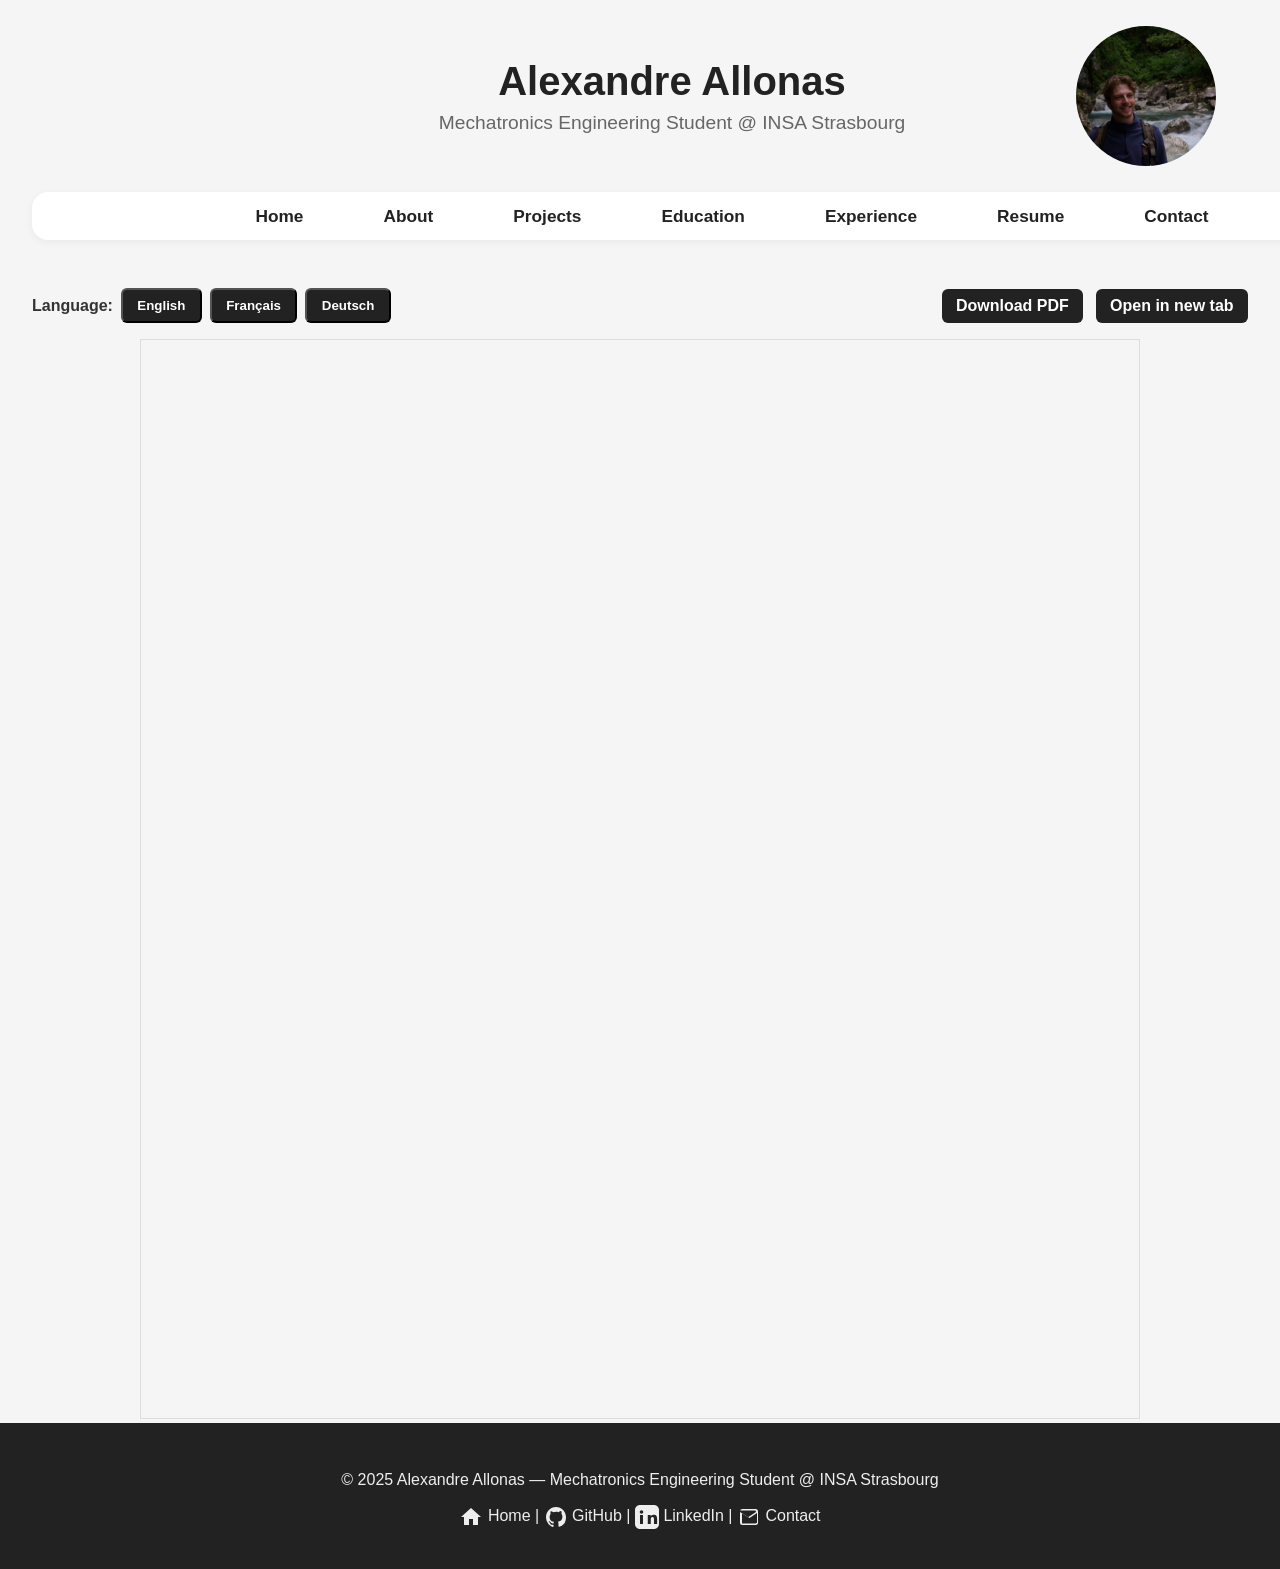
<file: .github/resume.html>
<!DOCTYPE html>
<html lang="en">
<head>
  <meta charset="UTF-8">
  <meta name="viewport" content="width=device-width, initial-scale=1.0">
  <title>Resume</title>
  <link rel="stylesheet" href="style.css">
</head>
<body>
  <div class="site-header">
    <div class="site-header-text">
      <p class="site-header-title">Alexandre Allonas</p>
      <span class="site-header-subtitle">Mechatronics Engineering Student @ INSA Strasbourg</span>
    </div>
    <a href="index.html">
      <img class="site-header-profile-picture" src="assets/pictures/pp.jpg" alt="Profile picture of Alexandre Allonas">
    </a>
  </div>
  <nav class="nav-bar">
    <div class="nav-toggle" id="navToggle" aria-label="Open navigation" tabindex="0">
      <span></span>
      <span></span>
      <span></span>
    </div>
    <ul class="nav-tabs" id="navTabs">
      <li><a href="index.html">Home</a></li>
      <li><a href="about.html">About</a></li>
      <li><a href="projects.html">Projects</a></li>
      <li><a href="education.html">Education</a></li>
      <li><a href="experience.html">Experience</a></li>
      <li><a href="resume.html">Resume</a></li>
      <li><a href="contact.html">Contact</a></li>
    </ul>
  </nav>
  <script>
    const navToggle = document.getElementById('navToggle');
    const navTabs = document.getElementById('navTabs');
    navToggle.addEventListener('click', () => {
      navTabs.classList.toggle('open');
      if (window.innerWidth <= 700) {
        document.body.classList.toggle('menu-open', navTabs.classList.contains('open'));
      }
    });
    navToggle.addEventListener('keypress', (e) => {
      if (e.key === 'Enter' || e.key === ' ') {
        navTabs.classList.toggle('open');
      }
    });
    navTabs.querySelectorAll('a').forEach(link => {
      link.addEventListener('click', () => {
        if (window.innerWidth <= 700) navTabs.classList.remove('open');
      });
    });
  </script>
  <section class="resume-viewer">
    <div class="viewer-controls" style="margin:1rem 0; display:flex; flex-wrap:wrap; gap:0.5rem; align-items:center;">
      <div class="lang-select" style="display:flex; gap:0.5rem; align-items:center;">
        <span style="font-weight:600;">Language:</span>
        <button class="lang-btn button" data-lang="en">English</button>
        <button class="lang-btn button" data-lang="fr">Français</button>
        <button class="lang-btn button" data-lang="de">Deutsch</button>
      </div>
      <div style="margin-left:auto;">
        <a id="downloadLink" href="assets/resumes/resume-en.pdf" download="Alexandre-Allonas-Resume-en.pdf" class="button">Download PDF</a>
        <a id="openLink" href="assets/resumes/resume-en.pdf" target="_blank" rel="noopener noreferrer" class="button" style="margin-left:0.5rem;">Open in new tab</a>
      </div>
    </div>
    <!-- Embedded PDF viewer (iframe fallback) -->
    <div class="pdf-embed" style="width:100%;max-width:1000px;margin:0 auto;">
      <iframe id="resumeIframe" src="assets/resumes/resume-en.pdf" title="Resume PDF" style="width:100%;height:120vh;border:1px solid #ddd;" frameborder="0">
        <p>Your browser does not support PDFs. Download the PDF to view it: <a id="fallbackDownload" href="assets/resumes/resume-en.pdf">Download PDF</a>.</p>
      </iframe>
    </div>
  </section>

  <script>
    // Language switcher for resume PDFs
    (function(){
      const buttons = document.querySelectorAll('.lang-btn');
      const iframe = document.getElementById('resumeIframe');
      const downloadLink = document.getElementById('downloadLink');
      const openLink = document.getElementById('openLink');
      const fallbackDownload = document.getElementById('fallbackDownload');
      const filenames = {
        en: 'assets/resumes/resume-en.pdf',
        fr: 'assets/resumes/resume-fr.pdf',
        de: 'assets/resumes/resume-de.pdf'
      };

      function setLang(lang) {
        const file = filenames[lang] || filenames.en;
        iframe.src = file;
        downloadLink.href = file;
        openLink.href = file;
        downloadLink.setAttribute('download', `Alexandre-Allonas-Resume-${lang}.pdf`);
        openLink.setAttribute('href', file);
        if (fallbackDownload) fallbackDownload.setAttribute('href', file);
        // update active styles
        buttons.forEach(b => b.classList.toggle('active', b.dataset.lang === lang));
      }

      buttons.forEach(b => b.addEventListener('click', () => setLang(b.dataset.lang)));

      // default to English
      setLang('en');
    })();
  </script>

  <footer class="site-footer">
    <p>© 2025 Alexandre Allonas &mdash; Mechatronics Engineering Student @ INSA Strasbourg</p>
    <p>
      <a href="index.html" class="footer-link">
        <svg width="24" height="24" fill="currentColor" viewBox="0 0 24 24" style="vertical-align:middle;"><path d="M10 20v-6h4v6h5v-8h3L12 3 2 12h3v8z"/></svg>
        <span class="footer-link-text">Home</span>
      </a> |
      <a href="https://github.com/aallonas" target="_blank" class="footer-link">
        <svg width="24" height="24" fill="currentColor" viewBox="0 0 24 24" style="vertical-align:middle;"><path d="M12 2C6.48 2 2 6.58 2 12.26c0 4.5 2.87 8.32 6.84 9.67.5.09.68-.22.68-.48 0-.24-.01-.87-.01-1.7-2.78.62-3.37-1.36-3.37-1.36-.45-1.18-1.1-1.5-1.1-1.5-.9-.63.07-.62.07-.62 1 .07 1.53 1.05 1.53 1.05.89 1.56 2.34 1.11 2.91.85.09-.66.35-1.11.63-1.37-2.22-.26-4.56-1.14-4.56-5.07 0-1.12.39-2.03 1.03-2.75-.1-.26-.45-1.3.1-2.7 0 0 .84-.28 2.75 1.05A9.38 9.38 0 0 1 12 6.84c.85.004 1.71.12 2.51.35 1.91-1.33 2.75-1.05 2.75-1.05.55 1.4.2 2.44.1 2.7.64.72 1.03 1.63 1.03 2.75 0 3.94-2.34 4.81-4.57 5.07.36.32.68.94.68 1.9 0 1.37-.01 2.47-.01 2.81 0 .27.18.58.69.48A10.01 10.01 0 0 0 22 12.26C22 6.58 17.52 2 12 2z"/></svg>
        <span class="footer-link-text">GitHub</span>
      </a> |
      <a href="https://linkedin.com/in/alexandre-allonas-ba664b207" target="_blank" class="footer-link">
        <svg width="24" height="24" fill="currentColor" viewBox="0 0 24 24" style="vertical-align:middle;"><path d="M19 0h-14c-2.76 0-5 2.24-5 5v14c0 2.76 2.24 5 5 5h14c2.76 0 5-2.24 5-5v-14c0-2.76-2.24-5-5-5zm-11 19h-3v-9h3v9zm-1.5-10.28c-.97 0-1.75-.79-1.75-1.75s.78-1.75 1.75-1.75 1.75.79 1.75 1.75-.78 1.75-1.75 1.75zm15.5 10.28h-3v-4.5c0-1.08-.02-2.47-1.5-2.47-1.5 0-1.73 1.17-1.73 2.39v4.58h-3v-9h2.89v1.23h.04c.4-.75 1.38-1.54 2.84-1.54 3.04 0 3.6 2 3.6 4.59v4.72z"/></svg>
        <span class="footer-link-text">LinkedIn</span>
      </a> |
      <a href="contact.html" class="footer-link">
        <svg width="24" height="24" fill="currentColor" viewBox="0 0 24 24" style="vertical-align:middle;"><path d="M21 6.5a2.5 2.5 0 0 0-2.5-2.5h-13A2.5 2.5 0 0 0 3 6.5v11A2.5 2.5 0 0 0 5.5 20h13a2.5 2.5 0 0 0 2.5-2.5v-11zm-2.5-.5a.5.5 0 0 1 .5.5v.379l-8 5.333-8-5.333V6a.5.5 0 0 1 .5-.5h15zm.5 12a.5.5 0 0 1-.5.5h-13a.5.5 0 0 1-.5-.5V8.121l7.5 5 7.5-5V18z"/></svg>
        <span class="footer-link-text">Contact</span>
      </a>
    </p>
  </footer>
</body>
</html>
</file>
<file: style.css>
/* Global box-sizing reset */
html {
  box-sizing: border-box;
}
*, *:before, *:after {
  box-sizing: inherit;
}

@media (max-width: 700px) {
  html, body {
    overflow-x: hidden;
  }
  /* ensure contact sections never exceed viewport width */
  .contact-page .contact-sections,
  .contact-page .contact-sections * {
    max-width: 100%;
    box-sizing: border-box;
  }
}



html, body {
  height: 100%;
}
body {
  display: flex;
  flex-direction: column;
  min-height: 100vh;
  margin: 0;
}

/* main content grows to push footer down */
.site-main,
.presentation,
.page-content {
  flex: 1 0 auto;
}



@media (max-width: 700px) {
  .footer-link-text {
    display: none;
  }
}

body {
  font-family: Arial, sans-serif;
  text-align: center;
  padding: 0 2rem 0;
  background-color: #f5f5f5;
  color: #333;
}

.nav-bar {
  margin: 0 2rem 2rem;
  max-width: 1400px;
  min-width: 1400px;
  margin-left: auto;
  margin-right: auto;
}

.nav-tabs {
  display: flex;
  justify-content: center;
  list-style: none;
  padding: 0;
  margin: 0 0 0 0;
  background: #fff;
  box-shadow: 0 2px 8px rgba(0,0,0,0.05);
  transition: max-height 0.3s ease;
  border-radius: 1rem;
}

/* Hamburger styles */
.nav-toggle {
  display: none;
  position: absolute;
  top: 1.5rem;
  left: 1.5rem;
  width: 2.5rem;
  height: 2.5rem;
  flex-direction: column;
  justify-content: center;
  align-items: center;
  cursor: pointer;
  z-index: 1001;
}
.nav-toggle span {
  display: block;
  width: 2rem;
  height: 0.3rem;
  margin: 0.3rem 0;
  background: #333;
  border-radius: 2px;
  transition: 0.3s;
}

@media (max-width: 700px) {
  /* remove body horizontal padding so centering uses full viewport */
  body {
    padding-left: 0;
    padding-right: 0;
  background: transparent;
  color: #222;
  border-radius: 8px;
  font-weight: 700;
  font-size: 1.08rem;
  transition: background 0.2s, color 0.2s, transform 0.08s;
  text-decoration: none;
  box-shadow: none;
  }

  /* keep the hamburger fixed so it doesn't occupy layout width */
  .nav-toggle {
    position: fixed;
  transform: translateY(-2px);
    top: 1rem;
    left: 1rem;
/* Contact button styled like header nav button */
.contact-btn {
  display: inline-block;
  padding: 1rem 2rem;
  background: transparent;
  color: #222;
  border-radius: 8px;
  font-weight: 700;
  font-size: 1.08rem;
  transition: background 0.2s, color 0.2s, transform 0.08s;
  text-decoration: none;
  box-shadow: none;
  border: none;
  cursor: pointer;
}
.contact-btn:hover {
  background: #007bff;
  color: #fff;
  transform: translateY(-2px);
}
  }

  /* ensure contact sections span full width then use internal padding for gutters */
  .contact-sections {
    width: 100%;
    max-width: 400px;
    padding: 0 1rem;
    box-sizing: border-box;
    margin: 2rem auto;
  }

  /* Force center visually by using calc and transform so it ignores the fixed nav-toggle */
  .contact-sections {
    left: 50%;
    transform: translateX(-50%);
    position: relative; /* allow left/transform without taking it out of flow */
    max-width: 400px;
    width: calc(100% - 2rem);
  }
}

.nav-tabs {
  flex-direction: row;
  align-items: center;
  max-height: none;
  overflow: visible;
  width: auto;
}
.nav-tabs.open {
  max-height: none;
}
.nav-tabs li {
  margin: 0 1.5rem;
  width: auto;
}
.nav-tabs a {
  padding: 1rem 2rem;
  width: auto;
  text-align: center;
}
.nav-toggle {
  display: none;
}
body.menu-open {
  overflow-x: hidden;
}

/* Mobile nav: show burger, collapse menu */
@media (max-width: 700px) {
  .nav-tabs {
    flex-direction: column;
    align-items: flex-start;
    max-height: 0;
    overflow: hidden;
    margin: 0 0 2rem 0;
    width: 100%;
    box-shadow: none;
    border-radius: 0;
    background: #fff;
    position: absolute;
    top: 4.5rem;
    left: 0;
    right: 0;
    z-index: 1000;
  }
  .nav-tabs.open {
    max-height: 500px;
    box-shadow: 0 2px 8px rgba(0,0,0,0.05);
  }
  .nav-tabs li {
    margin: 0.5rem 1rem;
    width: 100%;
  }
  .nav-tabs a {
    padding: 1rem 1.5rem;
    width: 100%;
    text-align: left;
  }
  .nav-toggle {
    display: flex;
  }
}

h1 {
  color: green;
}

/* Contact page sections layout */
.contact-sections {
  display: flex;
  gap: 2rem;
  justify-content: center;
  align-items: flex-start;
  margin: 2rem auto;
  max-width: 900px;
  width: 100%;
  box-sizing: border-box;
}
.contact-form-section {
  background: #fff;
  padding: 2rem 1.5rem;
  border-radius: 8px;
  box-shadow: 0 2px 8px rgba(0,0,0,0.05);
  /* allow the form column to grow and take remaining space */
  flex: 1 1 350px;
  min-width: 250px;
}
.contact-info-section {
  background: #fff;
  padding: 2rem 1.5rem;
  border-radius: 8px;
  box-shadow: 0 2px 8px rgba(0,0,0,0.05);
  /* don't grow to match the form height; size to content */
  flex: 0 1 320px;
  min-width: 250px;
  align-self: flex-start; /* keep it top-aligned */
}
.contact-form label {
  display: block;
  margin: 1rem 0 0.3rem 0;
  font-weight: bold;
}
.contact-form input,
.contact-form textarea {
  width: 100%;
  padding: 0.7rem;
  margin-bottom: 1rem;
  border: 1px solid #ccc;
  border-radius: 4px;
  font-size: 1rem;
  box-sizing: border-box;
}
.contact-form button {
  background: #222;
  color: #fff;
  border: none;
  padding: 0.8rem 2rem;
  border-radius: 4px;
  font-size: 1rem;
  cursor: pointer;
  transition: background 0.2s;
}
.contact-form button:hover {
  background: #444;
}
.contact-info-list {
  list-style: none;
  padding: 0;
  margin: 1rem 0 0 0;
  font-size: 1.1rem;
}
.contact-info-list li {
  margin-bottom: 1rem;
}

/* Social link styles used in contact page */
.contact-info-list .social-link {
  display: inline-flex;
  align-items: center;
  gap: 0.4rem;
  color: #222;
  text-decoration: none;
  font-weight: 600;
}
.contact-info-list .social-link svg {
  color: #111;
}
.contact-info-list .social-link:hover {
  text-decoration: underline;
}

@media (max-width: 800px) {
  .contact-sections {
    flex-direction: column;
    gap: 1.5rem;
    max-width: 400px;
    width: 100%;
    align-items: center;
    margin: 0 auto;
  }
  .contact-form-section, .contact-info-section {
    width: 100%;
    max-width: 400px;
    margin: 0 auto;
  }
  .contact-form {
    display: flex;
    flex-direction: column;
    align-items: center;
    width: 100%;
  }
  .contact-form label,
  .contact-form input,
  .contact-form textarea,
  .contact-form button {
    width: 100%;
    max-width: 350px;
    margin: 0 auto;
  }
}

/* define UI vars */
:root {
  --burger-w: 2.5rem;
  --center-adjust: 0px; /* tweak this if center needs nudging */
}

@media (max-width: 700px) {
  .nav-toggle {
    width: var(--burger-w);
    height: calc(var(--burger-w) * 1);
  }

  /* Force center visually by compensating for half the burger width */
  .contact-sections {
    position: relative;
    left: 50%;
    transform: translateX(calc(-50% - (var(--burger-w) / 2) + var(--center-adjust)));
    max-width: 400px;
    width: calc(100% - 2rem);
  }
}

/* Scoped contact-page fixes */
.contact-page .page-content {
  max-width: 900px;
  margin: 0 auto;
  padding: 0 1rem;
  box-sizing: border-box;
}
.contact-page .contact-sections {
  position: static;
  left: auto;
  transform: none;
  width: 100%;
  max-width: 900px;
  margin: 2rem auto;
  padding: 0;
  box-sizing: border-box;
}

/* Prevent horizontal overflow on contact page (do not include footer) */
.contact-page .page-content,
.contact-page .contact-sections {
  max-width: 100%;
  overflow-x: hidden;
}

/* Desktop nav link styles */
@media (min-width: 701px) {
  .nav-tabs a {
    background: transparent;
    color: #222;
    padding: 0.6rem 1rem;
    border-radius: 6px;
    transition: background 0.2s, color 0.2s, transform 0.08s;
    text-decoration: none;
    box-shadow: none;
    font-weight: 700;
  }
  .nav-tabs a:hover {
    background: #007bff;
    color: #fff;
    transform: translateY(-2px);
  }
  .nav-tabs a:focus {
    outline: 2px solid #0056b3;
    outline-offset: 2px;
  }
  .nav-tabs li + li {
    margin-left: 1rem;
  }
}

/* Mobile nav link styles (improve appearance inside the hamburger menu) */
@media (max-width: 700px) {
  .nav-tabs a {
    display: block; /* ensure full clickable row */
    color: #222;
    font-size: 1.05rem;
    font-weight: 600;
    padding: 1rem 1.5rem;
    text-decoration: none;
    border-radius: 8px;
    transition: background 0.15s ease, color 0.15s ease, transform 0.08s ease;
  }
  .nav-tabs a:hover {
    background: rgba(0,0,0,0.04);
    color: #111;
  }
  .nav-tabs a:focus {
    outline: 3px solid rgba(0,123,255,0.25);
    outline-offset: 2px;
  }
  /* mark current/active link if present on mobile */
  .nav-tabs li.active a,
  .nav-tabs a.active,
  .nav-tabs a[aria-current="page"] {
    background: #007bff;
    color: #fff;
  }
}

/* Desktop improvements: larger tabs and full-fitting active background */
@media (min-width: 701px) {
  .nav-tabs a {
    font-size: 1.08rem; /* slightly larger for desktop */
    padding: 0.85rem 1.25rem; /* increase padding so background fully covers the tab */
    display: inline-block; /* allow background to hug the text */
  }
  /* Active / current page states */
  .nav-tabs li.active a,
  .nav-tabs a.active,
  .nav-tabs a[aria-current="page"] {
    background: #007bff;
    color: #fff;
    box-shadow: 0 6px 18px rgba(0,123,255,0.12);
    transform: none;
  }
}

/* Resume viewer styles */
.resume-viewer p {
  color: #444;
  margin-bottom: 0.5rem;
}

.viewer-controls .button {
  display: inline-block;
  background: #222;
  color: #fff;
  padding: 0.5rem 0.9rem;
  border-radius: 6px;
  text-decoration: none;
  font-weight: 600;
}

.viewer-controls .button:hover { background: #444; }

@media (max-width: 700px) {
  .pdf-embed iframe { height: 60vh; }
}

/* Experiences Article styles */

.experience-list {
  max-width: 1000px;
  margin: 2rem auto;
  padding: 0 1rem;
  display: flex;
  flex-direction: column;
  gap: 1.5rem;
}
.experience-item {
  display: flex;
  gap: 1rem;
  align-items: flex-start;
  background: #fff;
  padding: 1rem;
  border-radius: 8px;
  box-shadow: 0 2px 10px rgba(0,0,0,0.03);
}
.company-logo {
  width: 84px;
  height: 84px;
  object-fit: contain;
  border-radius: 8px;
  background: #fafafa;
  padding: 8px;
  flex: 0 0 84px;
}
.experience-content {
  flex: 1 1 auto;
}

.experience-content .role {
  margin:  0 0 0.25rem 0;
}

.experience-content p {
  text-align: left;
}

.experience-content .meta {
  color: #666;
  font-size: 0.95rem;
  margin-bottom: 0.1rem;
  margin-top: 0;
}
.experience-content ul {
  margin: 0.5rem 0 0 1rem;
  text-align: left;
}

@media (max-width: 700px) {
  .experience-item {
    flex-direction: row;
    gap: 0.75rem;
  }
  .company-logo {
    width: 64px;
    height: 64px;
    flex: 0 0 64px;
  }
}

/* Education Article styles */

.education-list {
  max-width: 1000px;
  margin: 2rem auto;
  padding: 0 1rem;
  display: flex;
  flex-direction: column;
  gap: 1.5rem;
}

.education-item {
  display: flex;
  gap: 1rem;
  align-items: flex-start;
  background: #fff;
  padding: 1rem;
  border-radius: 8px;
  box-shadow: 0 2px 10px rgba(0,0,0,0.03);
}

.edu-logo {
  width: 84px;
  height: 84px;
  object-fit: contain;
  border-radius: 8px;
  background: #fafafa;
  padding: 8px;
  flex: 0 0 84px;
}

.education-content {
  flex: 1 1 auto;
}

.education-content p {
  text-align: left;
}

.education-content .role,
.education-content h3 {
  margin: 0 0 0.25rem 0;
}

.education-content .meta {
  color: #666;
  font-size: 0.95rem;
  margin-bottom: 0.1rem;
  margin-top: 0;
}

.education-content ul {
  margin: 0.5rem 0 0 1rem;
    text-align: left;
}

@media (max-width: 700px) {
  /* When stacked on small screens, keep education items top-aligned for readability */
  .education-item {
    flex-direction: row;
    gap: 0.75rem;
  }
  .edu-logo {
    width: 64px;
    height: 64px;
    flex: 0 0 64px;
  }
}

/* Contact grid/cards */
.contact-grid {
  display: grid;
  grid-template-columns: 1fr; /* force single column (stacked) on desktop) */
  gap: 1rem;
  max-width: 1000px;
  margin: 0 auto 1.5rem auto;
}
.contact-card {
  background: #fff;
  padding: 1rem;
  border-radius: 8px;
  box-shadow: 0 2px 8px rgba(0,0,0,0.04);
  text-align: center;
}
.contact-card .card-icon {
  margin-bottom: 0.6rem;
  color: #222;
}
.card-link {
  display: block;
  font-size: 1.05rem;
  font-weight: 700;
  color: #222;
  text-decoration: none;
  margin-bottom: 0.25rem;
}
.card-link:hover { text-decoration: underline; }
.card-label {
  font-size: 0.9rem;
  color: #666;
}

/* Resume toolbar removed; viewer controls are inline in the HTML */

/* Presentation (profile picture + text) */
.presentation {
  display: flex;
  align-items: left;
  gap: 1.25rem;
  /* allow presentation to span wide so image can use vw sizing */
  max-width: 1200px;
  margin: 1.5rem auto;
  padding: 1rem;
  box-sizing: border-box;
}
.presentation .profile-image {
  /* make image roughly half the viewport width but clamp it for very wide/narrow screens */
  width: clamp(220px, 48vw, 560px);
  height: clamp(220px, 48vw, 560px);
  flex: 0 0 auto; /* fixed visual size coming from width/height */
  border-radius: 12px; /* use rounded rectangle for large image; change to 50% for circle */
  object-fit: cover;
  background: #fafafa;
  padding: 4px;
}



.presentation .profile-text {
  flex: 1 1 0;
    text-align: left;
}

.presentation .intro-text {
  text-align: left !important;
}


/* Inline image element used in HTML (.profile-pic) */
.presentation .profile-pic {
  display: block;
  /* desktop: target 50% of viewport but clamp to sensible min/max */
  width: clamp(360px, 50vw, 720px);
  max-width: 720px;
  height: auto;
  object-fit: cover;
  border-radius: 12px;
}

/* Small screens: stack vertically and center */
@media (max-width: 700px) {
  .presentation {
    flex-direction: column;
    align-items: center;
    gap: 0.75rem;
    padding: 0.75rem;
  }
  /* on small screens make the image smaller and circular */
  .presentation .profile-image {
    width: clamp(96px, 36vw, 160px);
    height: clamp(96px, 36vw, 160px);
    flex: 0 0 auto;
    border-radius: 12px;
  }
  .presentation .profile-text { text-align: center; }
  .presentation .intro-text { text-align: left !important; }

  /* make inline profile image full-width on mobile */
  .presentation .profile-pic {
    width: 100%;
    max-width: none;
    height: auto;
    border-radius: 12px; /* keep same shape as desktop */
  }
}



  /* Project Article style*/
:root{
  --bg: #ffffff;
  --card: #fbfcfe;
  --muted: #6b7280;
  --text: #0f1724;
  --accent: #0a66c2;
  --accent-600: #0956a8;
  --radius: 10px;
  --gap: 1rem;
  --elevation: 0 6px 18px rgba(12, 20, 30, 0.06);
}

.project-header { gap: 0.12rem; margin-bottom: 0.25rem; }
.project-header h2,
.project-header p { margin: 0; }      /* remove default block margins */
.project-title { margin-bottom: 0; }  /* ensure no extra space */
.project-meta { margin-top: 0; padding-top: 0; }

/* Project article base */
article.project {
  background: linear-gradient(180deg, var(--card), var(--bg));
  border: 1px solid rgba(15,23,36,0.06);
  box-shadow: var(--elevation);
  border-radius: var(--radius);
  padding: 1.25rem;
  margin: 1.5rem auto;
  max-width: 1200px;
  width: 95%;
  color: var(--text);
  line-height: 1.45;
  overflow: visible;
  box-sizing: border-box;
}

/* Header */
.project-header{
  box-sizing: border-box;
  display: flex;
  flex-direction: column;
  gap: 0.35rem;
  margin-bottom: 2rem;
}
.project-title{
  font-size: 1.35rem;
  margin: 0;
  font-weight: 600;
}
.project-meta{
  font-size: 0.9rem;
  color: var(--muted);
  gap: 0.6rem;
  align-items: center;
  flex-wrap: wrap;
}

/* Center project header inside project article */
article.project .project-header {
  align-items: center;
  text-align: center;
  justify-self: center;
  width: auto;
  max-width: 900px;
}

/* Media */
.project-media {
  margin: 0.75rem 0;
  border-radius: 8px;
  max-width: 100%;
  overflow: hidden;
}
.project-media img {
  display: block;
  width: 100%;
  height: auto;
  max-width: 100%;
  object-fit: cover;
  border-radius: 6px;
}
.project-media figcaption{
  font-size: 0.85rem;
  color: var(--muted);
  margin-top: 0.4rem;
}

/* Summary */
.project-summary{
  margin: 0.5rem 0 0.75rem;
  font-weight: 400;
}

/* Details layout */
.project-details {
  margin-top: 0.5rem;
  display: grid;
  gap: 0.75rem;
  max-width: 100%;
  overflow-wrap: break-word;
}
.project-details h4{
  margin: 0 0 0.33rem;
  font-size: 1rem;
  color: var(--text);
  font-weight: 600;
}

/* Key feature list */
.project-features ul{

  margin: 0;
  padding-left: 1.2rem;
  text-align: left;
}
.project-features li { break-inside: avoid; }

@media (min-width: 880px) {
  /* show features list in two columns on wide screens */
  .project-features ul {
    column-count: 2;
    column-gap: 1.25rem;
  }
  .project-features li { break-inside: avoid-column; }
}
.project-tech ul{
  margin: 0;
  padding-left: 1.2rem;
}

.project-footer{
  margin-top: 0rem;
  border-top: 1px dashed rgba(15,23,36,0.04);
  padding-top: 0rem;
}
.project-footer{
  grid-column: 1 / -1;
  grid-row: 100;
  align-self: end;
  background: transparent; /* avoid inheriting the site footer background */
  border-top: 1px dashed rgba(15,23,36,0.04);
}


/* Tech badges */
.tech-list{
  display: flex;
  gap: 0.5rem;
  flex-wrap: wrap;
  list-style: none;
  padding: 0;
  margin: 0;
  justify-content: center;
}
.tech-list li{
  background: rgba(10,102,194,0.08);
  color: var(--accent-600);
  border-radius: 999px;
  padding: 0.25rem 0.6rem;
  font-size: 0.85rem;
}

/* Role & links */
.project-role p{ margin: 0 2rem; color: var(--muted); }
.project-links{
  display: flex;
  gap: 0.6rem;
  flex-wrap: wrap;
  margin-top: 0.6rem;
  justify-content: center;
}

/* Buttons */
.btn{
  display: inline-flex;
  align-items: center;
  gap: 0.5rem;
  padding: 0.45rem 0.7rem;
  border-radius: 8px;
  text-decoration: none;
  color: var(--accent-600);
  border: 2px solid rgba(10,102,194,0.18);
  background: transparent;
  font-weight: 600;
  font-size: 0.9rem;
  transition: transform 120ms ease, box-shadow 120ms ease;
}
.btn:focus-visible,
.btn:focus{
  outline: 3px solid rgba(10,102,194,0.18);
  outline-offset: 2px;
}
.btn:hover{ transform: translateY(-2px); box-shadow: 0 6px 14px rgba(10,102,194,0.06); }

.btn-primary{
  background: linear-gradient(180deg, var(--accent), var(--accent-600));
  color: #fff;
  border: none;
}
.btn-primary:hover{ box-shadow: 0 8px 20px rgba(10,102,194,0.18); }

.project-stats{ color: var(--muted); font-size: 0.9rem; margin: 0; }

/* Accessibility helper */
.sr-only{
  position: absolute !important;
  width: 1px !important;
  height: 1px !important;
  padding: 0 !important;
  margin: -1px !important;
  overflow: hidden !important;
  clip: rect(0, 0, 0, 0) !important;
  white-space: nowrap !important;
  border: 0 !important;
}

/* Responsive: two-column layout on wider screens */
@media (min-width: 880px) {
  article.project {
    display: grid;
    grid-template-columns: 1fr 320px;
    /* make room for header (auto), growing content (1fr) and footer (auto) */
    grid-template-rows: auto 1fr auto;
    column-gap: 1.25rem;
    align-items: start;
    padding: 2rem;
  }
  /* place header across both columns in the grid layout */
  article.project .project-header {
    grid-column: 1 / -1;
    grid-row: 1;
  }
  /* allow detail children to participate in the article grid so they can span columns */
  article.project .project-details {
    display: contents;
  }
  /* make these detail blocks span both columns and be centered */
  article.project .project-details .project-tech,
  article.project .project-details .project-role,
  article.project .project-details .project-links {
    grid-column: 1 / -1;
    justify-self: center;
    text-align: center;
    max-width: 720px;
    margin: 1rem auto;
  }

}

@media (max-width: 880px) {
  article.project {
    padding: 1rem;
    width: 92%;
  }
  
  .project-media {
    margin: 0.5rem 0;
  }
}
  /* make media occupy the sidebar column */
  .project-media{ grid-column: 2; grid-row: 2; margin: 0; }
  .project-details{ grid-column: 1; grid-row: 2; }


.about-section {
  max-width: 800px;
  margin: 2rem auto;
  padding: 0 1rem;
  box-sizing: border-box;
  text-align: center;
  background: #fff;
  padding: 2rem 1.5rem;
  border-radius: 8px;
  box-shadow: 0 2px 8px rgba(0,0,0,0.05);
  flex: 0 1 320px;
}

.about-title {
  font-size: 1.5rem;
  margin-bottom: 0.5rem;
  color: #222;
}

/* Site header section content */

.site-header {
  position: relative;
  display: flex;
  align-items: center;
  justify-content: center;
  margin-top: 1rem;
  margin-bottom: 1rem;
  min-height: 160px;
  width: 100vw;
  overflow: hidden;
  box-sizing: border-box;
  padding: 2rem 2rem 2rem 2rem;
}

.site-header-text {
  position: relative;
  z-index: 1;
  display: flex;
  flex-direction: column;
  align-items: center;
  justify-content: center;
  text-align: center;
  max-width: min(100%, 42rem);
}

.site-header-title {
  font-size: 2.5rem;
  font-weight: bold;
  margin: 0;
  color: #222;
}

.site-header-subtitle {
  font-size: 1.2rem;
  color: #666;
  margin-top: 0.5rem;
}

.site-header-profile-picture {
  position: absolute;
  right: 6rem;
  top: 50%;
  transform: translateY(-50%);
  width: 140px;
  height: 140px;
  border-radius: 50%;
  object-fit: cover;
  z-index: 1;
}

@media (max-width: 700px) {
  .site-header {
    display: block;
    min-height: auto;
    padding: 2rem 1rem;
  }

  .site-header-text {
    max-width: 100%;
  }

  .site-header-profile-picture {
    position: static;
    transform: none;
    display: block;
    margin: 1rem auto 0;
  }
}

/* Site footer section content */

.site-footer {
  background: #222;
  color: #eee;
  padding: 2rem 1rem 1.5rem 1rem;
  text-align: center;
  margin-top: auto;
  font-size: 1rem;
  position: relative;
  left: 50%;
  right: 50%;
  margin-left: -50vw;
  margin-right: -50vw;
  width: 100vw;
  box-sizing: border-box;
  border-radius: 0;
}

.site-footer a {
  text-decoration: none;
  color: #eee;
}
</file>
<file: .github/style.css>
/* Global box-sizing reset */
html {
  box-sizing: border-box;
}
*, *:before, *:after {
  box-sizing: inherit;
}

@media (max-width: 700px) {
  html, body {
    overflow-x: hidden;
  }
  /* ensure contact sections never exceed viewport width */
  .contact-page .contact-sections,
  .contact-page .contact-sections * {
    max-width: 100%;
    box-sizing: border-box;
  }
}



html, body {
  height: 100%;
}
body {
  display: flex;
  flex-direction: column;
  min-height: 100vh;
  margin: 0;
}

/* main content grows to push footer down */
.site-main,
.presentation,
.page-content {
  flex: 1 0 auto;
}



@media (max-width: 700px) {
  .footer-link-text {
    display: none;
  }
}

body {
  font-family: Arial, sans-serif;
  text-align: center;
  padding: 0 2rem 0;
  background-color: #f5f5f5;
  color: #333;
}

.nav-bar {
  margin: 0 2rem 2rem;
  max-width: 1400px;
  min-width: 1400px;
  margin-left: auto;
  margin-right: auto;
}

.nav-tabs {
  display: flex;
  justify-content: center;
  list-style: none;
  padding: 0;
  margin: 0 0 0 0;
  background: #fff;
  box-shadow: 0 2px 8px rgba(0,0,0,0.05);
  transition: max-height 0.3s ease;
  border-radius: 1rem;
}

/* Hamburger styles */
.nav-toggle {
  display: none;
  position: absolute;
  top: 1.5rem;
  left: 1.5rem;
  width: 2.5rem;
  height: 2.5rem;
  flex-direction: column;
  justify-content: center;
  align-items: center;
  cursor: pointer;
  z-index: 1001;
}
.nav-toggle span {
  display: block;
  width: 2rem;
  height: 0.3rem;
  margin: 0.3rem 0;
  background: #333;
  border-radius: 2px;
  transition: 0.3s;
}

@media (max-width: 700px) {
  /* remove body horizontal padding so centering uses full viewport */
  body {
    padding-left: 0;
    padding-right: 0;
  background: transparent;
  color: #222;
  border-radius: 8px;
  font-weight: 700;
  font-size: 1.08rem;
  transition: background 0.2s, color 0.2s, transform 0.08s;
  text-decoration: none;
  box-shadow: none;
  }

  /* keep the hamburger fixed so it doesn't occupy layout width */
  .nav-toggle {
    position: fixed;
  transform: translateY(-2px);
    top: 1rem;
    left: 1rem;
/* Contact button styled like header nav button */
.contact-btn {
  display: inline-block;
  padding: 1rem 2rem;
  background: transparent;
  color: #222;
  border-radius: 8px;
  font-weight: 700;
  font-size: 1.08rem;
  transition: background 0.2s, color 0.2s, transform 0.08s;
  text-decoration: none;
  box-shadow: none;
  border: none;
  cursor: pointer;
}
.contact-btn:hover {
  background: #007bff;
  color: #fff;
  transform: translateY(-2px);
}
  }

  /* ensure contact sections span full width then use internal padding for gutters */
  .contact-sections {
    width: 100%;
    max-width: 400px;
    padding: 0 1rem;
    box-sizing: border-box;
    margin: 2rem auto;
  }

  /* Force center visually by using calc and transform so it ignores the fixed nav-toggle */
  .contact-sections {
    left: 50%;
    transform: translateX(-50%);
    position: relative; /* allow left/transform without taking it out of flow */
    max-width: 400px;
    width: calc(100% - 2rem);
  }
}

.nav-tabs {
  flex-direction: row;
  align-items: center;
  max-height: none;
  overflow: visible;
  width: auto;
}
.nav-tabs.open {
  max-height: none;
}
.nav-tabs li {
  margin: 0 1.5rem;
  width: auto;
}
.nav-tabs a {
  padding: 1rem 2rem;
  width: auto;
  text-align: center;
}
.nav-toggle {
  display: none;
}
body.menu-open {
  overflow-x: hidden;
}

/* Mobile nav: show burger, collapse menu */
@media (max-width: 700px) {
  .nav-tabs {
    flex-direction: column;
    align-items: flex-start;
    max-height: 0;
    overflow: hidden;
    margin: 0 0 2rem 0;
    width: 100%;
    box-shadow: none;
    border-radius: 0;
    background: #fff;
    position: absolute;
    top: 4.5rem;
    left: 0;
    right: 0;
    z-index: 1000;
  }
  .nav-tabs.open {
    max-height: 500px;
    box-shadow: 0 2px 8px rgba(0,0,0,0.05);
  }
  .nav-tabs li {
    margin: 0.5rem 1rem;
    width: 100%;
  }
  .nav-tabs a {
    padding: 1rem 1.5rem;
    width: 100%;
    text-align: left;
  }
  .nav-toggle {
    display: flex;
  }
}

h1 {
  color: green;
}

/* Contact page sections layout */
.contact-sections {
  display: flex;
  gap: 2rem;
  justify-content: center;
  align-items: flex-start;
  margin: 2rem auto;
  max-width: 900px;
  width: 100%;
  box-sizing: border-box;
}
.contact-form-section {
  background: #fff;
  padding: 2rem 1.5rem;
  border-radius: 8px;
  box-shadow: 0 2px 8px rgba(0,0,0,0.05);
  /* allow the form column to grow and take remaining space */
  flex: 1 1 350px;
  min-width: 250px;
}
.contact-info-section {
  background: #fff;
  padding: 2rem 1.5rem;
  border-radius: 8px;
  box-shadow: 0 2px 8px rgba(0,0,0,0.05);
  /* don't grow to match the form height; size to content */
  flex: 0 1 320px;
  min-width: 250px;
  align-self: flex-start; /* keep it top-aligned */
}
.contact-form label {
  display: block;
  margin: 1rem 0 0.3rem 0;
  font-weight: bold;
}
.contact-form input,
.contact-form textarea {
  width: 100%;
  padding: 0.7rem;
  margin-bottom: 1rem;
  border: 1px solid #ccc;
  border-radius: 4px;
  font-size: 1rem;
  box-sizing: border-box;
}
.contact-form button {
  background: #222;
  color: #fff;
  border: none;
  padding: 0.8rem 2rem;
  border-radius: 4px;
  font-size: 1rem;
  cursor: pointer;
  transition: background 0.2s;
}
.contact-form button:hover {
  background: #444;
}
.contact-info-list {
  list-style: none;
  padding: 0;
  margin: 1rem 0 0 0;
  font-size: 1.1rem;
}
.contact-info-list li {
  margin-bottom: 1rem;
}

/* Social link styles used in contact page */
.contact-info-list .social-link {
  display: inline-flex;
  align-items: center;
  gap: 0.4rem;
  color: #222;
  text-decoration: none;
  font-weight: 600;
}
.contact-info-list .social-link svg {
  color: #111;
}
.contact-info-list .social-link:hover {
  text-decoration: underline;
}

@media (max-width: 800px) {
  .contact-sections {
    flex-direction: column;
    gap: 1.5rem;
    max-width: 400px;
    width: 100%;
    align-items: center;
    margin: 0 auto;
  }
  .contact-form-section, .contact-info-section {
    width: 100%;
    max-width: 400px;
    margin: 0 auto;
  }
  .contact-form {
    display: flex;
    flex-direction: column;
    align-items: center;
    width: 100%;
  }
  .contact-form label,
  .contact-form input,
  .contact-form textarea,
  .contact-form button {
    width: 100%;
    max-width: 350px;
    margin: 0 auto;
  }
}

/* define UI vars */
:root {
  --burger-w: 2.5rem;
  --center-adjust: 0px; /* tweak this if center needs nudging */
}

@media (max-width: 700px) {
  .nav-toggle {
    width: var(--burger-w);
    height: calc(var(--burger-w) * 1);
  }

  /* Force center visually by compensating for half the burger width */
  .contact-sections {
    position: relative;
    left: 50%;
    transform: translateX(calc(-50% - (var(--burger-w) / 2) + var(--center-adjust)));
    max-width: 400px;
    width: calc(100% - 2rem);
  }
}

/* Scoped contact-page fixes */
.contact-page .page-content {
  max-width: 900px;
  margin: 0 auto;
  padding: 0 1rem;
  box-sizing: border-box;
}
.contact-page .contact-sections {
  position: static;
  left: auto;
  transform: none;
  width: 100%;
  max-width: 900px;
  margin: 2rem auto;
  padding: 0;
  box-sizing: border-box;
}

/* Prevent horizontal overflow on contact page (do not include footer) */
.contact-page .page-content,
.contact-page .contact-sections {
  max-width: 100%;
  overflow-x: hidden;
}

/* Desktop nav link styles */
@media (min-width: 701px) {
  .nav-tabs a {
    background: transparent;
    color: #222;
    padding: 0.6rem 1rem;
    border-radius: 6px;
    transition: background 0.2s, color 0.2s, transform 0.08s;
    text-decoration: none;
    box-shadow: none;
    font-weight: 700;
  }
  .nav-tabs a:hover {
    background: #007bff;
    color: #fff;
    transform: translateY(-2px);
  }
  .nav-tabs a:focus {
    outline: 2px solid #0056b3;
    outline-offset: 2px;
  }
  .nav-tabs li + li {
    margin-left: 1rem;
  }
}

/* Mobile nav link styles (improve appearance inside the hamburger menu) */
@media (max-width: 700px) {
  .nav-tabs a {
    display: block; /* ensure full clickable row */
    color: #222;
    font-size: 1.05rem;
    font-weight: 600;
    padding: 1rem 1.5rem;
    text-decoration: none;
    border-radius: 8px;
    transition: background 0.15s ease, color 0.15s ease, transform 0.08s ease;
  }
  .nav-tabs a:hover {
    background: rgba(0,0,0,0.04);
    color: #111;
  }
  .nav-tabs a:focus {
    outline: 3px solid rgba(0,123,255,0.25);
    outline-offset: 2px;
  }
  /* mark current/active link if present on mobile */
  .nav-tabs li.active a,
  .nav-tabs a.active,
  .nav-tabs a[aria-current="page"] {
    background: #007bff;
    color: #fff;
  }
}

/* Desktop improvements: larger tabs and full-fitting active background */
@media (min-width: 701px) {
  .nav-tabs a {
    font-size: 1.08rem; /* slightly larger for desktop */
    padding: 0.85rem 1.25rem; /* increase padding so background fully covers the tab */
    display: inline-block; /* allow background to hug the text */
  }
  /* Active / current page states */
  .nav-tabs li.active a,
  .nav-tabs a.active,
  .nav-tabs a[aria-current="page"] {
    background: #007bff;
    color: #fff;
    box-shadow: 0 6px 18px rgba(0,123,255,0.12);
    transform: none;
  }
}

/* Resume viewer styles */
.resume-viewer p {
  color: #444;
  margin-bottom: 0.5rem;
}

.viewer-controls .button {
  display: inline-block;
  background: #222;
  color: #fff;
  padding: 0.5rem 0.9rem;
  border-radius: 6px;
  text-decoration: none;
  font-weight: 600;
}

.viewer-controls .button:hover { background: #444; }

@media (max-width: 700px) {
  .pdf-embed iframe { height: 60vh; }
}

/* Experiences Article styles */

.experience-list {
  max-width: 1000px;
  margin: 2rem auto;
  padding: 0 1rem;
  display: flex;
  flex-direction: column;
  gap: 1.5rem;
}
.experience-item {
  display: flex;
  gap: 1rem;
  align-items: flex-start;
  background: #fff;
  padding: 1rem;
  border-radius: 8px;
  box-shadow: 0 2px 10px rgba(0,0,0,0.03);
}
.company-logo {
  width: 84px;
  height: 84px;
  object-fit: contain;
  border-radius: 8px;
  background: #fafafa;
  padding: 8px;
  flex: 0 0 84px;
}
.experience-content {
  flex: 1 1 auto;
}

.experience-content .role {
  margin:  0 0 0.25rem 0;
}

.experience-content p {
  text-align: left;
}

.experience-content .meta {
  color: #666;
  font-size: 0.95rem;
  margin-bottom: 0.1rem;
  margin-top: 0;
}
.experience-content ul {
  margin: 0.5rem 0 0 1rem;
  text-align: left;
}

@media (max-width: 700px) {
  .experience-item {
    flex-direction: row;
    gap: 0.75rem;
  }
  .company-logo {
    width: 64px;
    height: 64px;
    flex: 0 0 64px;
  }
}

/* Education Article styles */

.education-list {
  max-width: 1000px;
  margin: 2rem auto;
  padding: 0 1rem;
  display: flex;
  flex-direction: column;
  gap: 1.5rem;
}

.education-item {
  display: flex;
  gap: 1rem;
  align-items: flex-start;
  background: #fff;
  padding: 1rem;
  border-radius: 8px;
  box-shadow: 0 2px 10px rgba(0,0,0,0.03);
}

.edu-logo {
  width: 84px;
  height: 84px;
  object-fit: contain;
  border-radius: 8px;
  background: #fafafa;
  padding: 8px;
  flex: 0 0 84px;
}

.education-content {
  flex: 1 1 auto;
}

.education-content p {
  text-align: left;
}

.education-content .role,
.education-content h3 {
  margin: 0 0 0.25rem 0;
}

.education-content .meta {
  color: #666;
  font-size: 0.95rem;
  margin-bottom: 0.1rem;
  margin-top: 0;
}

.education-content ul {
  margin: 0.5rem 0 0 1rem;
    text-align: left;
}

@media (max-width: 700px) {
  /* When stacked on small screens, keep education items top-aligned for readability */
  .education-item {
    flex-direction: row;
    gap: 0.75rem;
  }
  .edu-logo {
    width: 64px;
    height: 64px;
    flex: 0 0 64px;
  }
}

/* Contact grid/cards */
.contact-grid {
  display: grid;
  grid-template-columns: 1fr; /* force single column (stacked) on desktop) */
  gap: 1rem;
  max-width: 1000px;
  margin: 0 auto 1.5rem auto;
}
.contact-card {
  background: #fff;
  padding: 1rem;
  border-radius: 8px;
  box-shadow: 0 2px 8px rgba(0,0,0,0.04);
  text-align: center;
}
.contact-card .card-icon {
  margin-bottom: 0.6rem;
  color: #222;
}
.card-link {
  display: block;
  font-size: 1.05rem;
  font-weight: 700;
  color: #222;
  text-decoration: none;
  margin-bottom: 0.25rem;
}
.card-link:hover { text-decoration: underline; }
.card-label {
  font-size: 0.9rem;
  color: #666;
}

/* Resume toolbar removed; viewer controls are inline in the HTML */

/* Presentation (profile picture + text) */
.presentation {
  display: flex;
  align-items: left;
  gap: 1.25rem;
  /* allow presentation to span wide so image can use vw sizing */
  max-width: 1200px;
  margin: 1.5rem auto;
  padding: 1rem;
  box-sizing: border-box;
}
.presentation .profile-image {
  /* make image roughly half the viewport width but clamp it for very wide/narrow screens */
  width: clamp(220px, 48vw, 560px);
  height: clamp(220px, 48vw, 560px);
  flex: 0 0 auto; /* fixed visual size coming from width/height */
  border-radius: 12px; /* use rounded rectangle for large image; change to 50% for circle */
  object-fit: cover;
  background: #fafafa;
  padding: 4px;
}



.presentation .profile-text {
  flex: 1 1 0;
    text-align: left;
}

.presentation .intro-text {
  text-align: left !important;
}


/* Inline image element used in HTML (.profile-pic) */
.presentation .profile-pic {
  display: block;
  /* desktop: target 50% of viewport but clamp to sensible min/max */
  width: clamp(360px, 50vw, 720px);
  max-width: 720px;
  height: auto;
  object-fit: cover;
  border-radius: 12px;
}

/* Small screens: stack vertically and center */
@media (max-width: 700px) {
  .presentation {
    flex-direction: column;
    align-items: center;
    gap: 0.75rem;
    padding: 0.75rem;
  }
  /* on small screens make the image smaller and circular */
  .presentation .profile-image {
    width: clamp(96px, 36vw, 160px);
    height: clamp(96px, 36vw, 160px);
    flex: 0 0 auto;
    border-radius: 12px;
  }
  .presentation .profile-text { text-align: center; }
  .presentation .intro-text { text-align: left !important; }

  /* make inline profile image full-width on mobile */
  .presentation .profile-pic {
    width: 100%;
    max-width: none;
    height: auto;
    border-radius: 12px; /* keep same shape as desktop */
  }
}



  /* Project Article style*/
:root{
  --bg: #ffffff;
  --card: #fbfcfe;
  --muted: #6b7280;
  --text: #0f1724;
  --accent: #0a66c2;
  --accent-600: #0956a8;
  --radius: 10px;
  --gap: 1rem;
  --elevation: 0 6px 18px rgba(12, 20, 30, 0.06);
}

.project-header { gap: 0.12rem; margin-bottom: 0.25rem; }
.project-header h2,
.project-header p { margin: 0; }      /* remove default block margins */
.project-title { margin-bottom: 0; }  /* ensure no extra space */
.project-meta { margin-top: 0; padding-top: 0; }

/* Project article base */
article.project {
  background: linear-gradient(180deg, var(--card), var(--bg));
  border: 1px solid rgba(15,23,36,0.06);
  box-shadow: var(--elevation);
  border-radius: var(--radius);
  padding: 1.25rem;
  margin: 1.5rem auto;
  max-width: 1200px;
  width: 95%;
  color: var(--text);
  line-height: 1.45;
  overflow: visible;
  box-sizing: border-box;
}

/* Header */
.project-header{
  box-sizing: border-box;
  display: flex;
  flex-direction: column;
  gap: 0.35rem;
  margin-bottom: 2rem;
}
.project-title{
  font-size: 1.35rem;
  margin: 0;
  font-weight: 600;
}
.project-meta{
  font-size: 0.9rem;
  color: var(--muted);
  gap: 0.6rem;
  align-items: center;
  flex-wrap: wrap;
}

/* Center project header inside project article */
article.project .project-header {
  align-items: center;
  text-align: center;
  justify-self: center;
  width: auto;
  max-width: 900px;
}

/* Media */
.project-media {
  margin: 0.75rem 0;
  border-radius: 8px;
  max-width: 100%;
  overflow: hidden;
}
.project-media img {
  display: block;
  width: 100%;
  height: auto;
  max-width: 100%;
  object-fit: cover;
  border-radius: 6px;
}
.project-media figcaption{
  font-size: 0.85rem;
  color: var(--muted);
  margin-top: 0.4rem;
}

/* Summary */
.project-summary{
  margin: 0.5rem 0 0.75rem;
  font-weight: 400;
}

/* Details layout */
.project-details {
  margin-top: 0.5rem;
  display: grid;
  gap: 0.75rem;
  max-width: 100%;
  overflow-wrap: break-word;
}
.project-details h4{
  margin: 0 0 0.33rem;
  font-size: 1rem;
  color: var(--text);
  font-weight: 600;
}

/* Key feature list */
.project-features ul{

  margin: 0;
  padding-left: 1.2rem;
  text-align: left;
}
.project-features li { break-inside: avoid; }

@media (min-width: 880px) {
  /* show features list in two columns on wide screens */
  .project-features ul {
    column-count: 2;
    column-gap: 1.25rem;
  }
  .project-features li { break-inside: avoid-column; }
}
.project-tech ul{
  margin: 0;
  padding-left: 1.2rem;
}

.project-footer{
  margin-top: 0rem;
  border-top: 1px dashed rgba(15,23,36,0.04);
  padding-top: 0rem;
}
.project-footer{
  grid-column: 1 / -1;
  grid-row: 100;
  align-self: end;
  background: transparent; /* avoid inheriting the site footer background */
  border-top: 1px dashed rgba(15,23,36,0.04);
}


/* Tech badges */
.tech-list{
  display: flex;
  gap: 0.5rem;
  flex-wrap: wrap;
  list-style: none;
  padding: 0;
  margin: 0;
  justify-content: center;
}
.tech-list li{
  background: rgba(10,102,194,0.08);
  color: var(--accent-600);
  border-radius: 999px;
  padding: 0.25rem 0.6rem;
  font-size: 0.85rem;
}

/* Role & links */
.project-role p{ margin: 0 2rem; color: var(--muted); }
.project-links{
  display: flex;
  gap: 0.6rem;
  flex-wrap: wrap;
  margin-top: 0.6rem;
  justify-content: center;
}

/* Buttons */
.btn{
  display: inline-flex;
  align-items: center;
  gap: 0.5rem;
  padding: 0.45rem 0.7rem;
  border-radius: 8px;
  text-decoration: none;
  color: var(--accent-600);
  border: 2px solid rgba(10,102,194,0.18);
  background: transparent;
  font-weight: 600;
  font-size: 0.9rem;
  transition: transform 120ms ease, box-shadow 120ms ease;
}
.btn:focus-visible,
.btn:focus{
  outline: 3px solid rgba(10,102,194,0.18);
  outline-offset: 2px;
}
.btn:hover{ transform: translateY(-2px); box-shadow: 0 6px 14px rgba(10,102,194,0.06); }

.btn-primary{
  background: linear-gradient(180deg, var(--accent), var(--accent-600));
  color: #fff;
  border: none;
}
.btn-primary:hover{ box-shadow: 0 8px 20px rgba(10,102,194,0.18); }

.project-stats{ color: var(--muted); font-size: 0.9rem; margin: 0; }

/* Accessibility helper */
.sr-only{
  position: absolute !important;
  width: 1px !important;
  height: 1px !important;
  padding: 0 !important;
  margin: -1px !important;
  overflow: hidden !important;
  clip: rect(0, 0, 0, 0) !important;
  white-space: nowrap !important;
  border: 0 !important;
}

/* Responsive: two-column layout on wider screens */
@media (min-width: 880px) {
  article.project {
    display: grid;
    grid-template-columns: 1fr 320px;
    /* make room for header (auto), growing content (1fr) and footer (auto) */
    grid-template-rows: auto 1fr auto;
    column-gap: 1.25rem;
    align-items: start;
    padding: 2rem;
  }
  /* place header across both columns in the grid layout */
  article.project .project-header {
    grid-column: 1 / -1;
    grid-row: 1;
  }
  /* allow detail children to participate in the article grid so they can span columns */
  article.project .project-details {
    display: contents;
  }
  /* make these detail blocks span both columns and be centered */
  article.project .project-details .project-tech,
  article.project .project-details .project-role,
  article.project .project-details .project-links {
    grid-column: 1 / -1;
    justify-self: center;
    text-align: center;
    max-width: 720px;
    margin: 1rem auto;
  }

}

@media (max-width: 880px) {
  article.project {
    padding: 1rem;
    width: 92%;
  }
  
  .project-media {
    margin: 0.5rem 0;
  }
}
  /* make media occupy the sidebar column */
  .project-media{ grid-column: 2; grid-row: 2; margin: 0; }
  .project-details{ grid-column: 1; grid-row: 2; }


.about-section {
  max-width: 800px;
  margin: 2rem auto;
  padding: 0 1rem;
  box-sizing: border-box;
  text-align: center;
  background: #fff;
  padding: 2rem 1.5rem;
  border-radius: 8px;
  box-shadow: 0 2px 8px rgba(0,0,0,0.05);
  flex: 0 1 320px;
}

.about-title {
  font-size: 1.5rem;
  margin-bottom: 0.5rem;
  color: #222;
}

/* Site header section content */

.site-header {
  position: relative;
  display: flex;
  align-items: center;
  justify-content: center;
  margin-top: 1rem;
  margin-bottom: 1rem;
  min-height: 160px;
  width: 100vw;
  overflow: hidden;
  box-sizing: border-box;
  padding: 2rem 2rem 2rem 2rem;
}

.site-header-text {
  position: relative;
  z-index: 1;
  display: flex;
  flex-direction: column;
  align-items: center;
  justify-content: center;
  text-align: center;
  max-width: min(100%, 42rem);
}

.site-header-title {
  font-size: 2.5rem;
  font-weight: bold;
  margin: 0;
  color: #222;
}

.site-header-subtitle {
  font-size: 1.2rem;
  color: #666;
  margin-top: 0.5rem;
}

.site-header-profile-picture {
  position: absolute;
  right: 6rem;
  top: 50%;
  transform: translateY(-50%);
  width: 140px;
  height: 140px;
  border-radius: 50%;
  object-fit: cover;
  z-index: 1;
}

@media (max-width: 700px) {
  .site-header {
    display: block;
    min-height: auto;
    padding: 2rem 1rem;
  }

  .site-header-text {
    max-width: 100%;
  }

  .site-header-profile-picture {
    position: static;
    transform: none;
    display: block;
    margin: 1rem auto 0;
  }
}

/* Site footer section content */

.site-footer {
  background: #222;
  color: #eee;
  padding: 2rem 1rem 1.5rem 1rem;
  text-align: center;
  margin-top: auto;
  font-size: 1rem;
  position: relative;
  left: 50%;
  right: 50%;
  margin-left: -50vw;
  margin-right: -50vw;
  width: 100vw;
  box-sizing: border-box;
  border-radius: 0;
}

.site-footer a {
  text-decoration: none;
  color: #eee;
}
</file>
